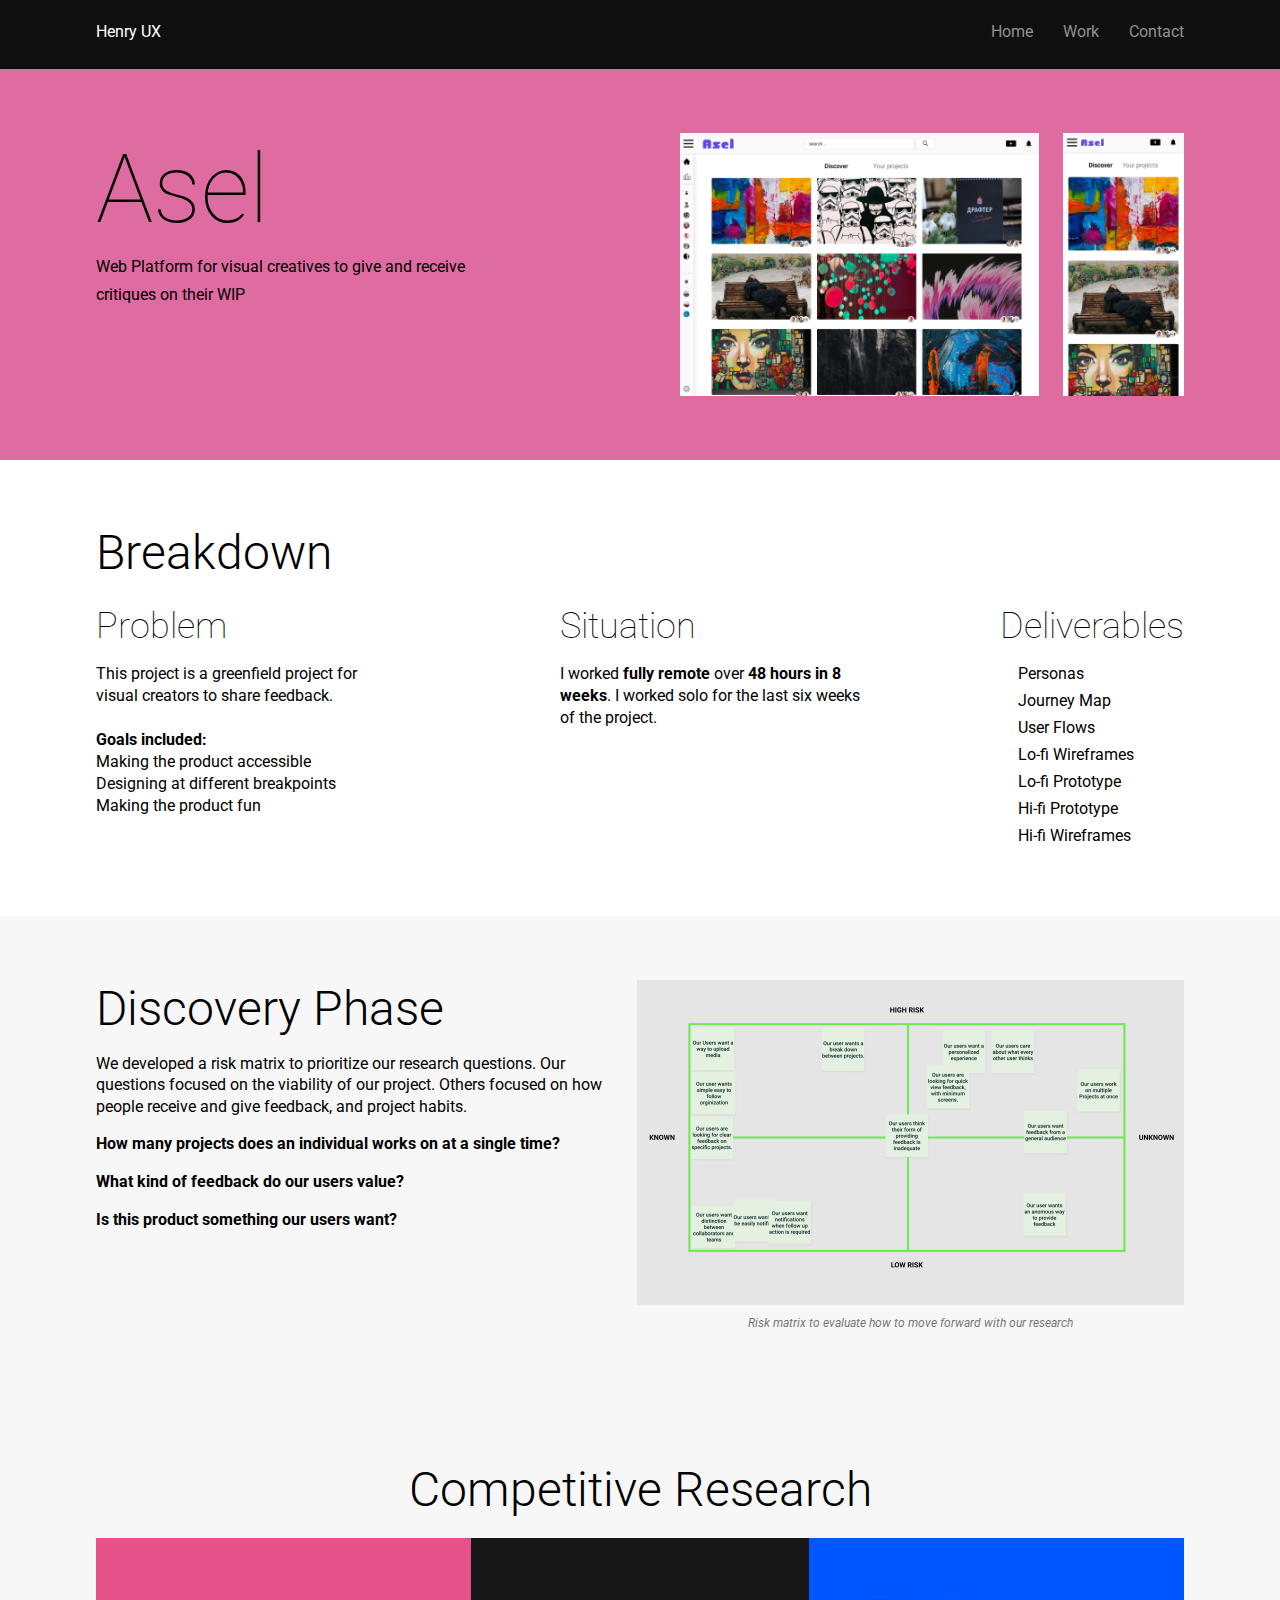
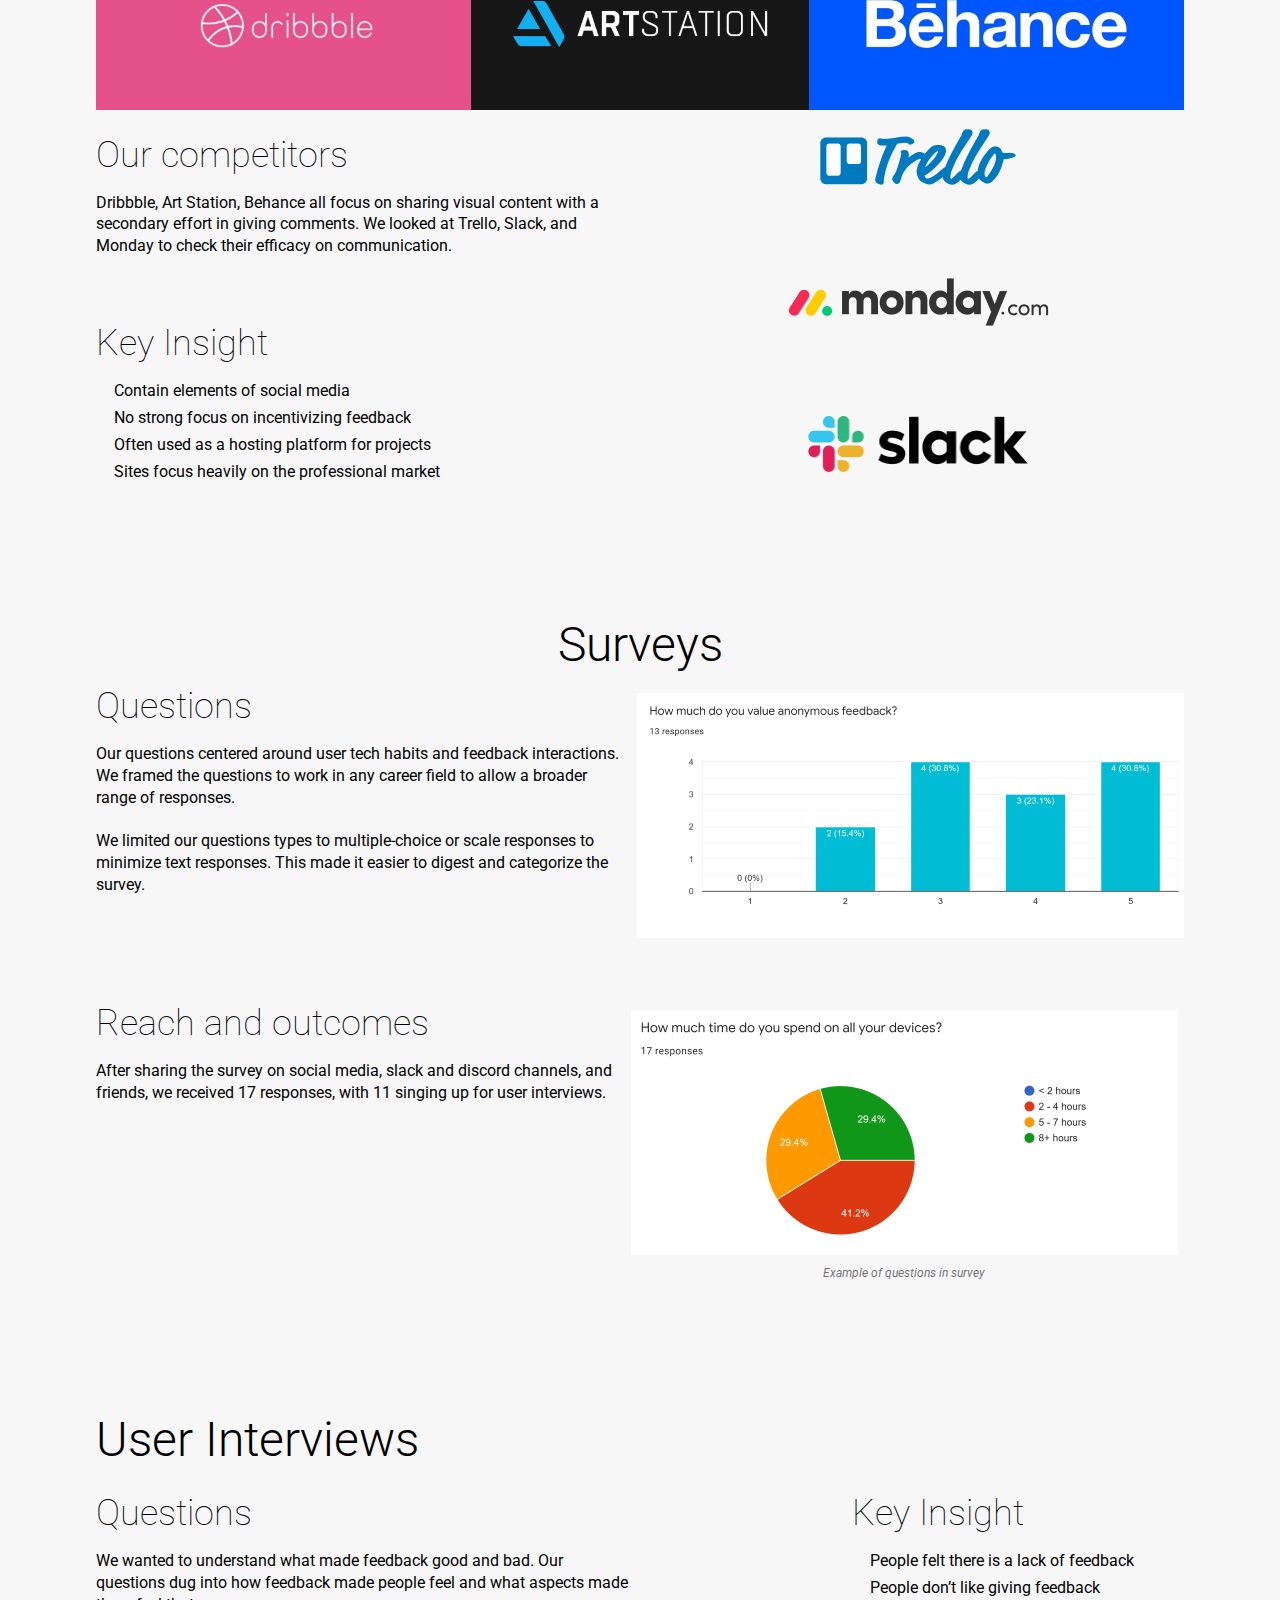
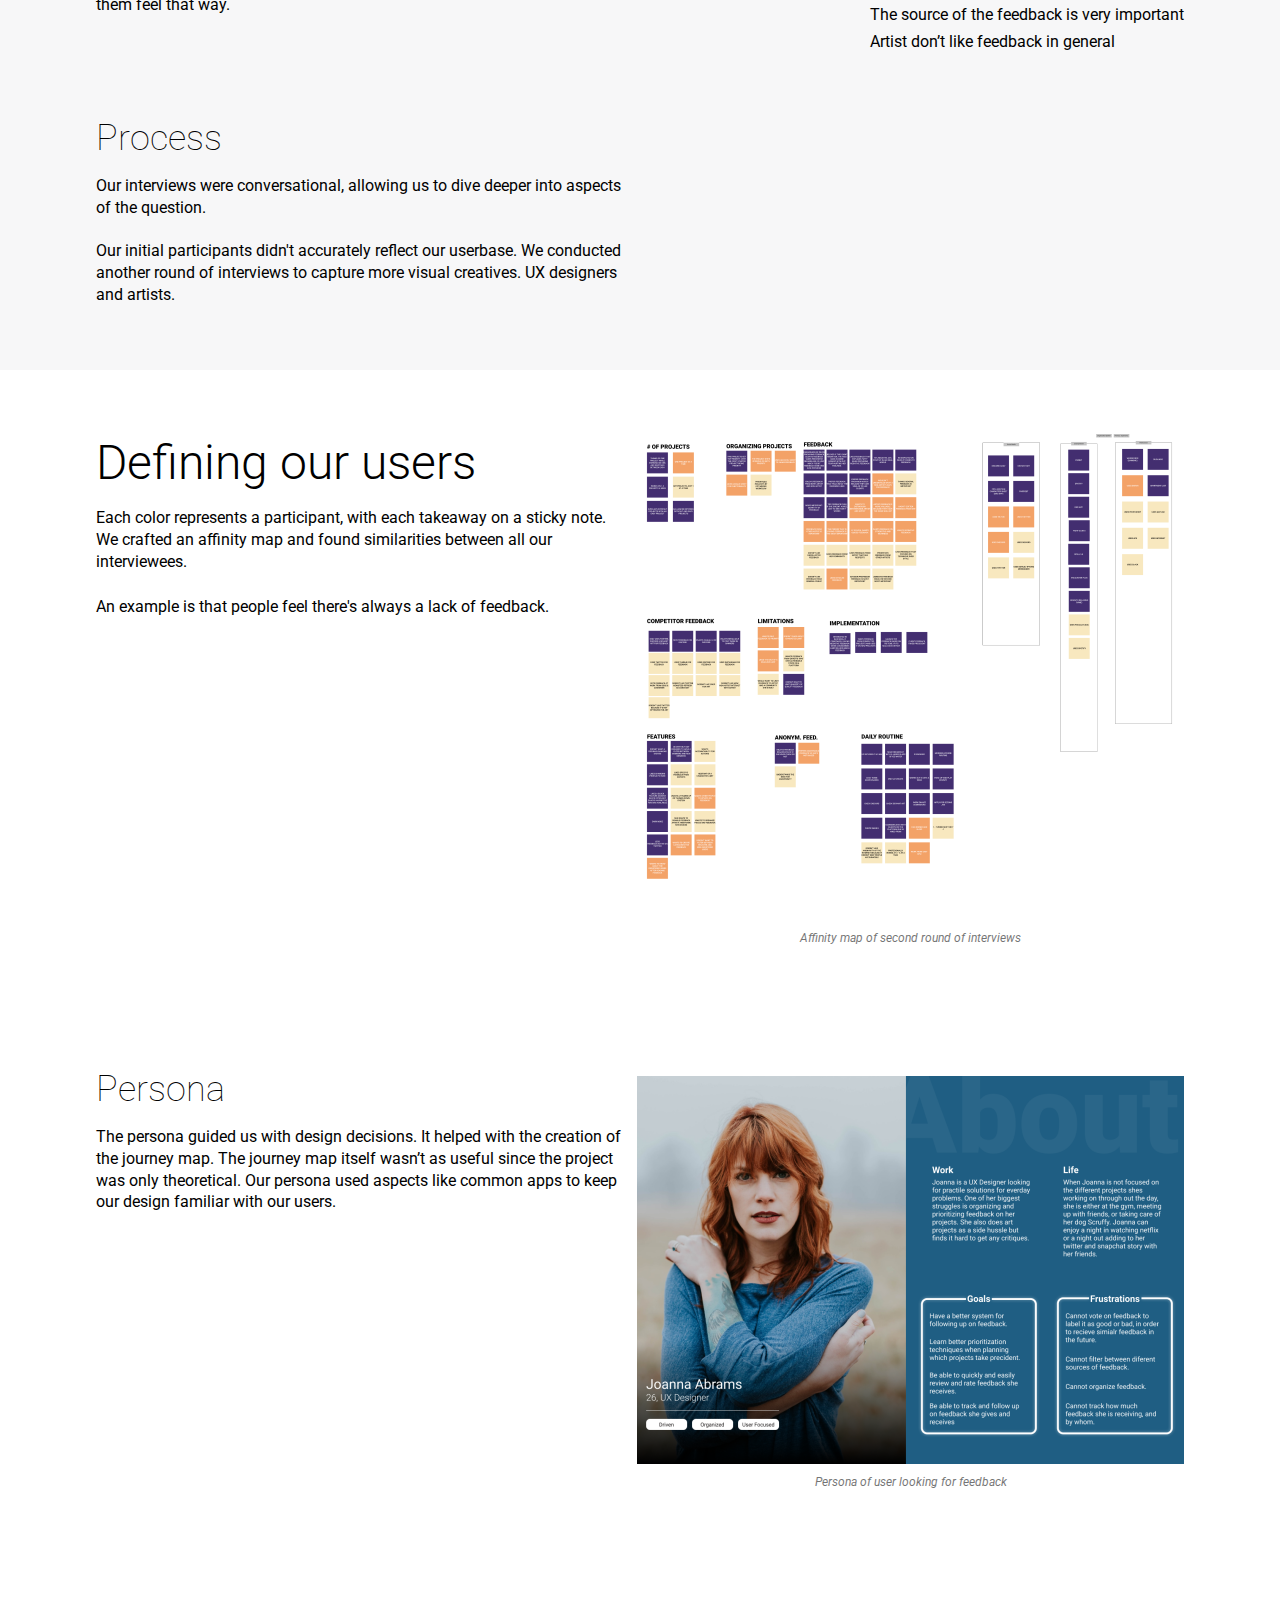
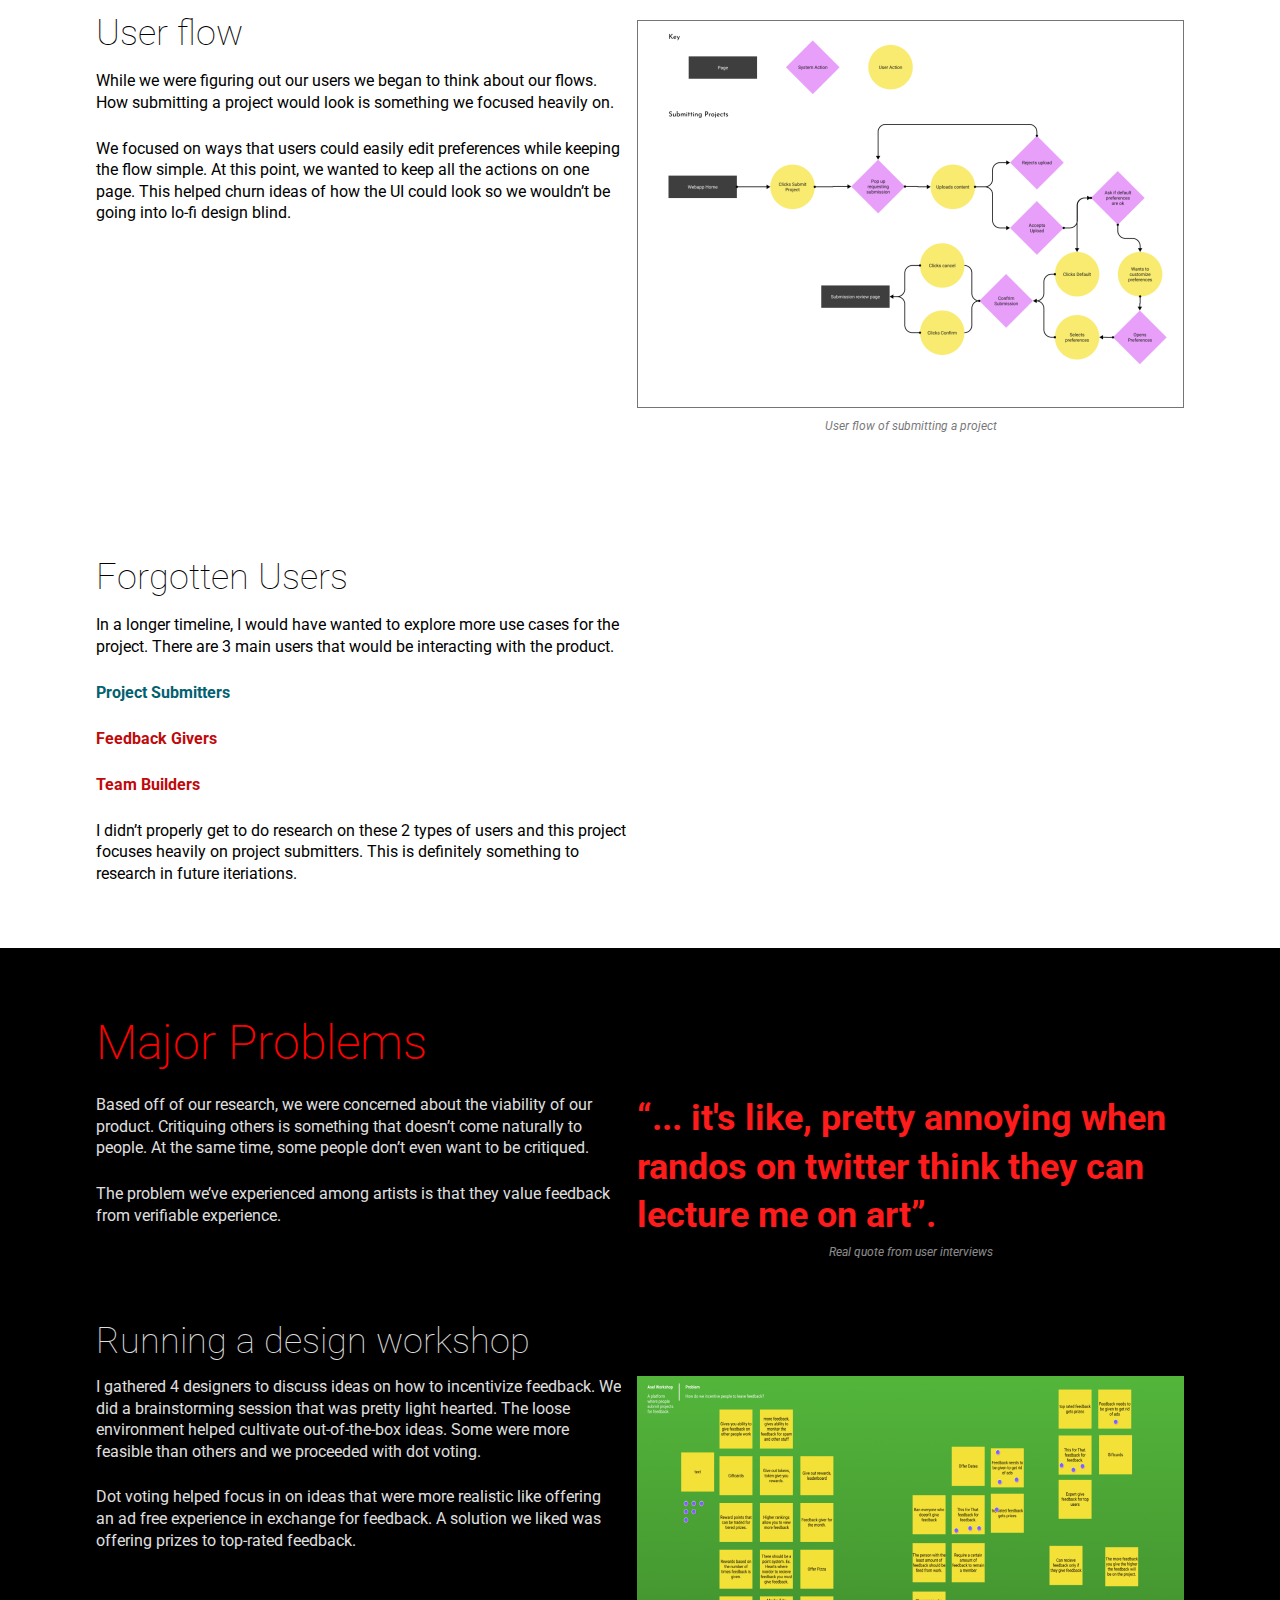
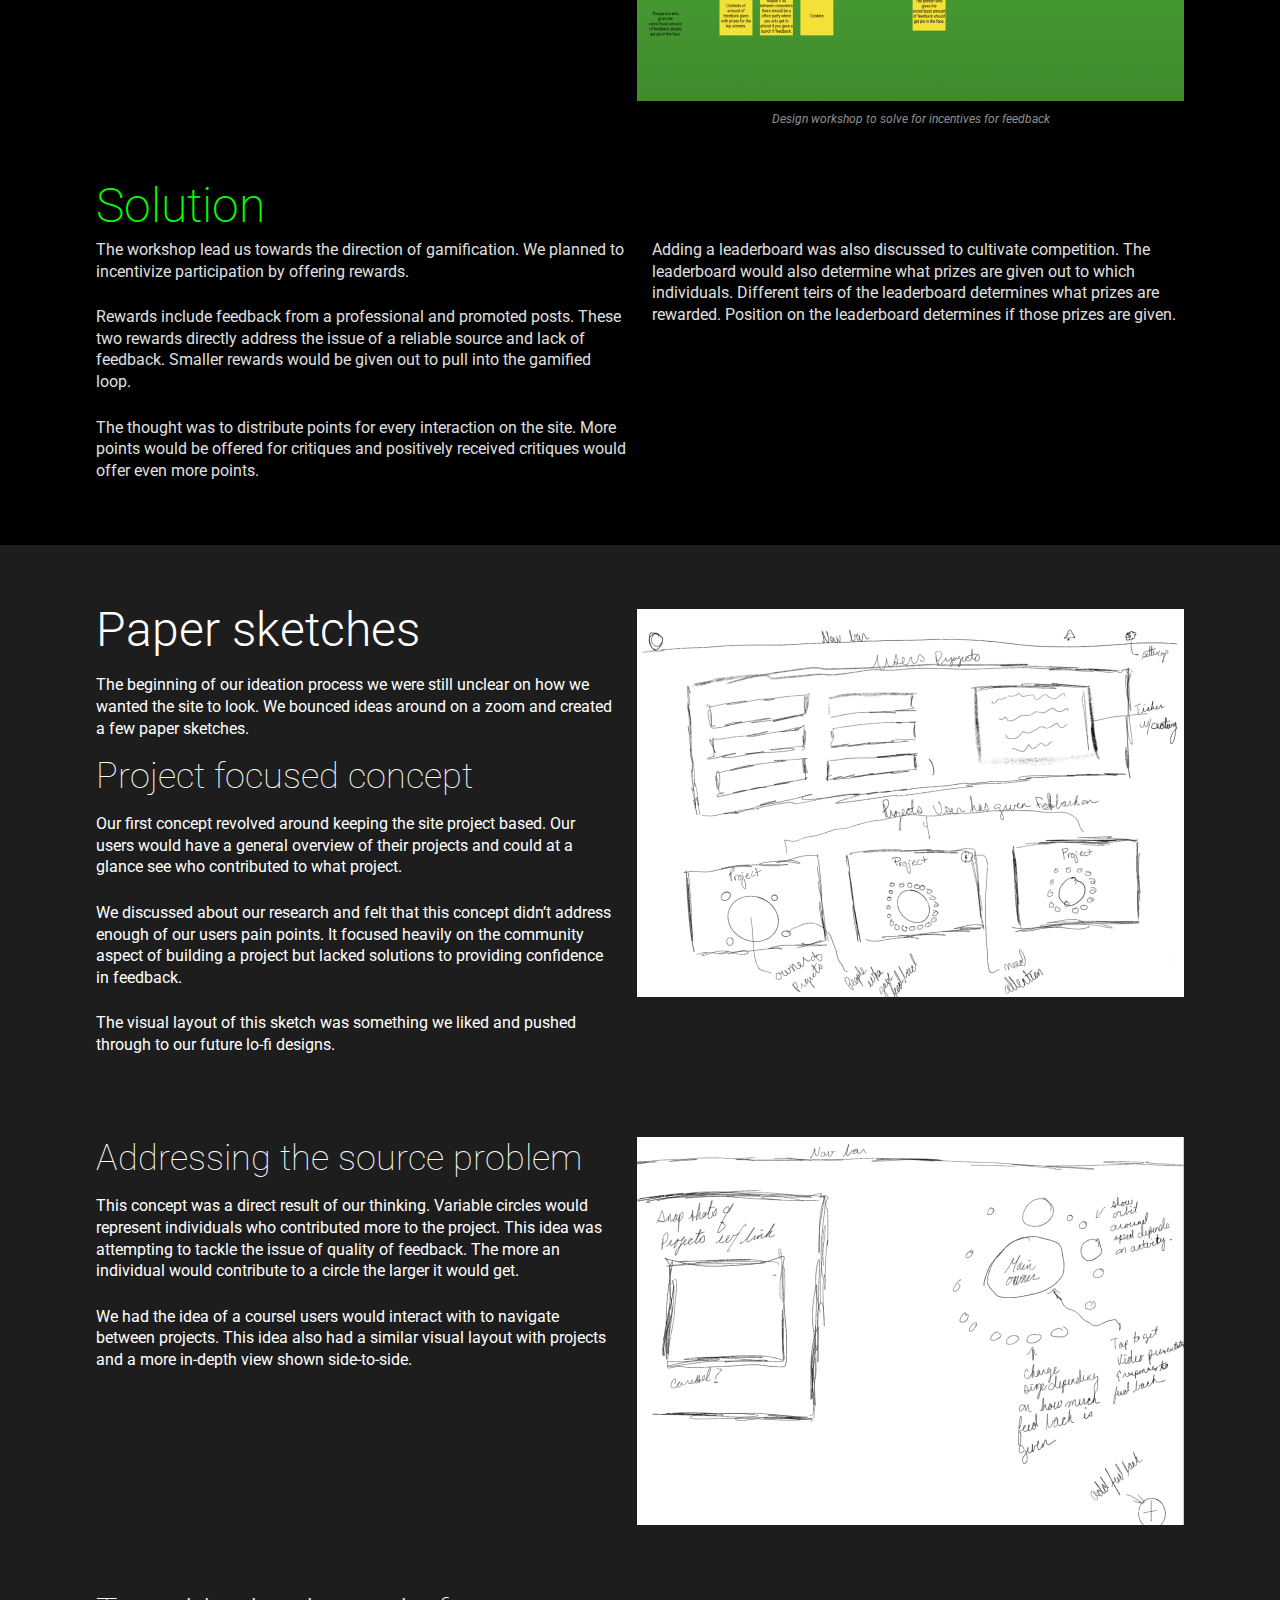
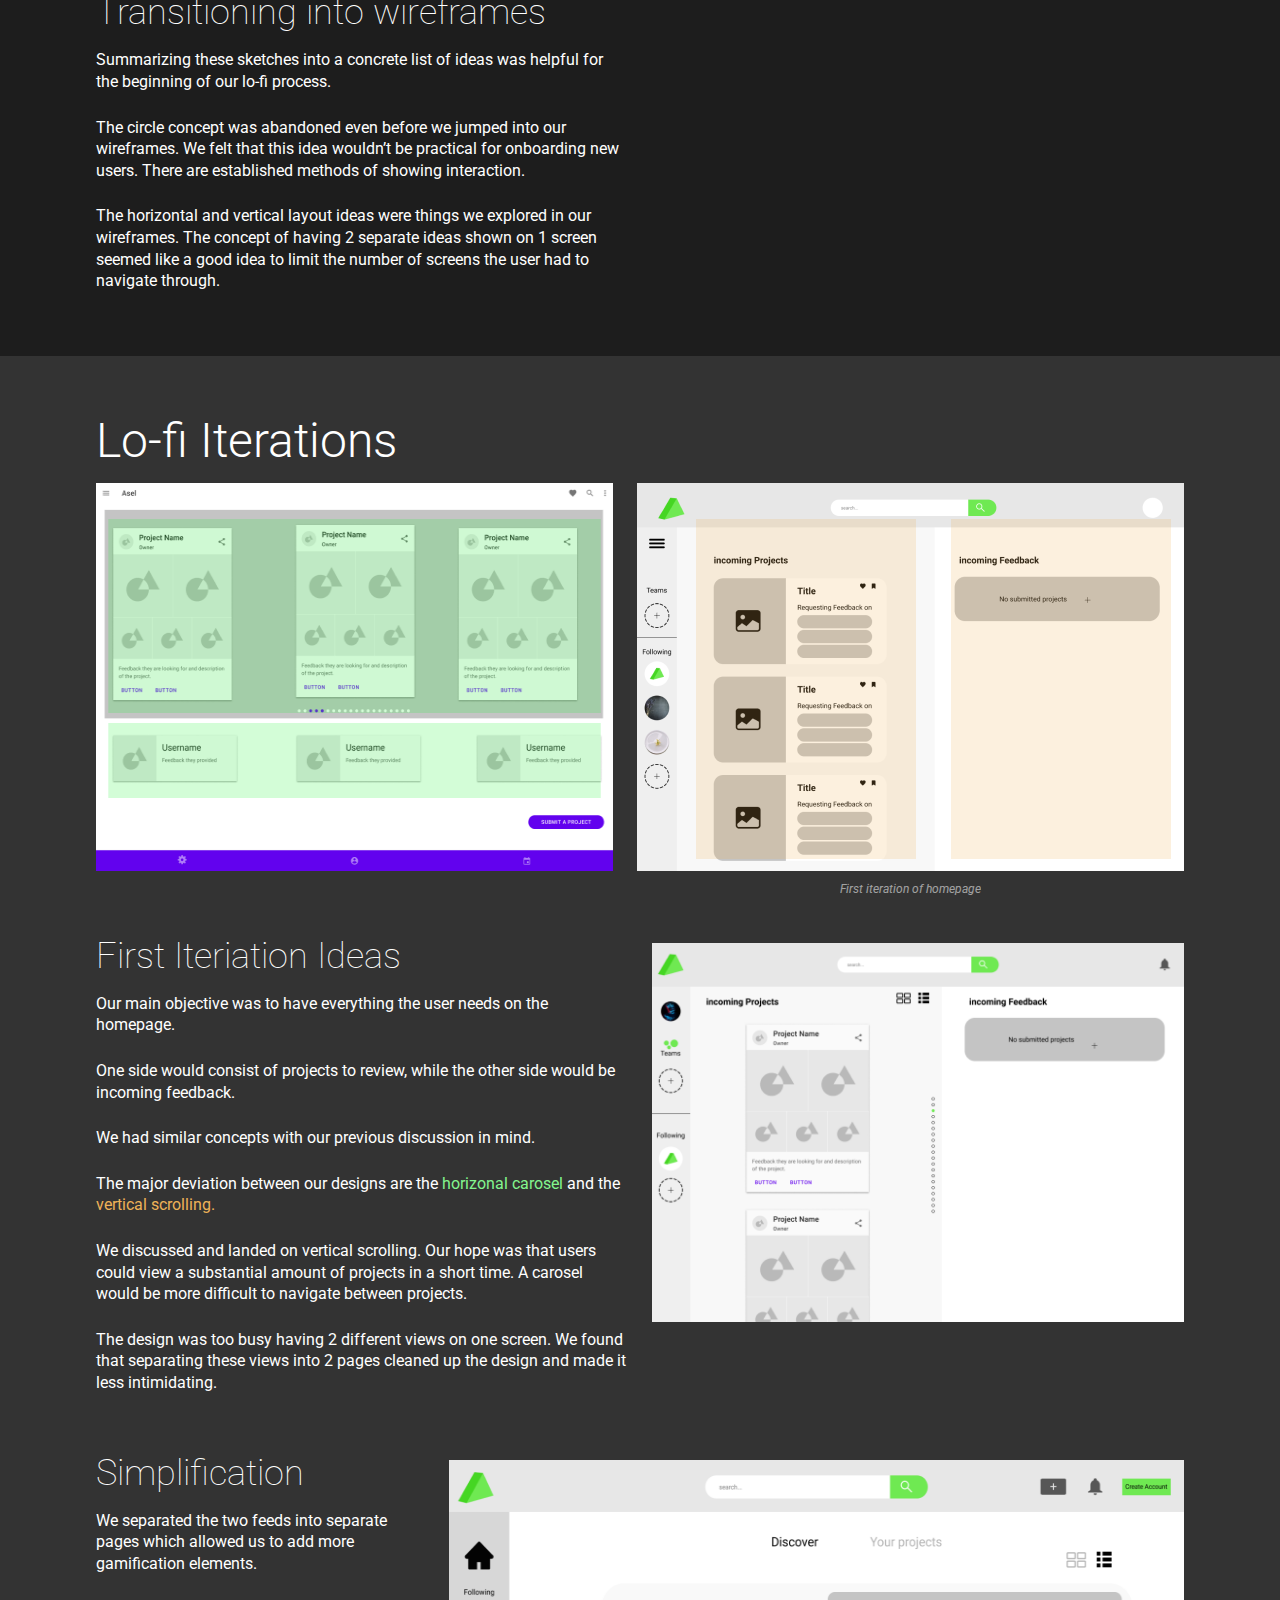
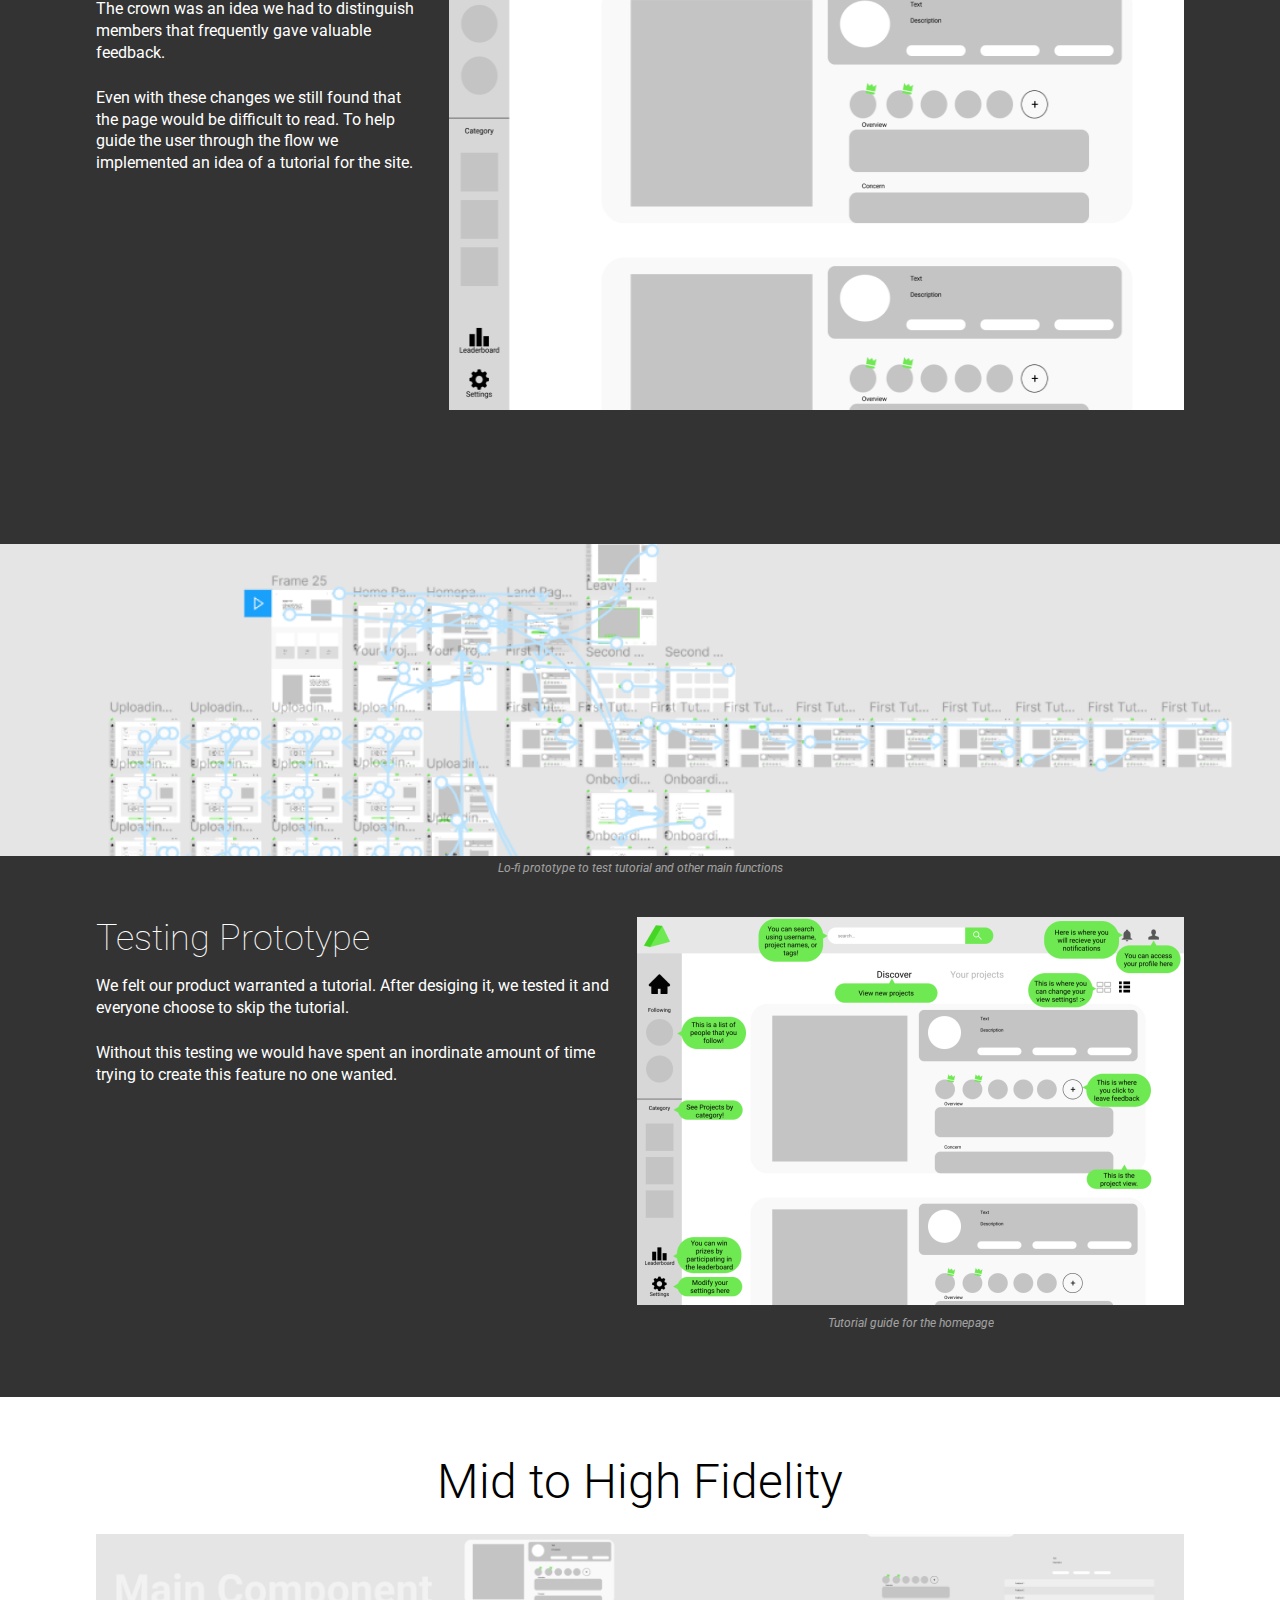
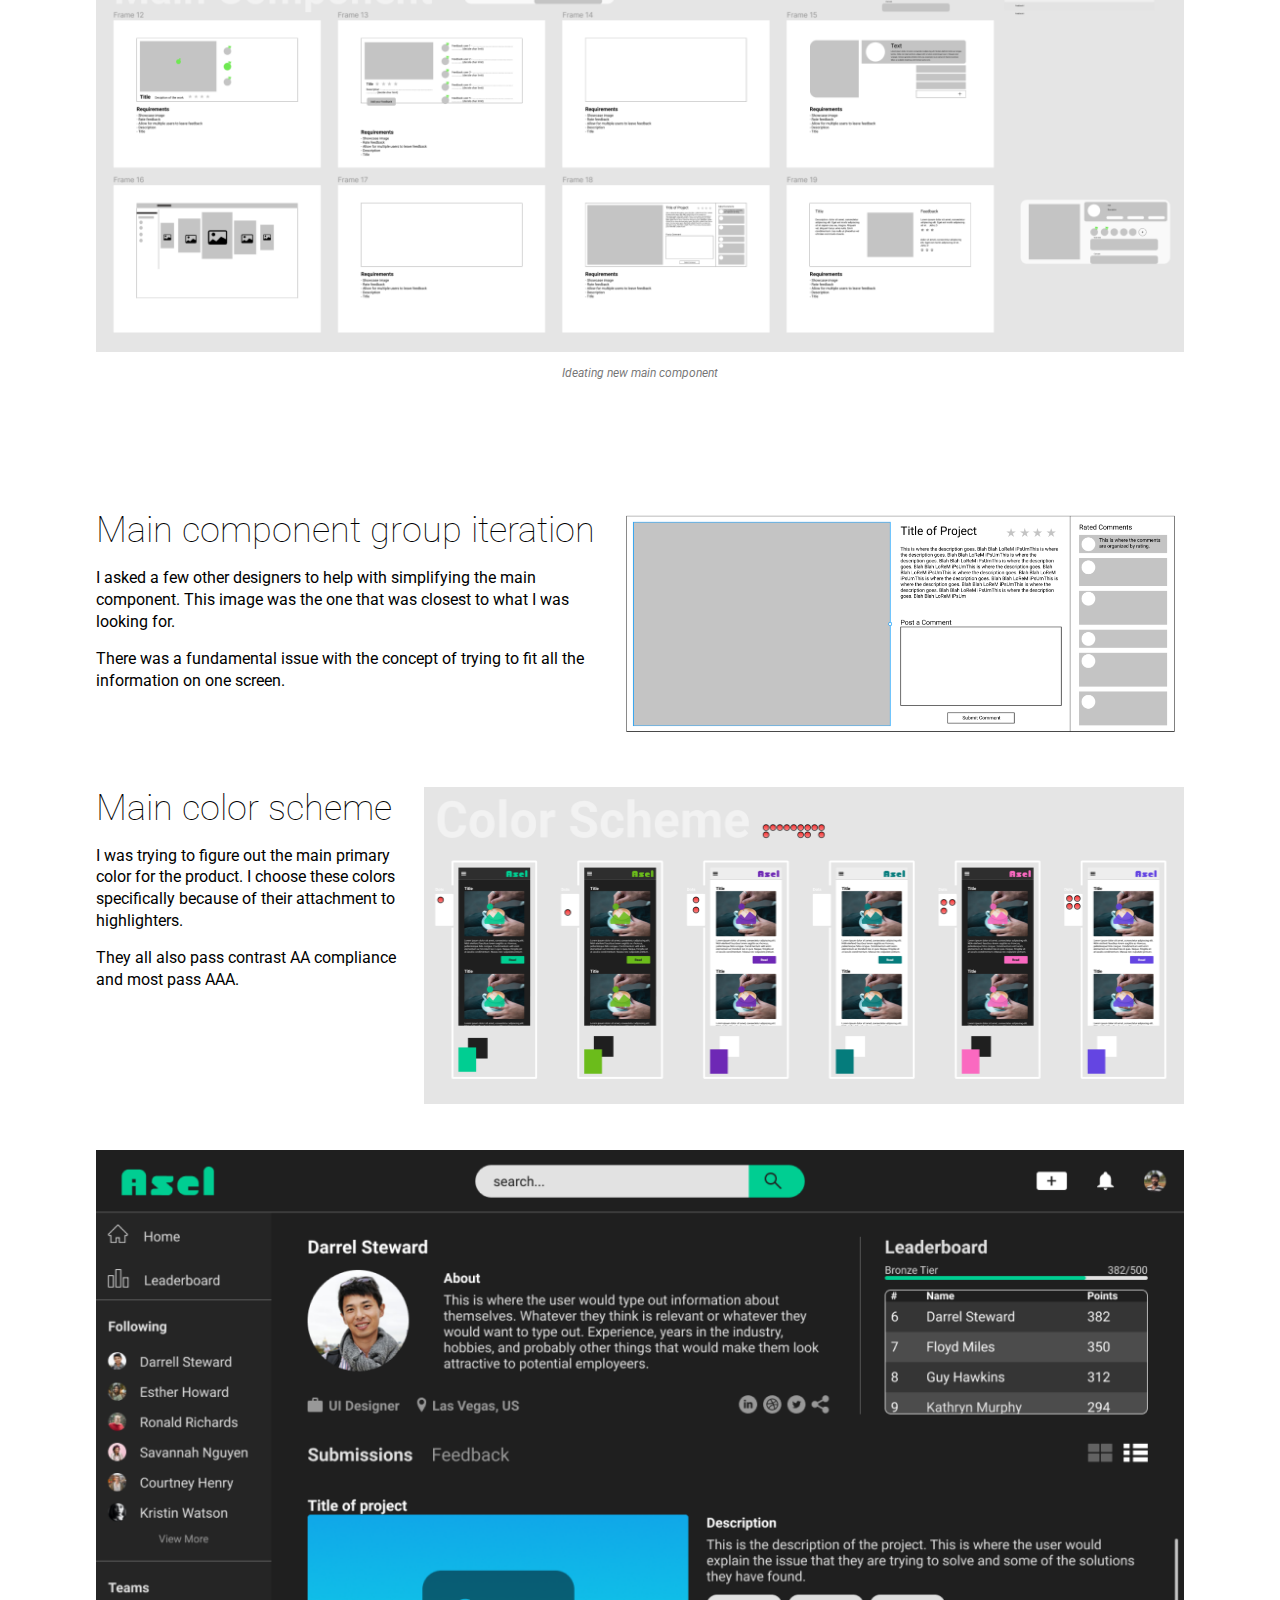
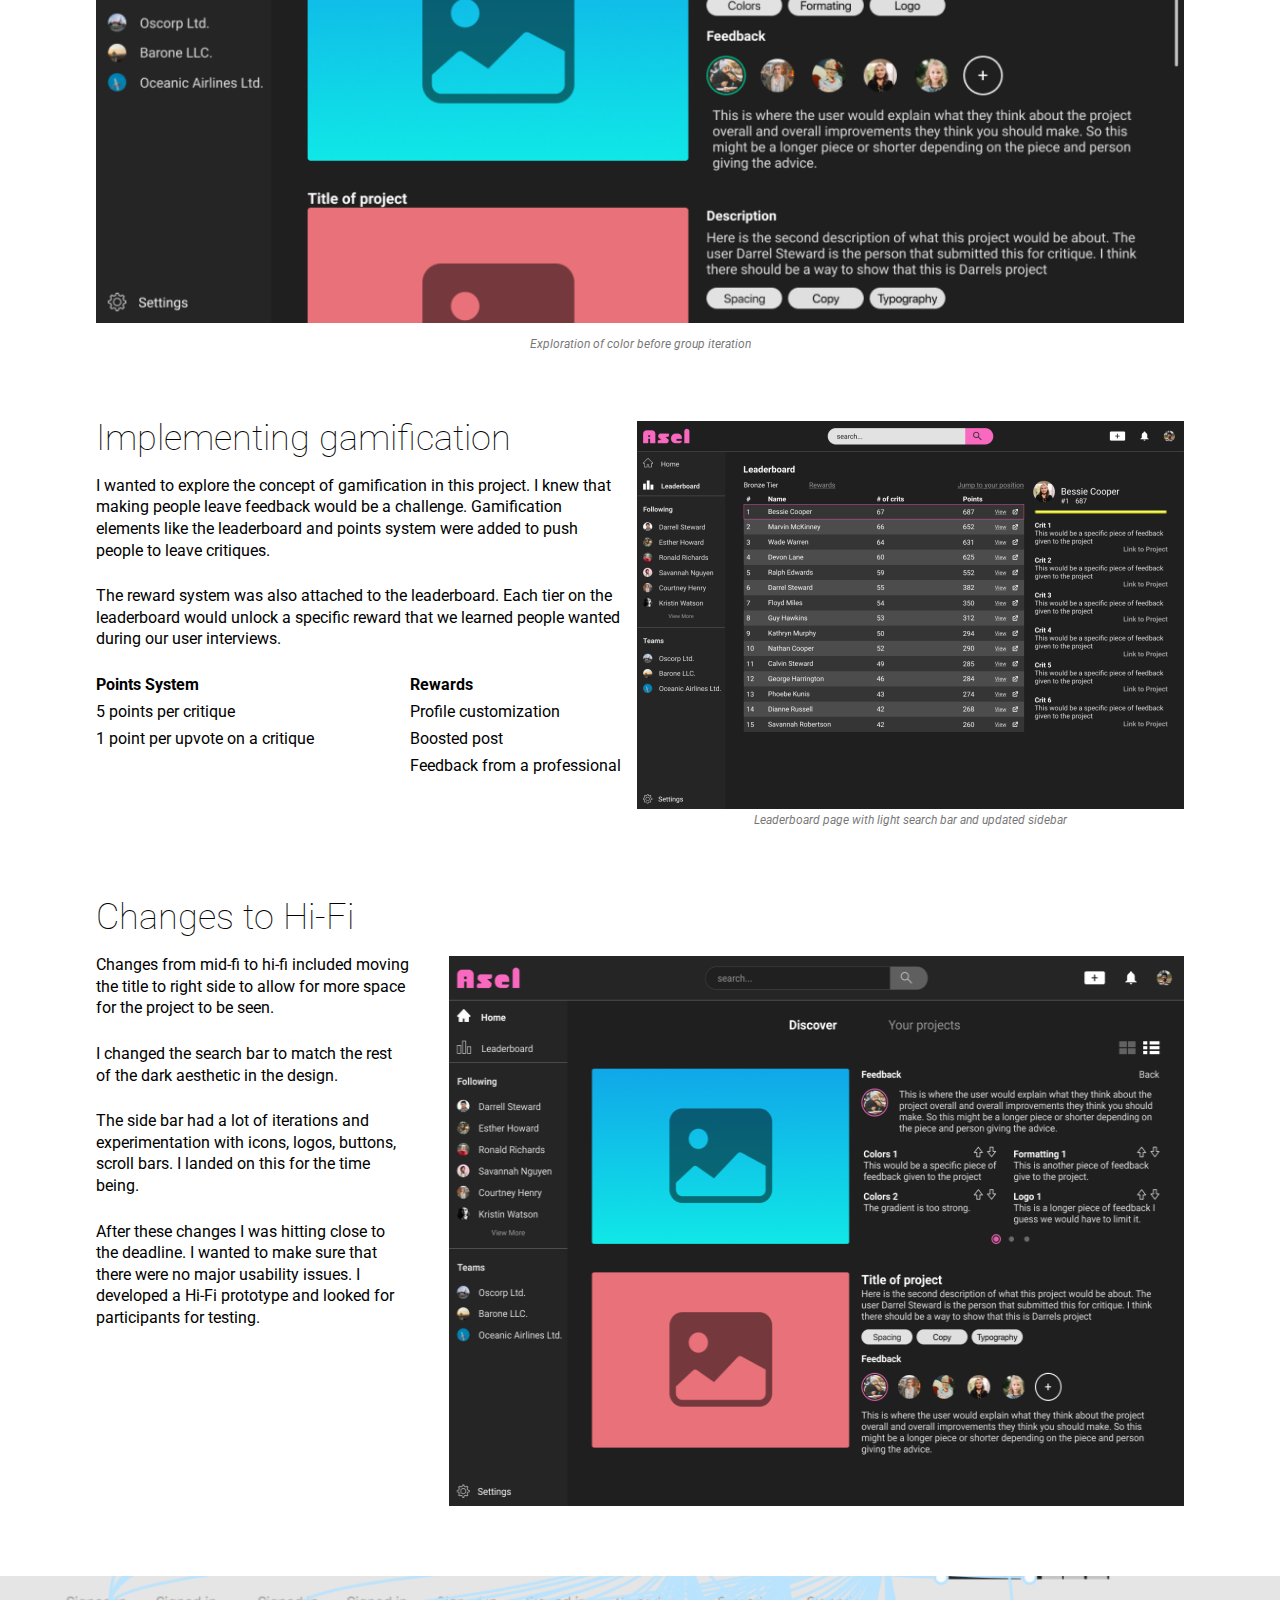
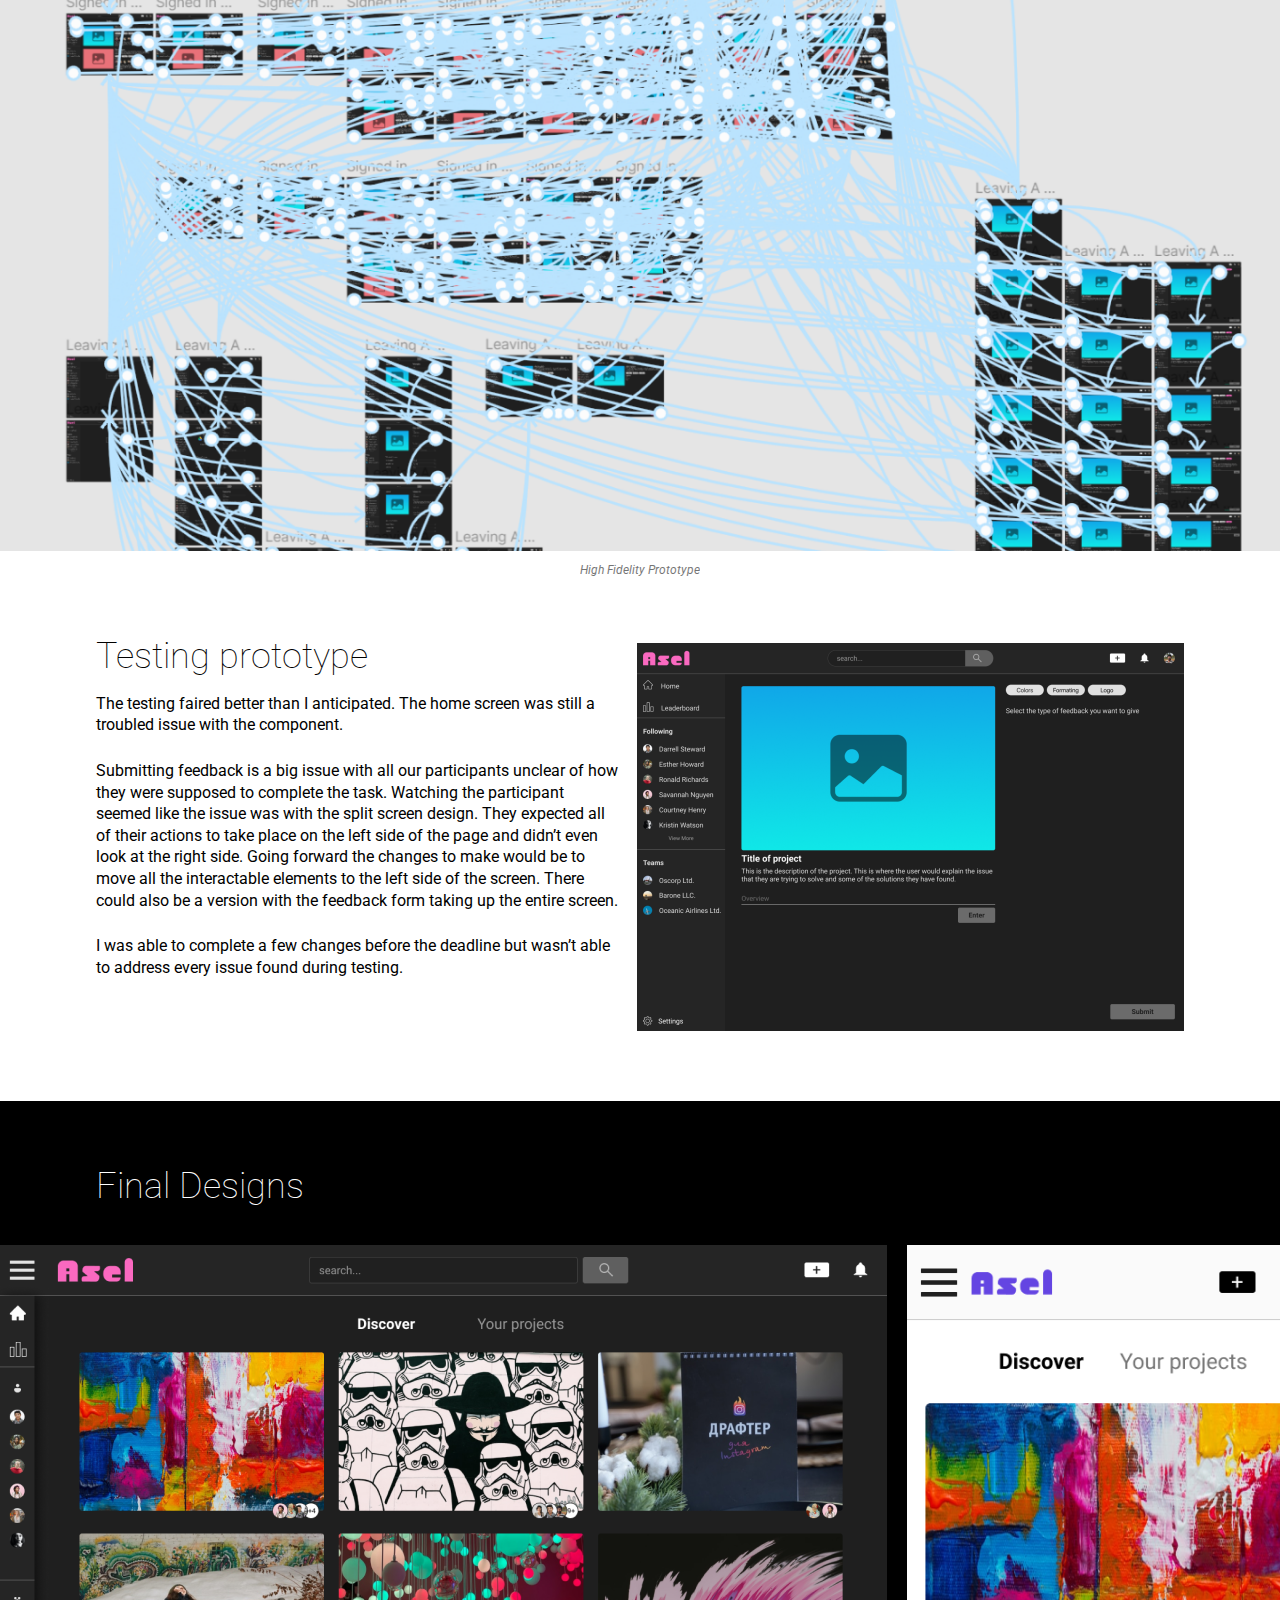
<file: asel.html>
<!DOCTYPE html>
<html lang="en">
  <head>
    <meta charset="UTF-8" />
    <meta http-equiv="X-UA-Compatible" content="IE=edge" />
    <meta name="viewport" content="width=device-width, initial-scale=1.0" />

    <!-- font for Roboto-->
    <link rel="preconnect" href="https://fonts.googleapis.com" />
    <link rel="preconnect" href="https://fonts.gstatic.com" crossorigin />
    <link
      href="https://fonts.googleapis.com/css2?family=Roboto:wght@100;300;400;500;700;900&display=swap"
      rel="stylesheet"
    />

    <!-- styling -->
    <link rel="stylesheet" href="./css/general.css" />
    <link rel="stylesheet" href="./css/asel.css" />
    <!-- font awesome -->
    <link
      rel="stylesheet"
      href="https://cdnjs.cloudflare.com/ajax/libs/font-awesome/6.2.0/css/all.min.css"
      integrity="sha512-xh6O/CkQoPOWDdYTDqeRdPCVd1SpvCA9XXcUnZS2FmJNp1coAFzvtCN9BmamE+4aHK8yyUHUSCcJHgXloTyT2A=="
      crossorigin="anonymous"
      referrerpolicy="no-referrer"
    />
    <title>Henry UX | Asel</title>
  </head>
  <body>
    <header class="header">
      <nav class="main-nav">
        <ul class="main-nav-list">
          <li>
            <a href="./index.html" class="main-nav-link" id="author"
              >Henry UX</a
            >
          </li>
          <li><a href="./index.html" class="main-nav-link">Home</a></li>
          <li><a href="./index.html" class="main-nav-link">Work</a></li>
          <li><a href="./contact.html" class="main-nav-link">Contact</a></li>
        </ul>
      </nav>
      <section class="section-banner">
        <div class="banner container">
          <div class="banner-details">
            <h1 class="heading-primary">Asel</h1>
            <p class="banner-description">
              Web Platform for visual creatives to give and receive 
            </p>
            <p class="banner-description">critiques on their WIP</p>
          </div>
          <div class="banner-images-container">
            <div class="single-img">
              <img
                src="./src/images/asel-images/light-desktop.png"
                alt="Asel homepage desktop view"
                class="banner-img-1"
              />
            </div>
            <div class="single-img">
              <img
                src="./src/images/asel-images/light-mobile.png"
                alt="Asel mobile desktop view"
                class="banner-img-2"
              />
            </div>
          </div>
        </div>
      </section>
    </header>
    <!-- <div class="flex-const">
      <p class="construction">Page still currently under construction</p>
    </div> -->
    <main>
      <!-- SECTION BREAKDOWN -->
      <section class="breakdown">
        <div class="container">
          <h2 class="heading-secondary">Breakdown</h2>
        </div>
        <div class="container grid grid--3-cols breakdown-grid">
          <div class="situation">
            <h3 class="heading-tertiary">Problem</h3>
            <p class="problem-details">
              This project is a greenfield project for visual creators to share
              feedback.
              <br /><br />
              <strong>Goals included:</strong> <br />
              <div class="problem-details">
                <p>Making the product accessible</p>
                <p>Designing at different breakpoints</p>
                <p>Making the product fun</p>
              </div>
            </p>
          </div>
          <div class="situation">
            <h3 class="heading-tertiary ht">Situation</h3>
            <div class="situation-details ht">
              <p class="situation-description">
                I worked <strong>fully remote</strong> over
                <strong>48 hours in 8 weeks</strong>. I worked solo for the last
                six weeks of the project.
              </p>
            </div>
          </div>
          <div class="deliverables">
            <h3 class="heading-tertiary">Deliverables</h3>
            <ul class="deliverable-list">
              <li class="deliverable-item">
                <i class="fa-solid fa-circle-check"></i>Personas
              </li>
              <li class="deliverable-item">
                <i class="fa-solid fa-circle-check"></i>Journey Map
              </li>
              <li class="deliverable-item">
                <i class="fa-solid fa-circle-check"></i>User Flows
              </li>
              <li class="deliverable-item">
                <i class="fa-solid fa-circle-check"></i>Lo-fi Wireframes
              </li>
              <li class="deliverable-item">
                <i class="fa-solid fa-circle-check"></i>Lo-fi Prototype
              </li>
              <li class="deliverable-item">
                <i class="fa-solid fa-circle-check"></i>Hi-fi Prototype
              </li>
              <li class="deliverable-item">
                <i class="fa-solid fa-circle-check"></i>Hi-fi Wireframes
              </li>
            </ul>
          </div>
        </div>
      </section>
      <!-- SECTION DISCOVERY PHASE -->
      <section class="discover_bg">
        <div class="container grid grid--2-cols flex-discovery">

          <div class="flex-column16">
            <h2 class="heading-secondary-16">Discovery Phase</h2>
            <p class="p-discovery">We developed a risk matrix to prioritize our research questions. Our questions focused on the viability of our project. Others focused on how people receive and give feedback, and project habits. </p>
            <p><strong>How many projects does an individual works on at a single time?</strong></p>
            <!-- <br> -->
            <p><strong>What kind of feedback do our users value?</strong></p>
            <!-- <br> -->
            <p><strong>Is this product something our users want?</strong></p>   
          </div>
          <div>
             <img class="image-1-icon" src="./public/image-1@2x.png" alt="Risk matrix" class="level-1-img">
            <i class="example-of-questions-in-survey">Risk matrix to evaluate how to move forward with our research</i>
          </div>
         
       
      </section>
       <!-- SECTION Competitive -->
      <section class="discover_bg">
        <div class="container">
          <h2 class="heading-secondary heading-center">Competitive Research</h2>
        </div>
        <div class="container container-flex">
          <img class="image-3-icon" alt="Dribble Logo" src="public/image-3@2x.png" />
          <img  class="image-2-icon" alt="Art station Logo" src="public/image-2@2x.png"/>
          <img class="image-4-icon" alt="Behance Logo" src="public/image-4@2x.png" />
        </div>
        <div class="container grid-2-cols">
          <div>
            <h3 class="heading-tertiary mt24">Our competitors</h3>
            <p class="p-discovery mt">Dribbble, Art Station, Behance all focus on sharing visual content with a secondary effort in giving comments. We looked at Trello, Slack, and Monday to check their efficacy on communication.</p>
            <br /><br /><br />
            <h3 class="heading-tertiary">Key Insight</h3>
            <ul class="mt deliverable-list">
              <li class="deliverable-item"><i class="fa-solid fa-exclamation-circle"></i>Contain elements of social media</li>
              <li class="deliverable-item"><i class="fa-solid fa-exclamation-circle"></i>No strong focus on incentivizing feedback</li>
              <li class="deliverable-item"><i class="fa-solid fa-exclamation-circle"></i>Often used as a hosting platform for projects</li>
              <li class="deliverable-item"><i class="fa-solid fa-exclamation-circle"></i>Sites focus heavily on the professional market</li>
            </ul>
          </div>
          
          <div class="some-flex">
            <img class="image-11-icon" alt="Trello Logo" src="public/image-11@2x.png" />
            <img class="image-12-icon" alt="Monday.com logo" src="public/image-12@2x.png" />
            <img class="image-13-icon" alt="Slack Logo" src="public/image-13@2x.png" />
          </div>
        </div>
      </section>
       <!-- SECTION SURVEY -->
      <section class="discover_bg">
        <div class="container">
          <h2 class="heading-secondary heading-center">Surveys</h2>
        </div>
        <div class="container grid grid--2-cols flex-discovery">
          <div class="">
            <h2 class="heading-tertiary xt">Questions</h2>
            <p class="p-discovery mt">Our questions centered around user tech habits and feedback interactions. We framed the questions to work in any career field to allow a broader range of responses.</p>
            <br>
            <p>
            We limited our questions types to multiple-choice or scale responses to minimize text responses. This made it easier to digest and categorize the survey.</p>
          </div>
          <div>
            <img class="image-5-icon" alt="Bar graph of how much people value anonymous feedback on a scale of 1 - 5 with responses 3 and 5 both equal with 4 votes. Response 4 is next with 3 votes, and response 2 with 2 votes. Response 1 has no votes." src="public/image-5@2x.png" />
          </div>
        </div>
        <br>
        <br>
        <br>
        <div class="container grid grid--2-cols flex-discovery">
          <div class="">
            <h2 class="heading-tertiary xt">Reach and outcomes</h2>
            <p class="p-discovery mt">After sharing the survey on social media, slack and discord channels, and friends, we received 17 responses, with 11 singing up for user interviews.</p>
            <br>
          </div>
          <div>
             <img class="image-5-icon" alt="Pie graph of time spent on different devices" src="public/image-14@2x.png" />
             <i class="example-of-questions-in-survey">Example of questions in survey</i>
          </div>
        </div>
      </section>
        <!-- SECTION USER INTERVIEWS -->
        <section class="discover_bg">
        <div class="container">
          <h2 class="heading-secondary">User Interviews</h2>
        </div>
        <div class="container grid grid-2-cols flex-discovery">
          <div class="ideas-details flex-column">
            <div class="">
              <h2 class="heading-tertiary mt">Questions</h2>
              <p class="p-discovery mt">We wanted to understand what made feedback good and bad. Our questions dug into how feedback made people feel and what aspects made them feel that way.</p>
              <br>
              <h2 class="heading-tertiary pt">Process</h2>
              <p class="p-discovery mt">Our interviews were conversational, allowing us to dive deeper into aspects of the question.</p>
              <br>
              <p>
                Our initial participants didn't accurately reflect our userbase. We conducted another round of interviews to capture more visual creatives. UX designers and artists.
              </p> 
            </div> 
          </div>
          <div>
            <ul class="mt deliverable-list ml20">
              <h3 class="heading-tertiary">Key Insight</h3>
              <li class="deliverable-item"><i class="fa-solid fa-exclamation-circle"></i>People felt there is a lack of feedback</li>
              <li class="deliverable-item"><i class="fa-solid fa-exclamation-circle"></i>People don’t like giving feedback</li>
              <li class="deliverable-item"><i class="fa-solid fa-exclamation-circle"></i>The source of the feedback is very important</li>
              <li class="deliverable-item"><i class="fa-solid fa-exclamation-circle"></i>Artist don’t like feedback in general</li> 
            </ul>
          </div>
      </section>
       <!-- SECTION DEFINING OUR USERS -->
      <section class="breakdown">
        <div class="container grid grid--2-cols flex-discovery">

          <div class="ideas-details flex-column">
            <h2 class="heading-secondary hs">Defining our users</h2>
            <p class="p-discovery">Each color represents a participant, with each takeaway on a sticky note. We crafted an affinity map and found similarities between all our interviewees.</p>
            <p>An example is that people feel there's always a lack of feedback.</p>
          </div>
          <div>
            <img class="image-1-icon frame-1-2-1" src="./public/frame-1-2-1@2x.png" alt="Affinity Map of user interviews" class="level-1-img">
            <i class="example-of-questions-in-survey">Affinity map of second round of interviews</i>
          </div>
      </section>
      <section class="breakdown">
        <div class="container grid grid--2-cols flex-discovery">

          <div class="ideas-details flex-column">
            <h2 class="heading-tertiary hs xt">Persona</h2>
            <p class="p-discovery">The persona guided us with design decisions. It helped with the creation of the journey map. The journey map itself wasn’t as useful since the project was only theoretical. Our persona used aspects like common apps to keep our design familiar with our users.</p>
          </div>
          <div>
            <img src="./public/persona-joanna-abrams@2x.png" alt="Persona of Joanna a possible user compiled from user data">
            <i class="example-of-questions-in-survey">Persona of user looking for feedback</i>
          </div>
      </section>
       <section class="breakdown">
        <div class="container grid grid--2-cols flex-discovery">

          <div class="ideas-details flex-column">
            <h2 class="heading-tertiary hs xt">User flow</h2>
            <p class="p-discovery">While we were figuring out our users we began to think about our flows. How submitting a project would look is something we focused heavily on.</p>
            <p class="p-discovery">
              We focused on ways that users could easily edit preferences while keeping the flow simple. At this point, we wanted to keep all the actions on one page. This helped churn ideas of how the UI could look so we wouldn’t be going into lo-fi design blind.
            </p>
          </div>
          <div>
            <img src="./public/submitting-projects-1@2x.png" alt="user flow of submitting a project">
            <i class="example-of-questions-in-survey">User flow of submitting a project</i>
          </div>
      </section>
      <section class="breakdown">
        <div class="container grid grid-2-cols flex-discovery">

          <div class="ideas-details flex-column">
            <h2 class="heading-tertiary hs xt">Forgotten Users</h2>
            <p class="p-discovery">In a longer timeline, I would have wanted to explore more use cases for the project. There are 3 main users that would be interacting with the product.</p>
            <strong style="color: #016171">Project Submitters</strong>
            <strong style="color: #C00909">Feedback Givers</strong>
            <strong style="color: #C00909">Team Builders</strong>
            <p class="p-discovery">
              I didn’t properly get to do research on these 2 types of users and this project focuses heavily on project submitters. This is definitely something to research in future iteriations.
            </p>
          </div>
        </div>
      </section>
      <section class="problems">
        <div class="container">
          <h2 class="heading-red">Major Problems</h2>
        </div>
        <div class="container grid grid-2-cols flex-discovery">
          <div class="ideas-details flex-column">
            <p class="p-discovery white-o">Based off of our research, we were concerned about the viability of our product. Critiquing others is something that doesn’t come naturally to people. At the same time, some people don’t even want to be critiqued.</p>
            <p class="p-discovery white-o">The problem we’ve experienced among artists is that they value feedback from verifiable experience.</p>
          </div>
          <div>
            <p class="p-discovery red weigh700">“... it's like, pretty annoying when randos on twitter think they can lecture me on art”.</p>
            <i class="example-of-questions-in-survey white">Real quote from user interviews</i>
          </div>
        </div>
        <br>
        <br>
        <br>
        <div class="container">
           <h2 class="heading-tertiary white-o hs xt">Running a design workshop</h2>
        </div>
        <br>
        <div class="container grid grid--2-cols flex-discovery">
          <div class="ideas-details flex-column">
            <p class="p-discovery white-o">I gathered 4 designers to discuss ideas on how to incentivize feedback. We did a brainstorming session that was pretty light hearted. The loose environment helped cultivate out-of-the-box ideas. Some were more feasible than others and we proceeded with dot voting.</p>
            <p class="p-discovery white-o">
            Dot voting helped focus in on ideas that were more realistic like offering an ad free experience in exchange for feedback. A solution we liked was offering prizes to top-rated feedback. </p> 
          </div>
          <div>
             <img class="image-1-icon" src="./public/frame-1-1-1@2x.png" alt="Completed dot voting of a workshop ideating features for Asel" class="level-1-img">
            <i class="example-of-questions-in-survey white">Design workshop to solve for incentives for feedback</i>
          </div>
        </div>
        <br>
        <br>
        <br>
        <div class="container">
           <h2 class="heading-running green">Solution</h2>
        </div>
        <br>
        <div class="container grid grid-2-cols flex-discovery">
          <div class="ideas-details flex-column">
            <p class="p-discovery white-o">The workshop lead us towards the direction of gamification. We planned to incentivize participation by offering rewards. </p>
            <p class="p-discovery white-o">
            Rewards include feedback from a professional and promoted posts. These two rewards directly address the issue of a reliable source and lack of feedback. Smaller rewards would be given out to pull into the gamified loop. </p> 
             <p class="p-discovery white-o">
            The thought was to distribute points for every interaction on the site.
            More points would be offered for critiques and positively received critiques would offer even more points.</p> 
          </div>
          <div class="ideas-details flex-column">
            <p class="p-discovery white-o">Adding a leaderboard was also discussed to cultivate competition. The leaderboard would also determine what prizes are given out to which individuals. Different teirs of the leaderboard determines what prizes are rewarded. Position on the leaderboard determines if those prizes are given.</p>
          </div>
        </div>
      </section>
      <section class="paper">
        <div class="container grid grid-2-cols flex-discovery">
          <div class="ideas-details flex-column">
            <h2 class="heading-secondary white hs xt">Paper sketches</h2>
            <p class="p-discovery white">The beginning of our ideation process we were still unclear on how we wanted the site to look. We bounced ideas around on a zoom and created a few paper sketches.</p>
            <h3 class="heading-tertiary white hs xt">Project focused concept</h3>
            <p class="p-discovery white">Our first concept revolved around keeping the site project based. Our users would have a general overview of their projects and could at a glance see who contributed to what project.</p>
            <p class="p-discovery white">We discussed about our research and felt that this concept didn’t address enough of our users pain points. It focused heavily on the community aspect of building a project but lacked solutions to providing confidence in feedback.</p>
            <p class="p-discovery white">The visual layout of this sketch was something we liked and pushed through to our future lo-fi designs.</p>
          </div>
          <div>
             <img src="./public/image-15@2x.png" alt="Paper sketch of a possible layout for the homepage" class="image-15-icon">
          </div>
        </div>
        <br>
        <br>
        <br>
        <div class="container grid grid-2-cols flex-discovery">
          <div class="ideas-details flex-column">
            <h2 class="heading-tertiary white hs xt mg">Addressing the source problem</h2>
            <p class="p-discovery white">This concept was a direct result of our thinking. Variable circles would represent individuals who contributed more to the project. This idea was attempting to tackle the issue of quality of feedback. The more an individual would contribute to a circle the larger it would get.</p>
            <p class="p-discovery white">We had the idea of a coursel users would interact with to navigate between projects. This idea also had a similar visual layout with projects and a more in-depth view shown side-to-side.</p>
          </div>
          <div>
             <img src="./public/image-16@2x.png" alt="Paper sketch iteration of homepage" class="image-15-icon mg">
          </div>
        </div>
        <br>
        <br>
        <div class="container grid grid-2-cols flex-discovery">
        <div class="ideas-details flex-column">
          <h2 class="heading-tertiary white hs xt mg">Transitioning into wireframes</h2>
          <p class="p-discovery white">Summarizing these sketches into a concrete list of ideas was helpful for the beginning of our lo-fi process. </p>
          <p class="p-discovery white">The circle concept was abandoned even before we jumped into our wireframes. We felt that this idea wouldn’t be practical for onboarding new users. There are established methods of showing interaction.</p>
          <p class="p-discovery white">The horizontal and vertical layout ideas were things we explored in our wireframes. The concept of having 2 separate ideas shown on 1 screen seemed like a good idea to limit the number of screens the user had to navigate through.</p>
        </div>
      </section>
      <section class="lo-fi">
        <div class="container">
          <h2 class="heading-secondary white hs xt">Lo-fi Iterations</h2>
          <br>
        </div>
        <div class="container grid grid-2-cols flex-discovery">
          <div class="ideas-details flex-column">
            <img src="./public/lofi1.png" alt="Iteration using material design of homepage" class="level-1-img">
          </div>
          <div>
            <img src="./public/lofi2.png" alt="lo-fi iteration of homepage" class="level-1-img">
            <i class="example-of-questions-in-survey white hs xt">First iteration of homepage</i>
          </div>
        </div>
        <br>
        <br>
        <div class="container grid grid-2-cols flex-discovery">
          <div class="ideas-details flex-column">
            <h2 class="heading-tertiary white hs xt">First Iteriation Ideas</h2>
            <p class="p-discovery white">Our main objective was to have everything the user needs on the homepage.</p>
            <p class="p-discovery white">One side would consist of projects to review, while the other side would be incoming feedback.</p>
            <p class="p-discovery white">We had similar concepts with our previous discussion in mind.</p>
            <p class="p-discovery white">The major deviation between our designs are the <span style="color:#83F58E">horizonal carosel</span> and the <span style="color:#EEB258">vertical scrolling.</span></p>
            <p class="p-discovery white">We discussed and landed on vertical scrolling. Our hope was that users could view a substantial amount of projects in a short time. A carosel would be more difficult to navigate between projects.</p>
            <p class="p-discovery white">The design was too busy having 2 different views on one screen. We found that separating these views into 2 pages cleaned up the design and made it less intimidating.</p>
          </div>
          <div>
             <img src="./public/desktop--19-1@2x.png" alt="lo-fi iteration of homepage with some material design components" class="">
          </div>
          </div>
          <br>
          <br>
          <br>
          <div class="container grid grid--2-cols flex-discovery">
            <div class="ideas-details flex-column">
              <h2 class="heading-tertiary white hs xt">Simplification</h2>
              <p class="p-discovery white">We separated the two feeds into separate pages which allowed us to add more gamification elements.</p>
              <p class="p-discovery white">The crown was an idea we had to distinguish members that frequently gave valuable feedback.</p>
              <p class="p-discovery white">Even with these changes we still found that the page would be difficult to read. To help guide the user through the flow we implemented an idea of a tutorial for the site.</p>
            </div>
            <br>
            <br>
            <div>
              <img src="./public/homepage-grid-view-1@2x.png" alt="Iteration of asel homepage" class="homepage-grid-view-1">
            </div>
        </div>
      </section>
      <section class="lo-fi">
        <div class="grid-1-cols flex-discovery">
            <img src="./public/image-6@2x.png" alt="snippit of lo-fi asel prototype" class="image-6">
        </div>
        <div class="container flex-lo-fi">
            <i class="example-of-questions-in-survey white">Lo-fi prototype to test tutorial and other main functions</i>
        </div>
        </section>
      </section>
      <div class="lo-fi mb">
        <div class="container grid grid-2-cols flex-discovery">
            <div class="ideas-details flex-column">
              <h3 class="heading-tertiary white hs xt zt">Testing Prototype</h3>
              <p class="p-discovery white">We felt our product warranted a tutorial. After desiging it, we tested it and everyone choose to skip the tutorial.</p>
              <p class="p-discovery white">Without this testing we would have spent an inordinate amount of time trying to create this feature no one wanted.</p>
            </div>
            <div>
             <img src="./public/first-tutorial-1@2x.png" alt="first iteration of tutorial flow for Asel" class="first-tutorial-1 zt">
             <i class="example-of-questions-in-survey white">Tutorial guide for the homepage</i>
            </div>
        </div>
      </div>
      
      
      </section>
       <section class="discover">
        <div class="container grid grid--2-cols flex-discovery">
          <div class="ideas-details flex-column">
            <h2 class="heading-secondary xt">Mid to High Fidelity</h2>
          </div>
        </div>
        <div class="container grid grid--2-cols flex-discovery">
          <div class="ideas-details flex-column">
            <img src="./public/image-7@2x.png" alt="design workshop different iterations of the homepage" class="image-6-icon">
            <div class="flex-lo-fi">
               <i class="example-of-questions-in-survey ac">Ideating new main component</i>
            </div>
          </div>
        </div>
      </section>
       <section class="discover">
        <div class="container grid grid--2-cols flex-discovery">

          <div class="ideas-details">
            <h2 class="heading-tertiary">Main component group iteration</h2>
            <p class="p-discovery pb">I asked a few other designers to help with simplifying the main component. This image was the one that was closest to what I was looking for.</p>
            <p class="p-discovery pb">
              There was a fundamental issue with the concept of trying to fit all the information on one screen.
            </p>
          </div>
          <div>
            <img class="image-joanna" src="./public/image-8@2x.png" alt="A designed component of an asel post">
          </div>
      </section>
      <div class="">
        <div class="container grid grid--2-cols flex-discovery">
          <div class="ideas-details pb">
            <h2 class="heading-tertiary">Main color scheme</h2>
            <p class="p-discovery pb">I was trying to figure out the main primary color for the product. I choose these colors specifically because of their attachment to highlighters.</p>
            <p class="p-discovery pb">They all also pass contrast AA compliance and most pass AAA.</p>
          </div>
          <div>
            <img class="image-joanna image-8" src="./public/image-9@2x.png" alt="a simple mockup of different color schemes created for dot voting">
          </div>
      </div>
      <section class="">
        <div class="container flex-discovery">
          <div class="ideas-details flex-column">
            <img src="./public/signed-in-profile-page-user-page-1@2x.png" alt="hi-fi iteration of the asel profile page" class="image-6-icon">
            <div class="flex-lo-fi">
               <i class="example-of-questions-in-survey ac">Exploration of color before group iteration</i>
            </div>
          </div>
        </div>
      </section>
       <section class="">
        <div class="container grid grid--2-cols flex-discovery">
          <div class="ideas-details flex-column zt">
            <h2 class="heading-tertiary hs xt npt">Implementing gamification</h2>
            <p class="p-discovery">I wanted to explore the concept of gamification in this project. I knew that making people leave feedback would be a challenge. Gamification elements like the leaderboard and points system were added to push people to leave critiques.</p>
            <p class="p-discovery">The reward system was also attached to the leaderboard. Each tier on the leaderboard would unlock a specific reward that we learned people wanted during our user interviews.</p>
            <div class="flex-list">
              <ul>
                <li><b>Points System</b></li>
                <li>5 points per critique</li>
                <li>1 point per upvote on a critique</li>
              </ul>
              <ul>
                <li><b>Rewards</b></li>
                <li>Profile customization</li>
                <li>Boosted post</li>
                <li>Feedback from a professional</li>
              </ul>
            </div>
          </div>
          <div>
            <img class="image-joanna nptp" src="./public/picasel.png" alt="hi-fi iteration of the leaderboard">
            <br>
            <br>
            <div class="flex-lo-fi">
               <i class="example-of-questions-in-survey ac">Leaderboard page with light search bar and updated sidebar</i>
            </div>
           
          </div>
      </section>
      <section class="">
        <div class="container grid grid--2-cols flex-discovery">
          <div class="ideas-details flex-column">
            <h2 class="heading-tertiary hs xt nptp">Changes to Hi-Fi</h2>
            <p class="p-discovery wdd">Changes from mid-fi to hi-fi included moving the title to right side to allow for more space for the project to be seen.</p>
            <p class="p-discovery wdd">I changed the search bar to match the rest of the dark aesthetic in the design.</p>
            <p class="p-discovery wdd">The side bar had a lot of iterations and experimentation with icons, logos, buttons, scroll bars. I landed on this for the time being.</p>
            <p class="p-discovery wdd">After these changes I was hitting close to the deadline. I wanted to make sure that there were no major usability issues. I developed a Hi-Fi prototype and looked for participants for testing.</p>
          </div>
          <div>
            <img class="homepage-grid-view-1" src="./public/signed-in-home-page-feedback-1-a-4@2x.png" alt="iteration of the comments section for a post">
          </div>
      </section>
      <img src="./public/image-110.png" alt="snippit of hi-fi prototype" class="image-6-icon pb">
      <div class="flex-lo-fi">
               <i class="example-of-questions-in-survey ac">High Fidelity Prototype</i>
      </div>
      </div>
       <section class="">
        <div class="container grid grid--2-cols flex-discovery">
          <div class="ideas-details flex-column">
            <h2 class="heading-tertiary hs xt">Testing prototype</h2>
            <p class="p-discovery">The testing faired better than I anticipated. The home screen was still a troubled issue with the component. </p>
            <p class="p-discovery">Submitting feedback is a big issue with all our participants unclear of how they were supposed to complete the task. Watching the participant seemed like the issue was with the split screen design. They expected all of their actions to take place on the left side of the page and didn’t even look at the right side. Going forward the changes to make would be to move all the interactable elements to the left side of the screen. There could also be a version with the feedback form taking up the entire screen.</p>
            <p class="p-discovery">I was able to complete a few changes before the deadline but wasn’t able to address every issue found during testing.</p>
          </div>
          <div>
            <img class="leaving-a-comment-62-1" src="./public/leaving-a-comment-62-1@2x.png" alt="iteration of writing a comment screen">
      </section>
      <section class="problems">
        <div class="container">
          <h2 class="heading-tertiary white">Final Designs</h2>
        </div>
        <br>
        <div class="grid-user-flow">
          <div>
            <!-- pictures  -->
            <img class="figmaexport1" src="./public/figmaexport1.png" alt="dark mode homepage desktop screen">
            <img class="figmaexport2" src="./public/figmaexport2.png" alt="Dark mode homepage tablet screen">
            <img class="figmaexport3" src="./public/figmaexport3.png" alt="dark mode leaderboard destop screen">
          </div>
          <div>
             <img class="light-mobile-1" src="./public/light-mobile-1@2x.png" alt="light mode homepage mobile screen">
              <img class="leaving-a-comment-78" src="./public/leaving-a-comment-78-1@2x.png" alt="dark mode login desktop screen">
              <img class="leaving-a-comment-81" src="./public/leaving-a-comment-81-1@2x.png" alt="dark mode password verification desktop screen">
              <img class="setting-page-1" src="./public/setting-page-1-1@2x.png" alt="dark mode settings desktop screen">
          </div>
        </div>
        </div>
      </section>
      <!-- SECTION RETROSPECTIVE -->
      <section class="section-retrospective">
        <div class="container">
          <h2 class="heading-secondary">Retrospective</h2>
        </div>
        <div class="container grid grid--2-cols">
          <div class="gameplay-design-info flex-column">
            <p>This was my first big project. There was a lot of steps that my partner and I had taken without fully understanding the purpose behind it.</p>
            <p>Our research lacked focus. The implementation of the qualatative and quanatative feedback was poor. Onboarding our users was something we spent a lot of time and discusson on and didn’t do much to help make that process better.</p>
            <p>All in all, I made plenty of mistakes and I learned so much. I feel like I can come back to this project and make it really solid. I do think this idea is a really good one. </p>
            <p>I dove into gamification and while the implementation of it was not fully thought out in this project, I learned so much theory and what challenges lie when trying to implement it.</p>
          </div>
          <div class="asel-mockup-container flex-column">
            <div class="img-container">
              <img src="./public/chess-mockup.png" alt="chess.com mockup" class="asel-mockup-img">
            </div>
            <a href="./chess.html" class="asel-case-study"><i class="fa-regular fa-clipboard fa-lg"></i>Chess Case Study</a>
            
          </div>

      </section>
      
    </main>
  </body>
</html>
</file>
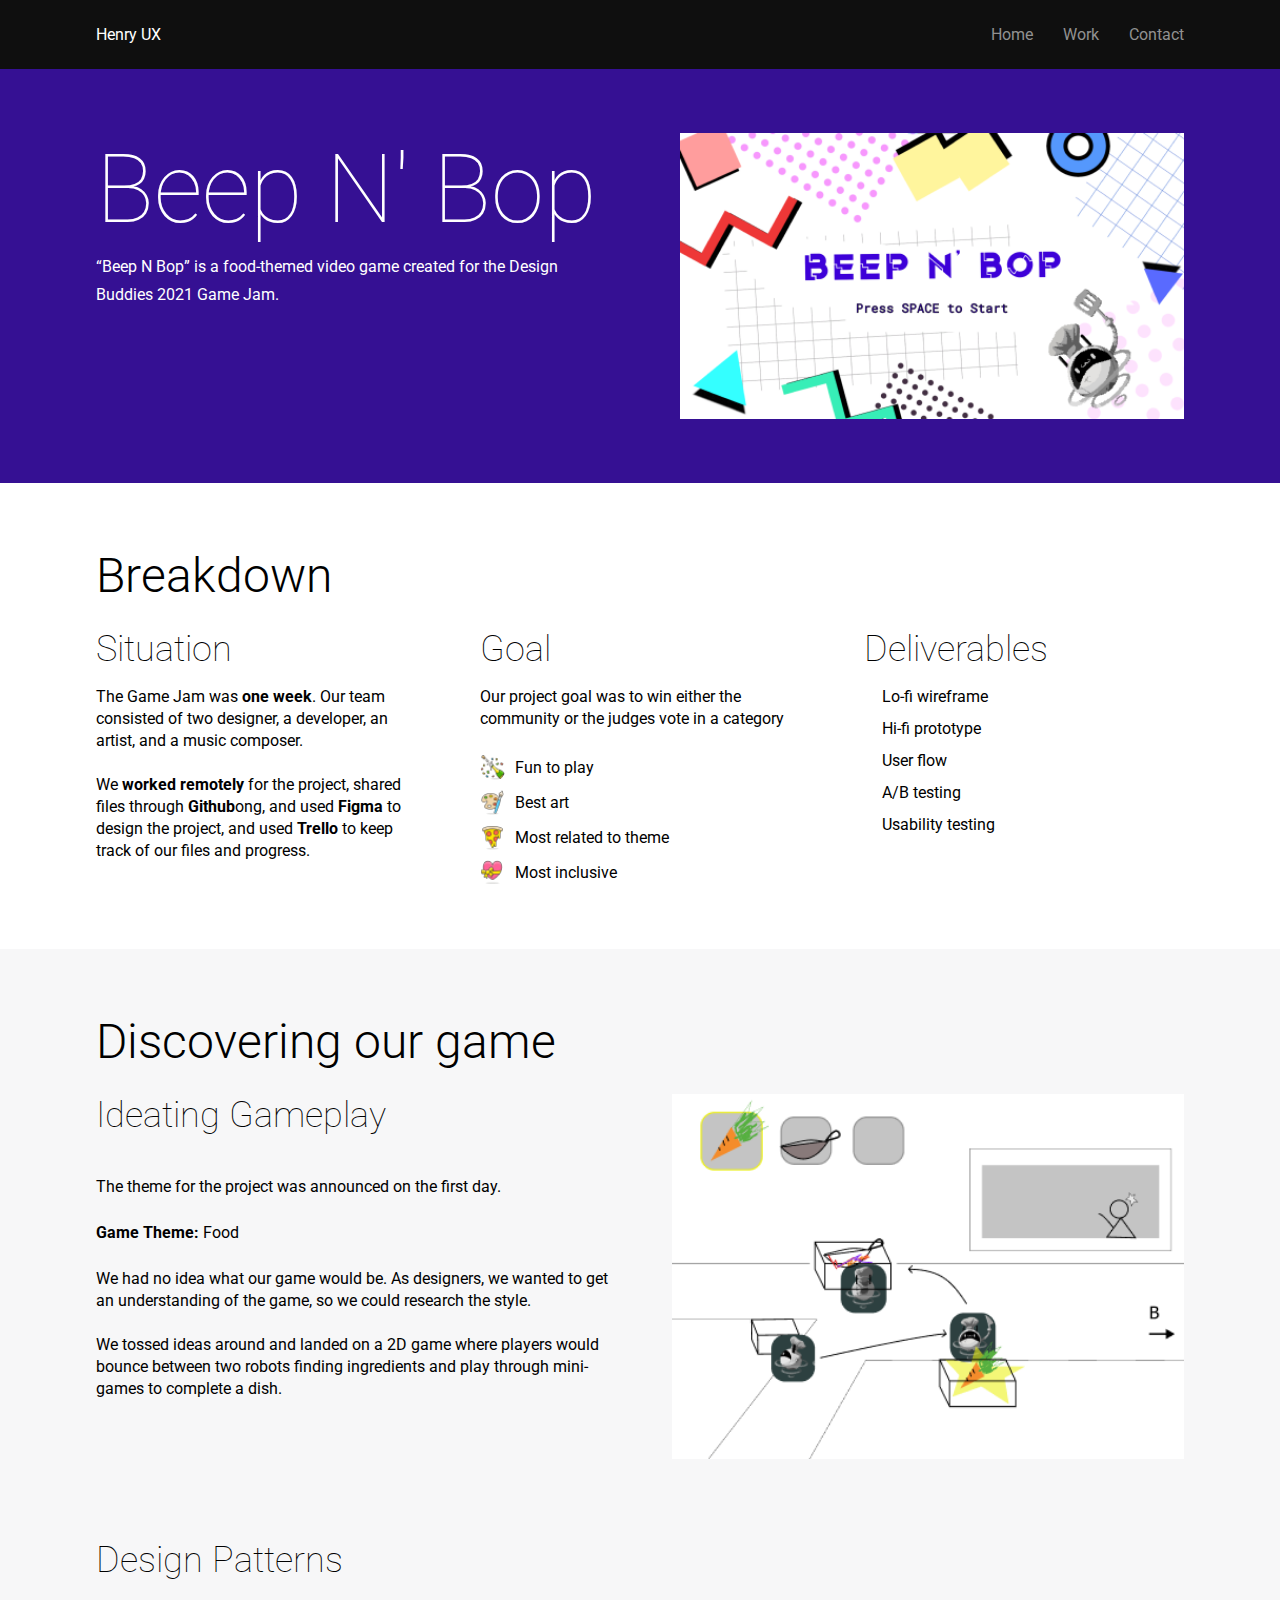
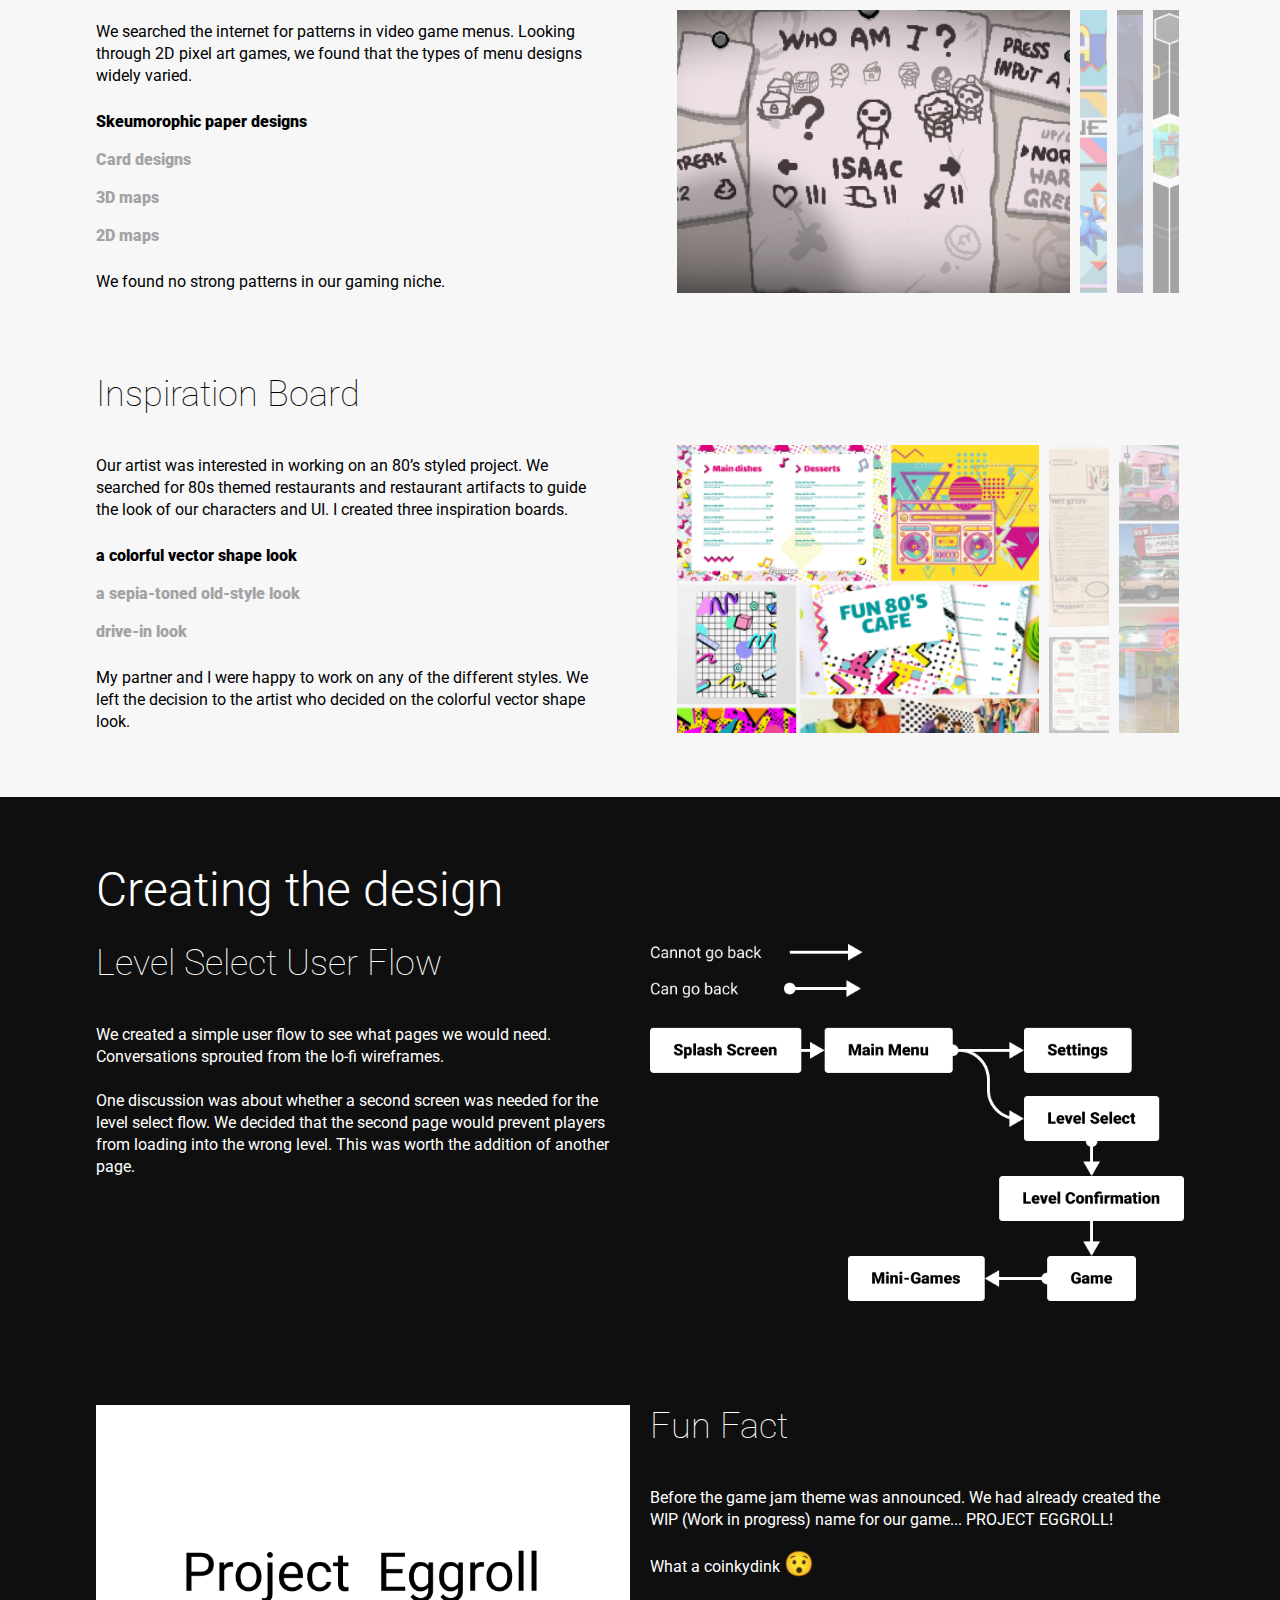
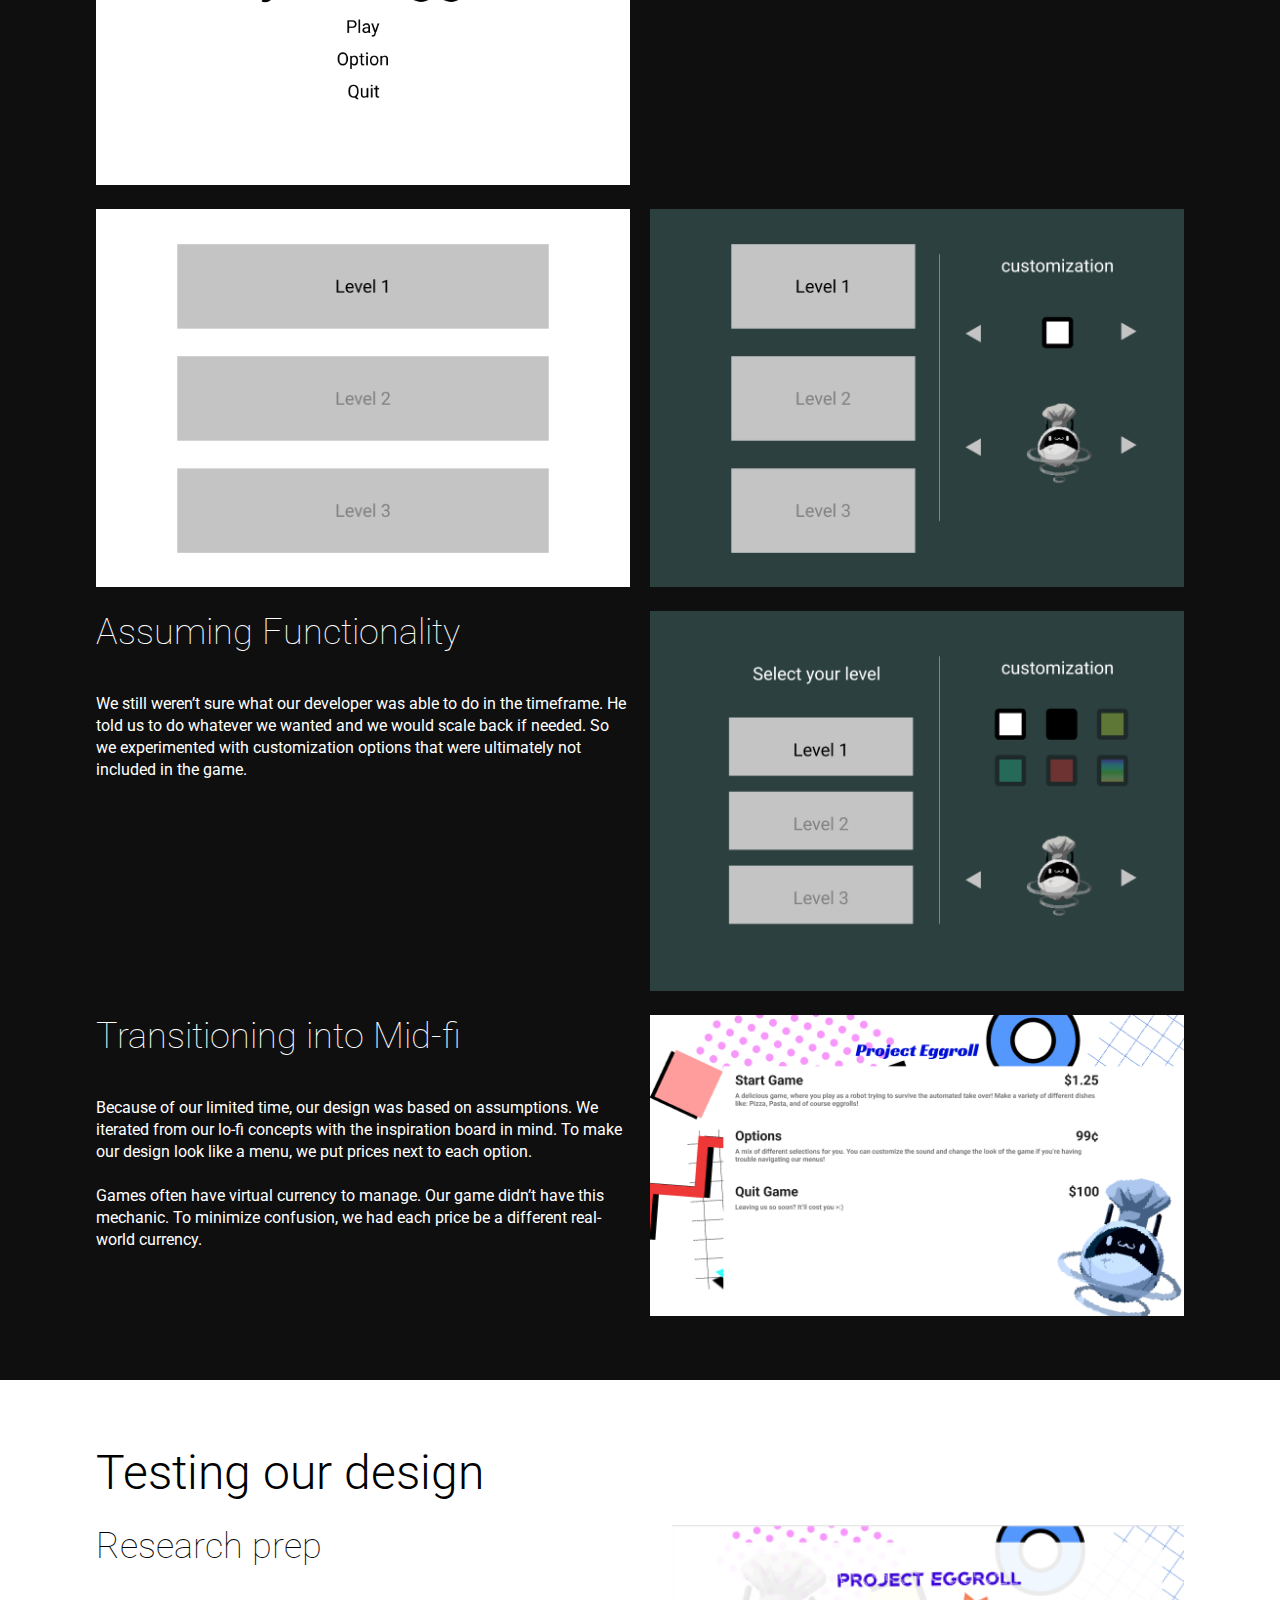
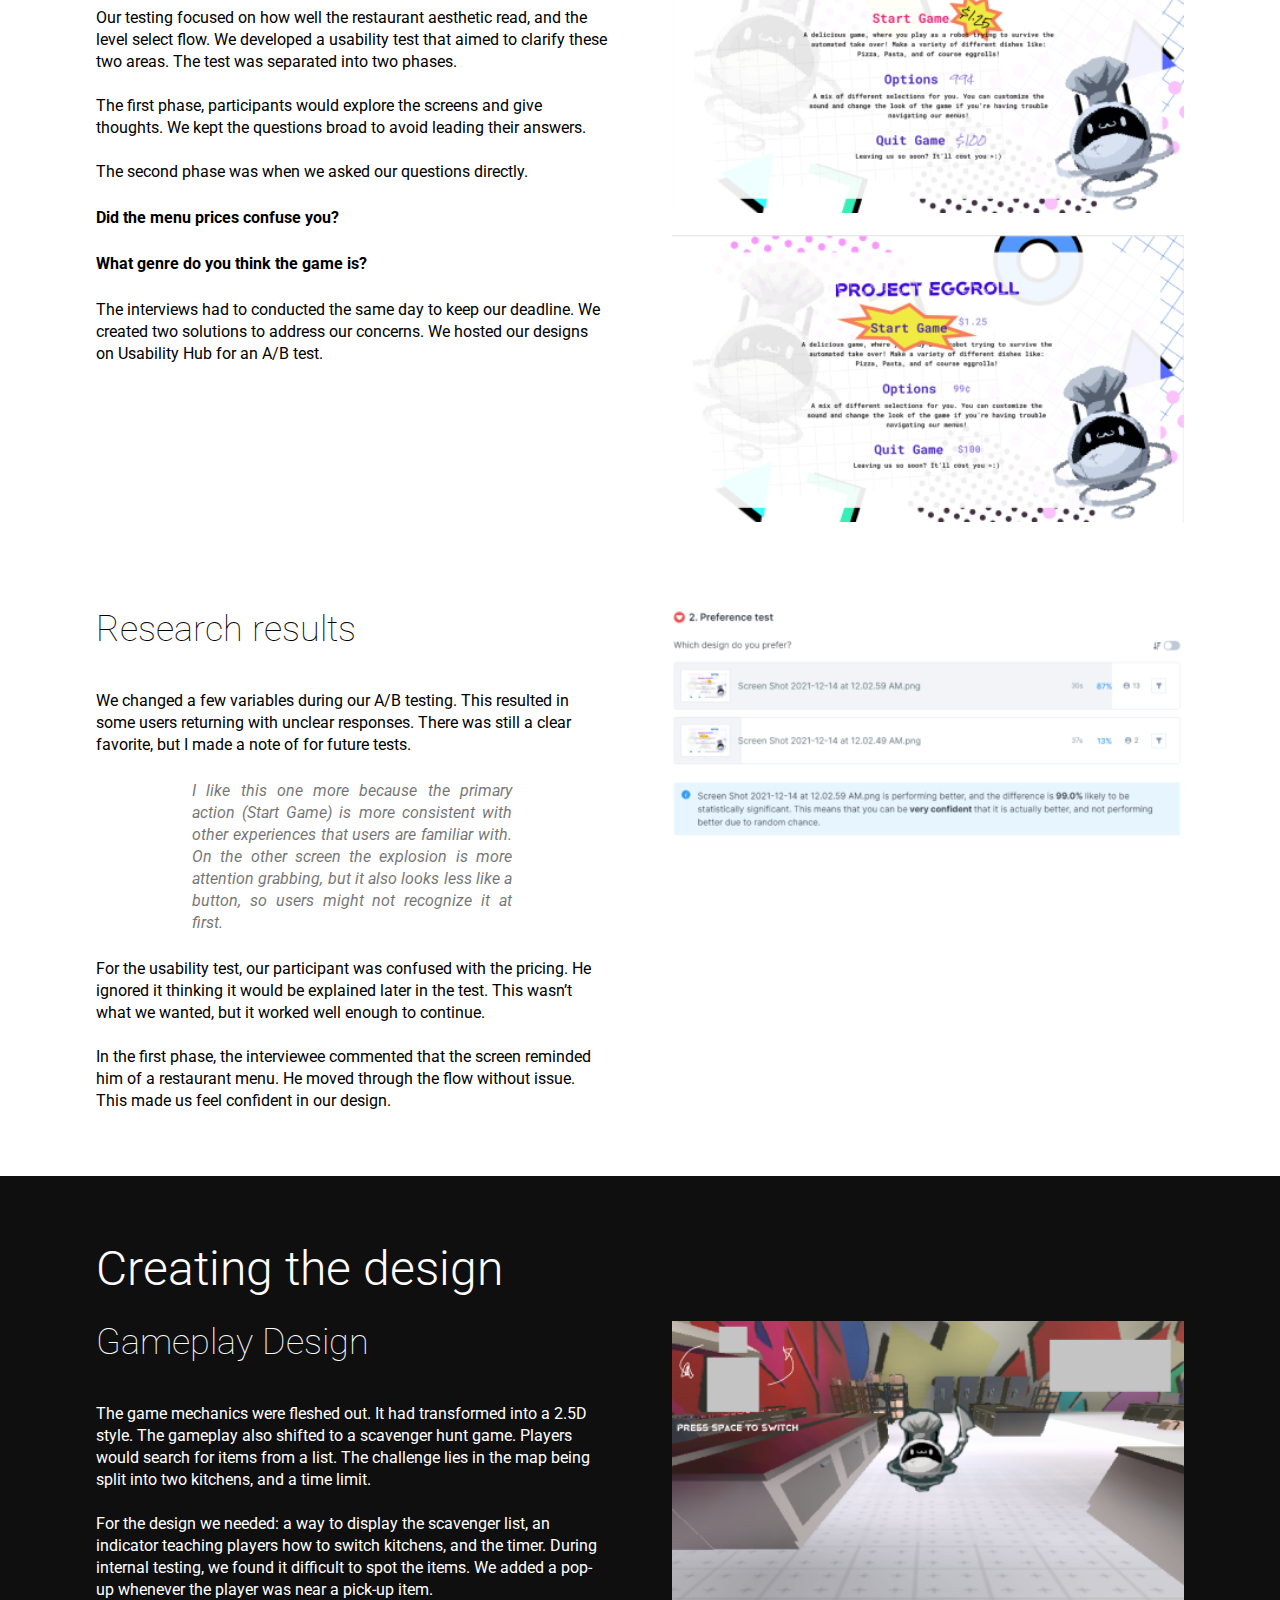
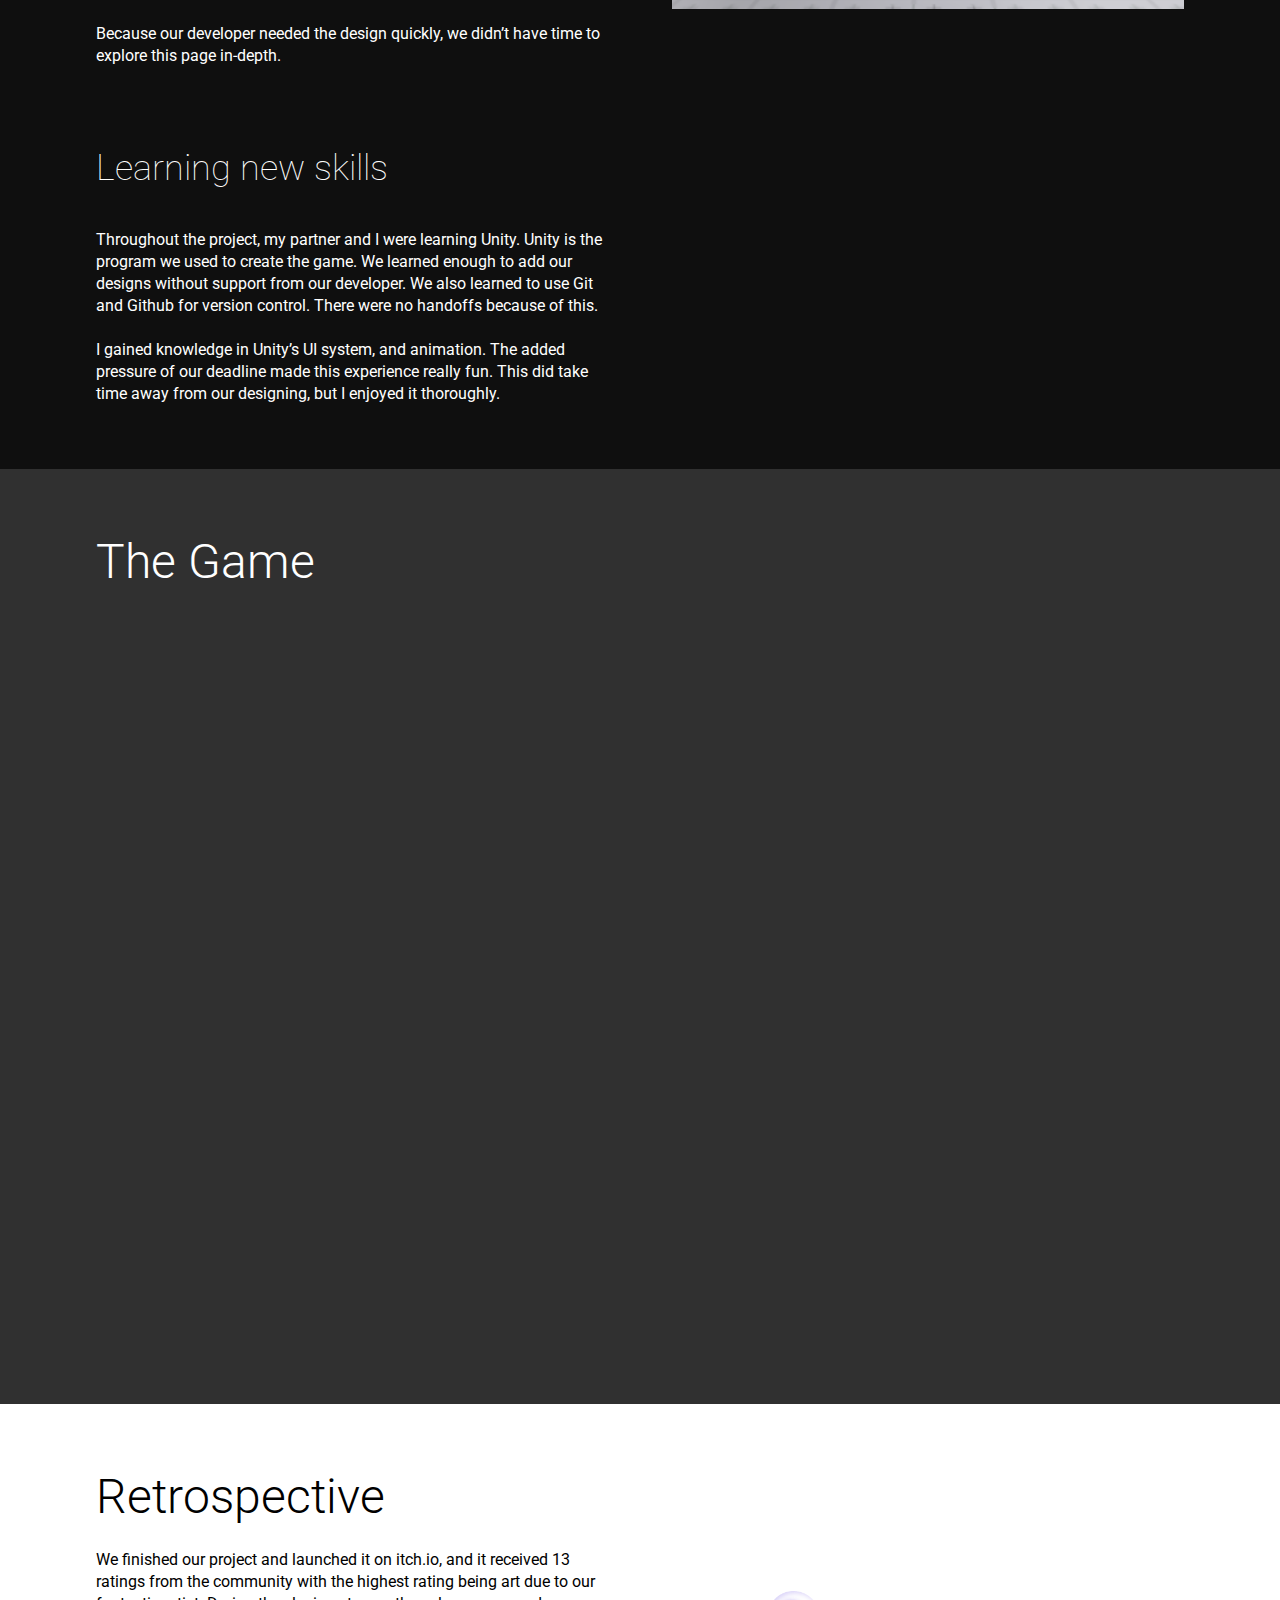
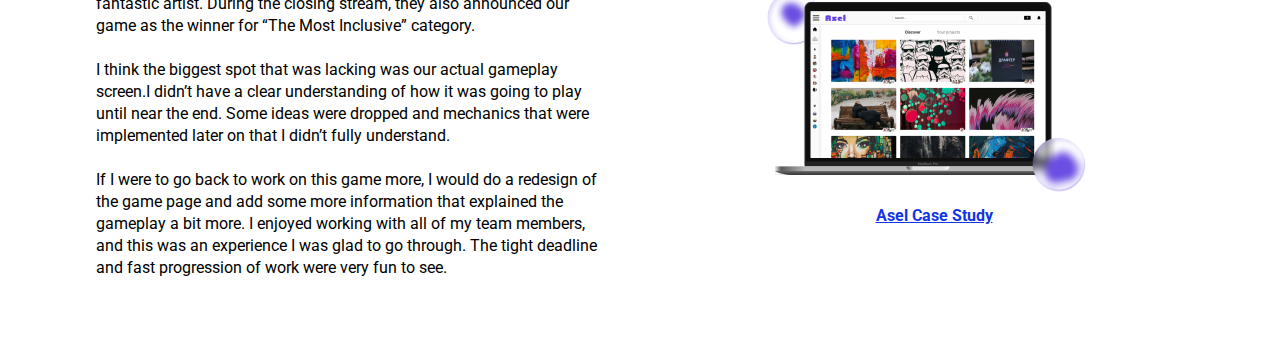
<file: beep-n-bop.html>
<!DOCTYPE html>
<html lang="en">
  <head>
    <meta charset="UTF-8" />
    <meta http-equiv="X-UA-Compatible" content="IE=edge" />
    <meta name="viewport" content="width=device-width, initial-scale=1.0" />

    <!-- font for Roboto-->
    <link rel="preconnect" href="https://fonts.googleapis.com">
    <link rel="preconnect" href="https://fonts.gstatic.com" crossorigin>
    <link href="https://fonts.googleapis.com/css2?family=Roboto:wght@100;300;400;500;700;900&display=swap" rel="stylesheet">
        
    <!-- styling -->
    <link rel="stylesheet" href="./css/general.css" />
    <link rel="stylesheet" href="./css/beep.css" />
    <!-- font awesome -->
    <link
      rel="stylesheet"
      href="https://cdnjs.cloudflare.com/ajax/libs/font-awesome/6.2.0/css/all.min.css"
      integrity="sha512-xh6O/CkQoPOWDdYTDqeRdPCVd1SpvCA9XXcUnZS2FmJNp1coAFzvtCN9BmamE+4aHK8yyUHUSCcJHgXloTyT2A=="
      crossorigin="anonymous"
      referrerpolicy="no-referrer"
    />
    <script src="./beep-n-bop.js" defer></script>
    <title>Henry UX | Beep N Bop</title>
  </head>
  <body>
    <header class="header">
      <nav class="main-nav">
        <ul class="main-nav-list">
          <li><a href="./index.html" class="main-nav-link" id="author">Henry UX</a></li>
          <li><a href="./index.html" class="main-nav-link">Home</a></li>
          <li><a href="./index.html" class="main-nav-link">Work</a></li>
          <li><a href="./contact.html" class="main-nav-link">Contact</a></li>
        </ul>
      </nav>
      <section class="section-banner">
        <div class="banner">
          <div class="banner-details">
            <h1 class="heading-primary">Beep N' Bop</h1>
            <p class="banner-description">
              “Beep N Bop” is a food-themed video game created for the Design
              Buddies 2021 Game Jam.
            </p>
          </div>
          <img src="./src/images/beep-images/beep-banner.png" alt="Start screen for game" class="banner-img" />
        </div>
      </section>
    </header>
    <main>
      <!-- SECTION BREAKDOWN -->
      <section class="breakdown">
        <div class="container">
          <h2 class="heading-secondary">Breakdown</h2>
        </div>
        <div class="container grid grid--3-cols">
          <div class="situation">
            <h3 class="heading-tertiary">Situation</h3>
            <p class="situation-details">
              The Game Jam was <strong>one week</strong>. Our team consisted of two designer, a
              developer, an artist, and a music composer.
            </br> 
            </br>
            We <strong>worked remotely</strong> for
              the project, shared files through <strong>Github</strong>ong, and used <strong>Figma</strong> to design
              the project, and used <strong>Trello</strong> to keep track of our files and
              progress.
            </p>
          </div>
          <div class="goal">
            <h3 class="heading-tertiary">Goal</h3>
            <div class="goal-details">
              <p class="goal-description">Our project goal was to win either the community or the judges vote in a category</p>
              <ul class="goal-list">
                <li class="goal-item"><img class="goal-icon" src="./src/images/beep-images/bottle.png" alt="bottle">Fun to play</li>
                <li class="goal-item"><img class="goal-icon" src="./src/images/beep-images/artist-palette.png" alt="bottle">Best art</li>
                <li class="goal-item"><img class="goal-icon" src="./src/images/beep-images/pizza.png" alt="bottle">Most related to theme</li>
                <li class="goal-item"><img class="goal-icon" src="./src/images/beep-images/heart.png" alt="bottle">Most inclusive</li>
              </ul>
            </div>
          </div>
          <div class="deliverables">
            <h3 class="heading-tertiary">Deliverables</h3>
            <ul class="deliverable-list">
              <li class="deliverable-item"><i class="fa-solid fa-circle-check"></i>Lo-fi wireframe</li>
              <li class="deliverable-item"><i class="fa-solid fa-circle-check"></i>Hi-fi prototype</li>
              <li class="deliverable-item"><i class="fa-solid fa-circle-check"></i>User flow</li>
              <li class="deliverable-item"><i class="fa-solid fa-circle-check"></i>A/B testing</li>
              <li class="deliverable-item"><i class="fa-solid fa-circle-check"></i>Usability testing</li>
            </ul>
          </div>
        </div>
      </section>
      <!-- SECTION DISCOVERING -->
      <section class="discover">
        <div class="container">
          <h2 class="heading-secondary">Discovering our game</h2>
        </div>
        <div class="container grid grid--2-cols">
          <!-- IDEATING GAMEPLAY -->
          <div class="ideas-details flex-column">
            <h3 class="heading-tertiary">Ideating Gameplay</h3>
            <p>The theme for the project was announced on the first day.</p>
            <p><strong>Game Theme: </strong>Food</p>
            <p>We had no idea what our game would be. As designers, we wanted to get an understanding of the game, so we could research the style. <br><br>
              We tossed ideas around and landed on a 2D game where players would bounce between two robots finding ingredients and play through mini-games to complete a dish. </p>
          </div>
          <img src="./src/images/beep-images/level-1.png" alt="level-1-image" class="level-1-img">
          <!-- DESIGN PATTERNS -->
          <div class="design-details flex-column">
            <h3 class="heading-tertiary">Design Patterns</h3>
            <p>We searched the internet for patterns in video game menus. Looking through 2D pixel art games, we found that the types of menu designs widely varied.</p>
            <ul class="patterns-list">
              <li class="pattern-item active" data-caption="isaac">Skeumorophic paper designs <small class="hidden">Binding of Isaac</small></li>
              <li class="pattern-item" data-caption="sonic">Card designs<small class="hidden">Sonic</small></li>
              <li class="pattern-item" data-caption="celeste">3D maps<small class="hidden">Celeste</small></li>
              <li class="pattern-item" data-caption="fez">2D maps<small class="hidden">Fez</small></li>
            </ul>
            <p>We found no strong patterns in our gaming niche.</p>
          </div>
          <div class="patterns-container">
            <div class="panel active" data-caption="isaac" style="background-image: url('./src/images/beep-images/design-patterns/isaac.png')"></div>
            <div class="panel" data-caption="sonic" style="background-image: url('./src/images/beep-images/design-patterns/card-designs.png')"></div>
            <div class="panel" data-caption="celeste" style="background-image: url('./src/images/beep-images/design-patterns/3d-maps.png')"></div>
            <div class="panel" data-caption="fez" style="background-image: url('./src/images/beep-images/design-patterns/2d-trees.png')"></div>
          </div>
          <!-- INSPIRATION BOARD -->
          <div class="inspiration-details flex-column">
            <h3 class="heading-tertiary">Inspiration Board</h3>
            <p>Our artist was interested in working on an 80’s styled project. We searched for 80s themed restaurants and restaurant artifacts to guide the look of our characters and UI. I created three inspiration boards.</p>
            <ul class="titles-list">
              <li class="board-title active" data-caption="vector">a colorful vector shape look</li>
              <li class="board-title" data-caption="sepia">a sepia-toned old-style look</li>
              <li class="board-title" data-caption="drive-in">drive-in look</li>
            </ul>
            <p>My partner and I were happy to work on any of the different styles. We left the decision to the artist who decided on the colorful vector shape look.</p>
          </div>
          <div class="inspiration-board-container">
            <div class="inspiration-board active" data-caption="vector" style="background-image: url('./src/images/beep-images/inspiration-board/vector.png')"></div>
            <div class="inspiration-board" data-caption="sepia" style="background-image: url('./src/images/beep-images/inspiration-board/sepia.png')"></div>
            <div class="inspiration-board" data-caption="drive-in" style="background-image: url('./src/images/beep-images/inspiration-board/drive-in.png')"></div>
          </div>
        </div>
      </section>
      <!-- SECTION USER FLOW -->
      <section class="section-user-flow">
        <div class="container">
          <h2 class="heading-secondary">Creating the design</h2>
        </div>
        <div class="container grid-user-flow">
          <!-- User flow -->
          <div class="user-flow-info flex-column">
            <h3 class="heading-tertiary">Level Select User Flow</h3>
            <p>We created a simple user flow to see what pages we would need. Conversations sprouted from the lo-fi wireframes. <br> <br>
            One discussion was about whether a second screen was needed for the level select flow. We decided that the second page would prevent players from loading into the wrong level. This was worth the addition of another page.</p>
          </div>
          <img src="./src/images/beep-images/user-flow/flow-chart.png" alt="user flow chart" class="user-flow-img">

          <!--Fun fact -->
          <img src="./src/images/beep-images/user-flow/menu.png" alt="Early iteration of start screen" class="fun-fact-img">
          <div class="fun-fact flex-column">
            <h3 class="heading-tertiary">Fun Fact</h3>
            <p>Before the game jam theme was announced. We had already created the WIP (Work in progress) name for our game... PROJECT EGGROLL! <br> <br>
            What a coinkydink <span class="hushed-face">&#128559;</span></p>
          </div>
          <!-- Level select menu -->
          <img src="./src/images/beep-images/user-flow/level-select.png" alt="level-select" class="early iteration of level select screen">
          <img src="./src/images/beep-images/user-flow/pre-game-menu-1.png" alt="early iteration of level select screen" class="pre-game1-img">
          <!-- Assuming functionality -->
          <div class="functionality flex-column">
            <h3 class="heading-tertiary">Assuming Functionality</h3>
            <p>We still weren’t sure what our developer was able to do in the timeframe. He told us to do whatever we wanted and we would scale back if needed. So we experimented with customization options that were ultimately not included in the game.</p>
          </div>
          <img src="./src/images/beep-images/user-flow/pre-game-menu-2.png" alt="early iteration of settings screen" class="pre-game2-img">
          <!-- Transitioning into Mid-fi -->
          <div class="mid-fi flex-column">
            <h3 class="heading-tertiary">Transitioning into Mid-fi</h3>
            <p>Because of our limited time, our design was based on assumptions. We iterated from our lo-fi concepts with the inspiration board in mind. To make our design look like a menu, we put prices next to each option. <br> <br>
            Games often have virtual currency to manage. Our game didn’t have this mechanic. To minimize confusion, we had each price be a different real-world currency.</p>
          </div>
          <img src="./src/images/beep-images/user-flow/splash.png" alt="iteration of main menu screen" class="splash-img">
      </section>
      
      <!-- SECTION DESIGN TESTING -->
      <section class="section-design-testing">
          <div class="container">
            <h2 class="heading-secondary">Testing our design</h2>
          </div>
          <div class="container grid grid--2-cols">
            <!-- Research prep-->
            <div class="design-testing-details flex-column">
              <h3 class="heading-tertiary">Research prep</h3>
              <p>Our testing focused on how well the restaurant aesthetic read, and the level select flow. We developed a usability test that aimed to clarify these two areas. The test was separated into two phases. 
                <br><br>
                The first phase, participants would explore the screens and give thoughts. We kept the questions broad to avoid leading their answers.
                <br><br>
                The second phase was when we asked our questions directly.</p>
              <p><strong>Did the menu prices confuse you?</strong></p>
              <p><strong>What genre do you think the game is?</strong></p>
              <p>The interviews had to conducted the same day to keep our deadline. We created two solutions to address our concerns. We hosted our designs on Usability Hub for an A/B test.</p>
            </div>
            <div class="testing-img-container">
              <img src="./src/images/beep-images/design-testing/testing-1.png" alt="Mockup of the main menu for A/B testing A screen" class="testing-1-img">
              <img src="./src/images/beep-images/design-testing/testing-2.png" alt="Mockup of the main menu for A/B testing B Screen" class="testing-2-img">
            </div>
            <!-- Research results-->
            <div class="result-details flex-column">
              <h3 class="heading-tertiary">Research results</h3>
              <p>We changed a few variables during our A/B testing. This resulted in some users returning with unclear responses. There was still a clear favorite, but I made a note of for future tests.</p>
              <div class="paragraph-center">
                <p>
                  I like this one more because the primary action (Start Game) is more consistent with other experiences that users are familiar with. On the other screen the explosion is more attention grabbing, but it also looks less like a button, so users might not recognize it at first.
                </p>
              </div>
              <p>For the usability test, our participant was confused with the pricing. He ignored it thinking it would be explained later in the test. This wasn’t what we wanted, but it worked well enough to continue.
              <br><br>
              In the first phase, the interviewee commented that the screen reminded him of a restaurant menu. He moved through the flow without issue. This made us feel confident in our design.</p>
            </div>
            <img src="./src/images/beep-images/design-testing/testing-3.png" alt="results of A/B testing" class="testing-3-img">   
          </div>
      </section>

      <!-- SECTION GAMEPLAY DESIGN -->
      <section class="section-gameplay-design">
        <div class="container">
          <h2 class="heading-secondary">Creating the design</h2>
        </div>
        <div class="container grid grid--2-cols">
          <!-- Gameplay Design -->
          <div class="gameplay-design-info flex-column">
            <h3 class="heading-tertiary">Gameplay Design</h3>
            <p>The game mechanics were fleshed out. It had transformed into a 2.5D style. The gameplay also shifted to a scavenger hunt game. Players would search for items from a list. The challenge lies in the map being split into two kitchens, and a time limit.
            <br><br>
            For the design we needed: a way to display the scavenger list, an indicator teaching players how to switch kitchens, and the timer. During internal testing, we found it difficult to spot the items. We added a pop-up whenever the player was near a pick-up item.
            <br><br>
            Because our developer needed the design quickly, we didn’t have time to explore this page in-depth.</p>
          </div>
          <img src="./src/images/beep-images/gameplay-design/frame-1.png" alt="early game UI mockup" class="frame-1-img">

          <!--Learning new skills -->
          <div class="new-skills flex-column">
            <h3 class="heading-tertiary">Learning new skills</h3>
            <p>Throughout the project, my partner and I were learning Unity. Unity is the program we used to create the game. We learned enough to add our designs without support from our developer. We also learned to use Git and Github for version control. There were no handoffs because of this. <br> <br>
            I gained knowledge in Unity’s UI system, and animation. The added pressure of our deadline made this experience really fun. This did take time away from our designing, but I enjoyed it thoroughly.</p>
          </div>
          <div class="logo-container">
            <i class="fa-brands fa-git-alt"></i>
            <i class="fa-brands fa-unity"></i>
            <i class="fa-brands fa-github"></i>
          </div>
      </section>

      <!-- SECTION THE GAME -->
      <section class="section-the-game">
        <div class="container">
          <h2 class="heading-secondary">The Game</h2>
        </div>
        <div class="container game-embedded">
          <iframe frameborder="0" src="https://itch.io/embed-upload/4977109?color=ffffff" allowfullscreen=""><a href="https://dataisgone.itch.io/beep-n-bop">Play Beep N' Bop on itch.io</a></iframe>
        </div>
      </section>

      <!-- SECTION RETROSPECTIVE -->
      <section class="section-retrospective">
        <div class="container">
          <h2 class="heading-secondary">Retrospective</h2>
        </div>
        <div class="container grid grid--2-cols">
          <div class="gameplay-design-info flex-column">
            <p>We finished our project and launched it on itch.io, and it received 13 ratings from the community with the highest rating being art due to our fantastic artist. During the closing stream, they also announced our game as the winner for “The Most Inclusive” category.
            <br><br>
            I think the biggest spot that was lacking was our actual gameplay screen.I didn’t have a clear understanding of how it was going to play until near the end. Some ideas were dropped and mechanics that were implemented later on that I didn’t fully understand. 
            <br><br>
            If I were to go back to work on this game more, I would do a redesign of the game page and add some more information that explained the gameplay a bit more. I enjoyed working with all of my team members, and this was an experience I was glad to go through. The tight deadline and fast progression of work were very fun to see.</p>
          </div>
          <div class="asel-mockup-container flex-column">
            <div class="img-container">
              <img src="./src/images/beep-images/retrospective/asel-mockup.png" alt="asel mockup" class="asel-mockup-img">
            </div>
          
            <a href="./asel.html" class="asel-case-study"><i class="fa-regular fa-clipboard fa-lg"></i>Asel Case Study</a>
          </div>

      </section>
    </main>
  </body>
</html>
</file>
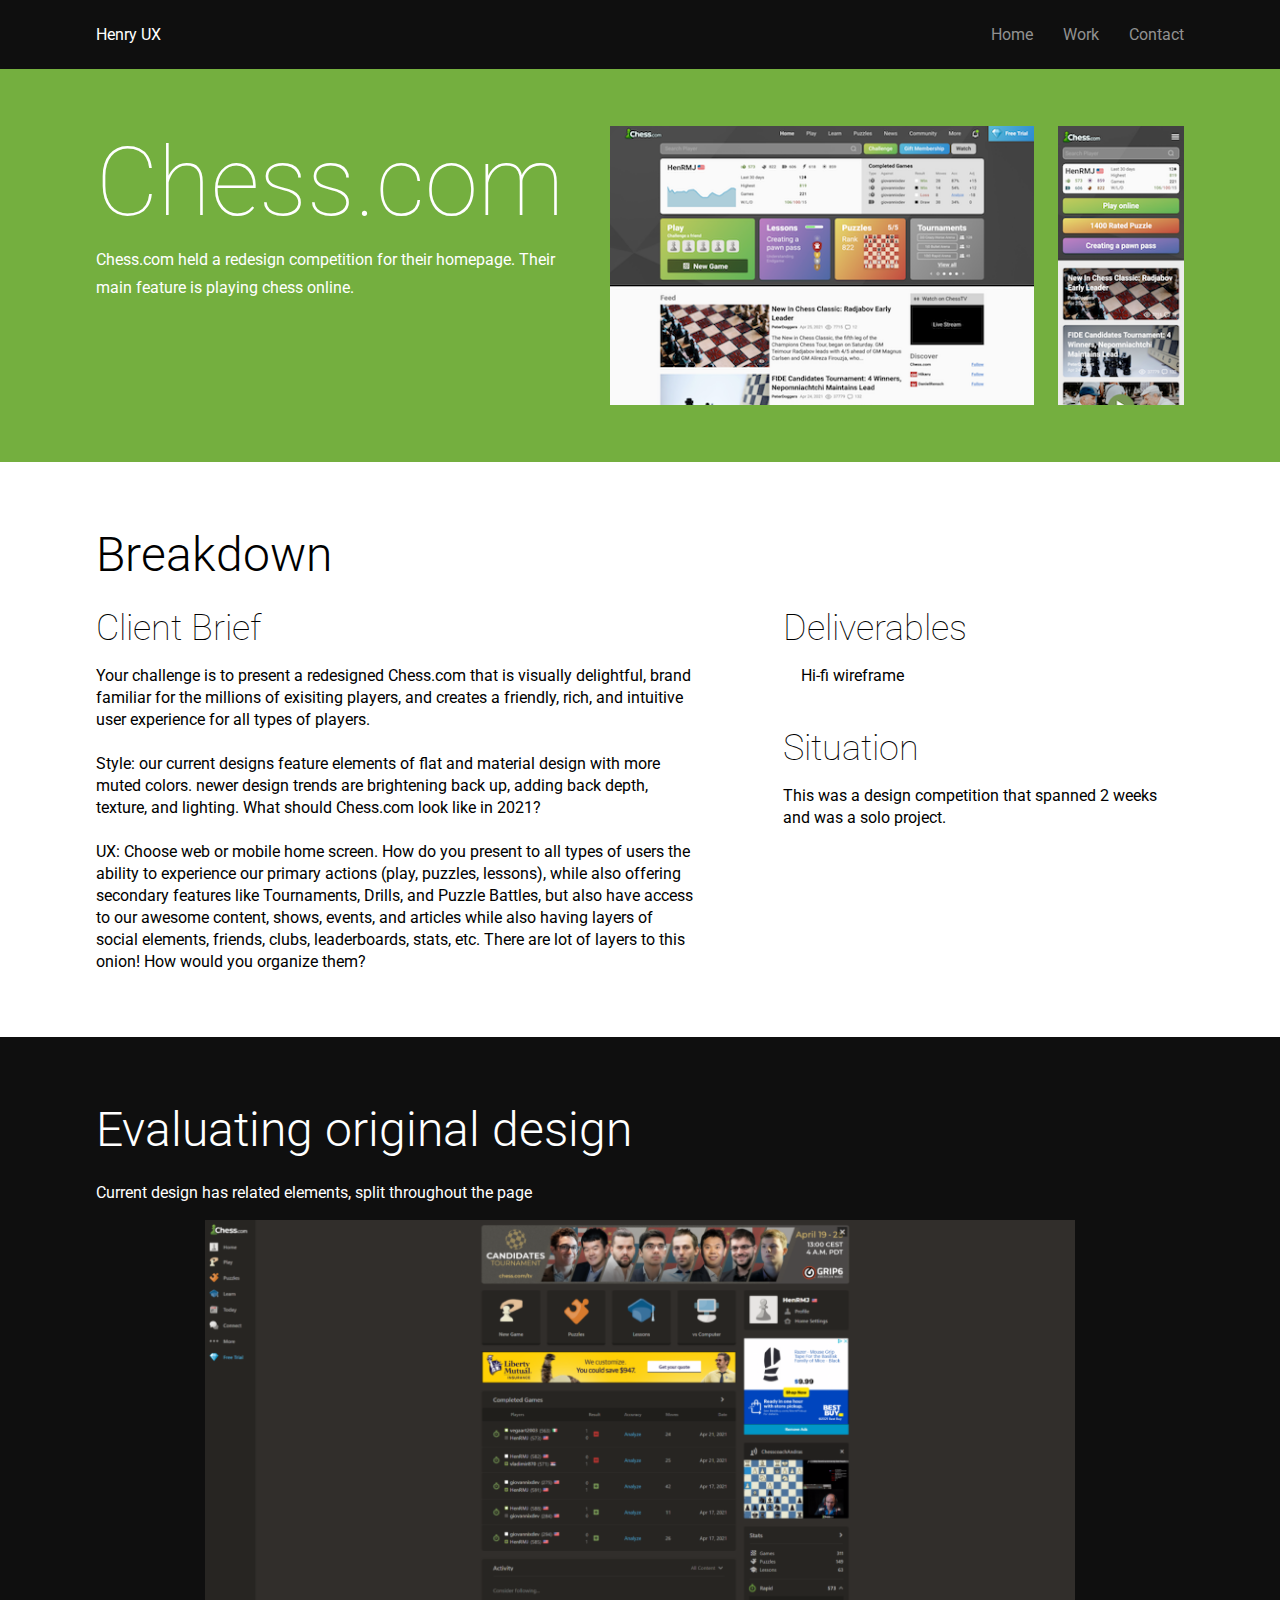
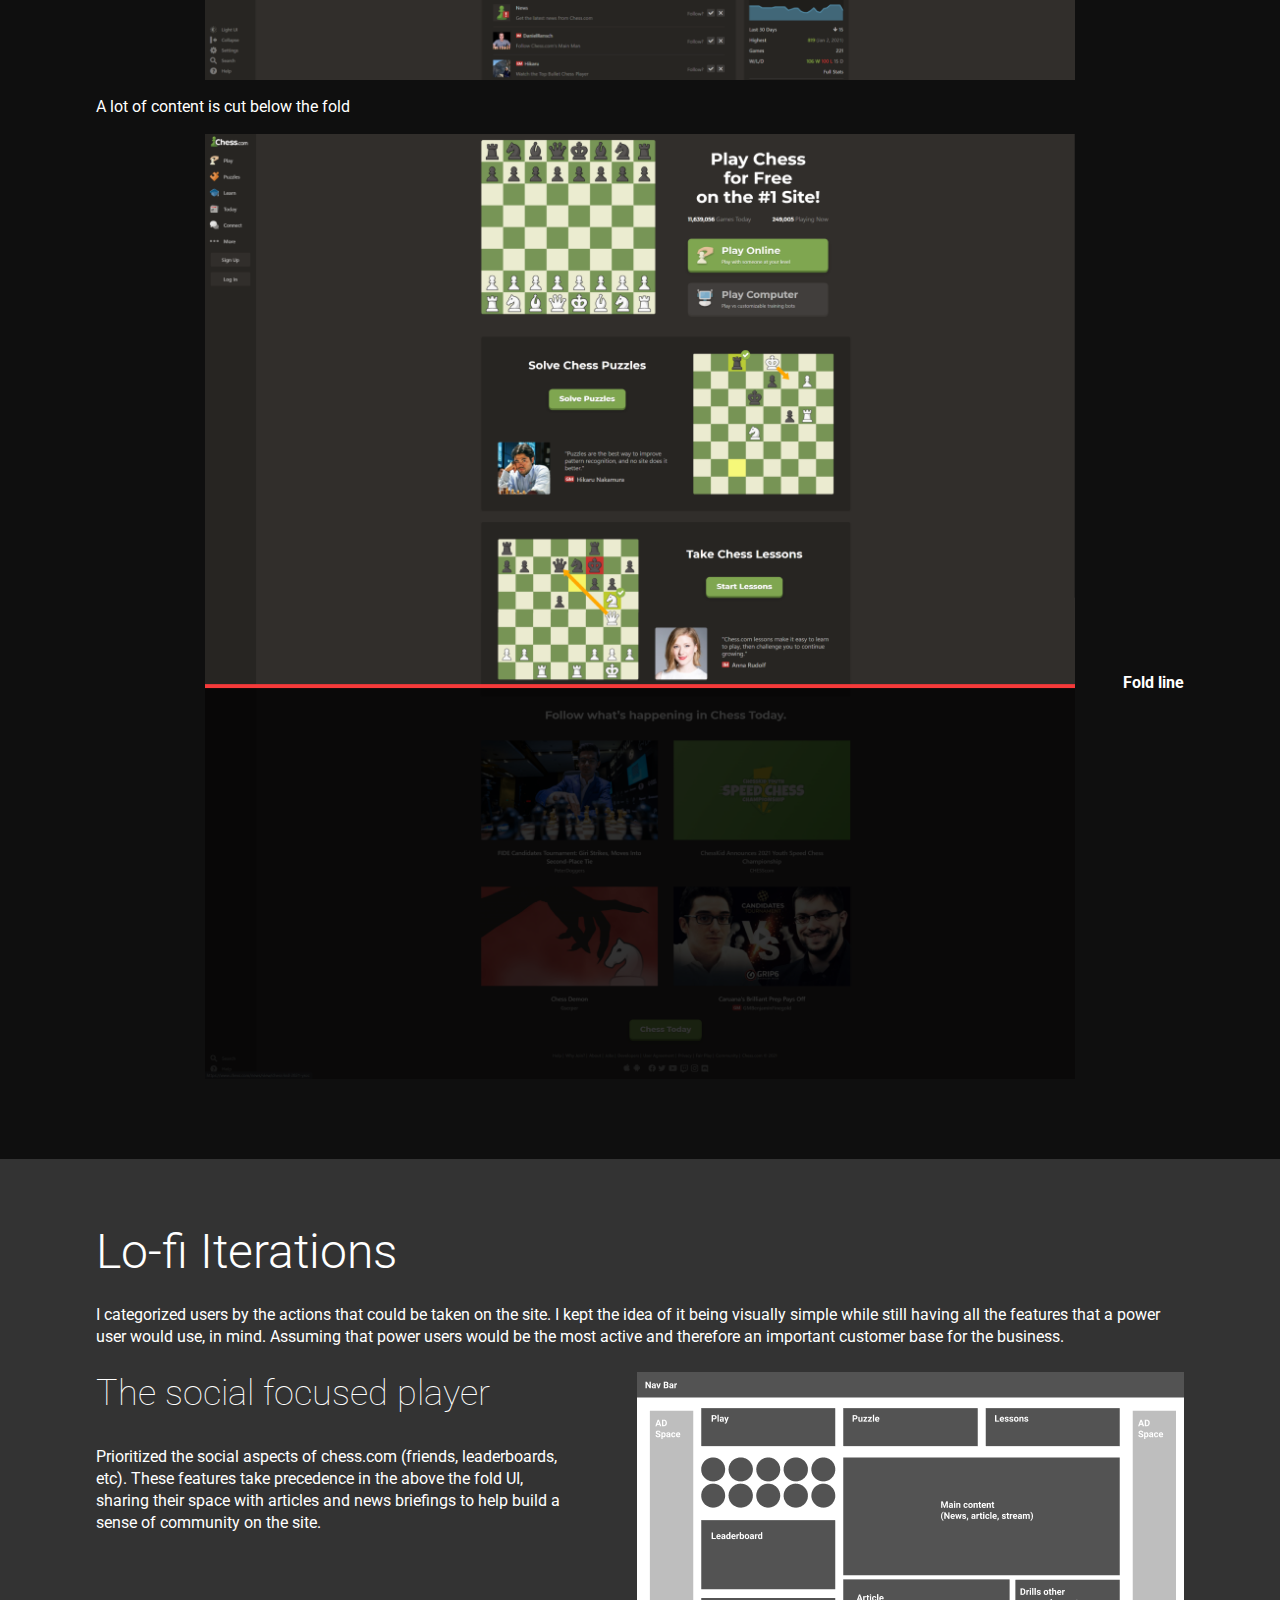
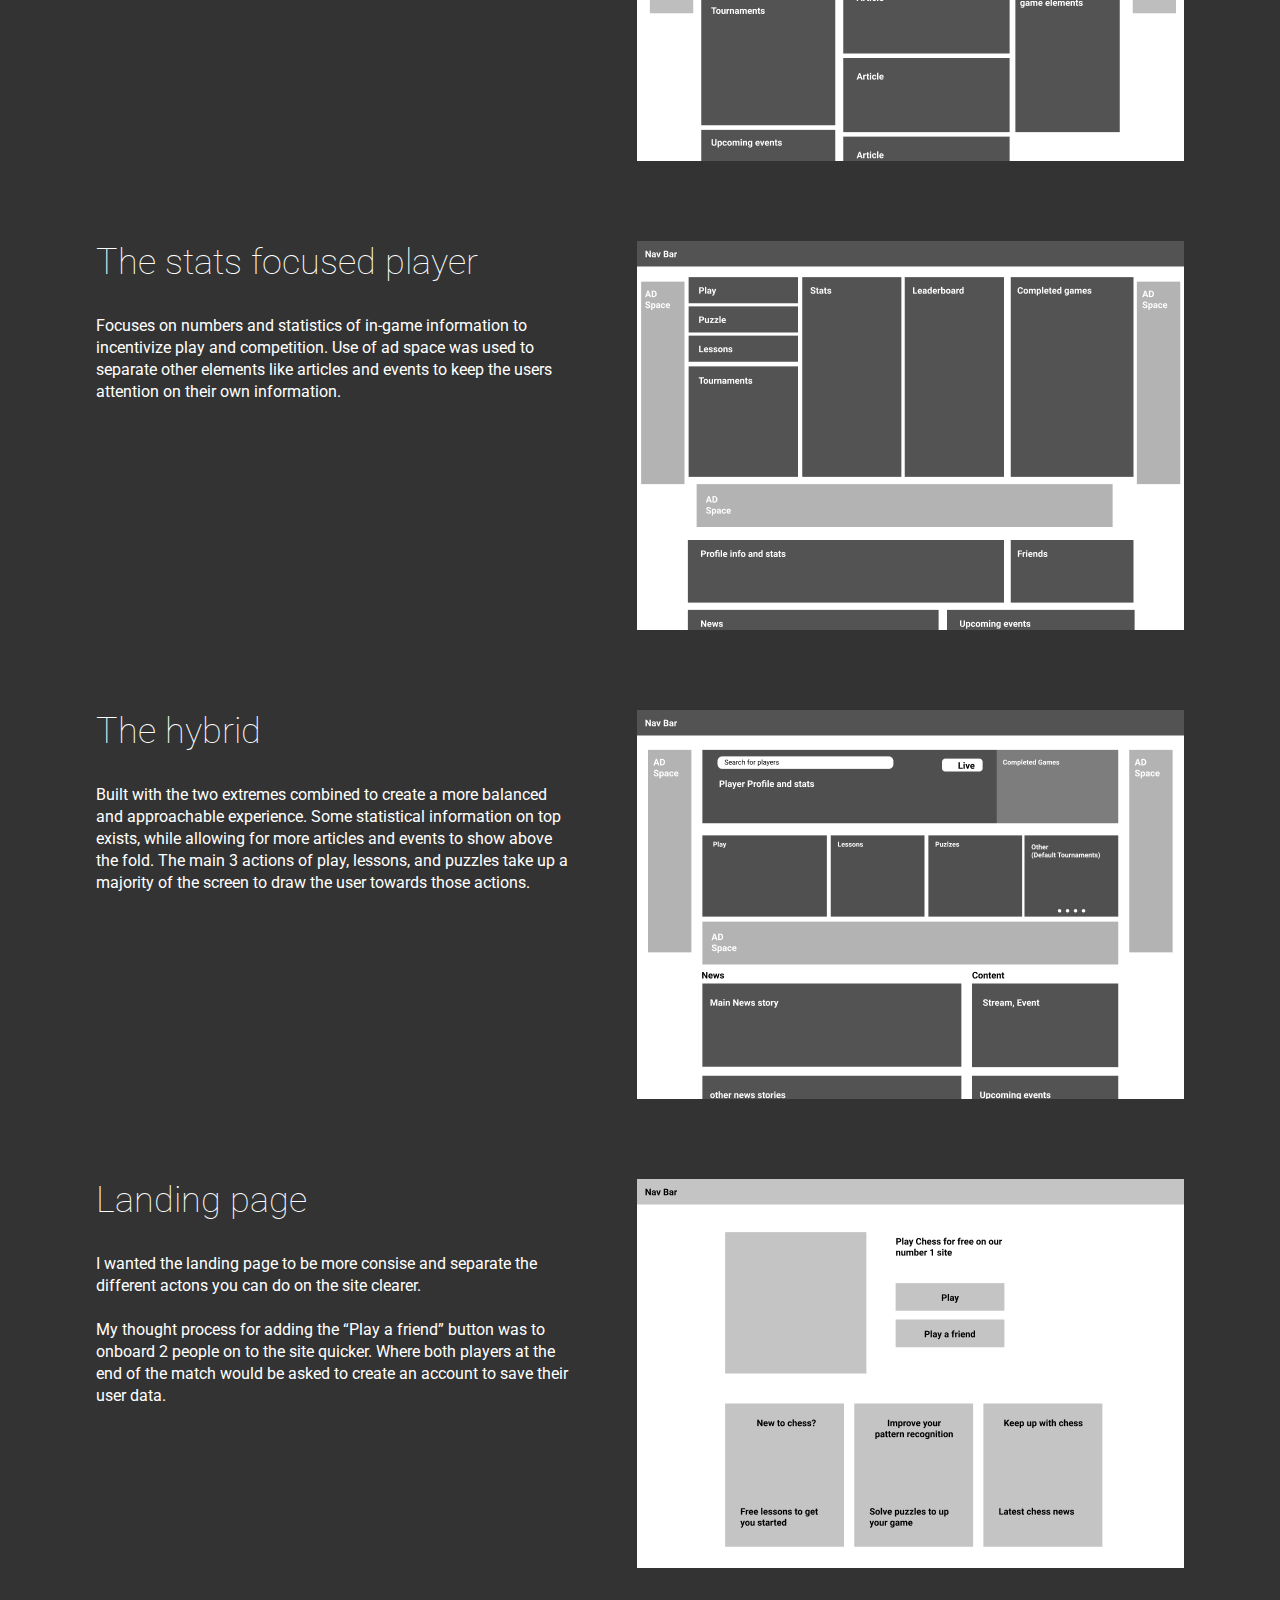
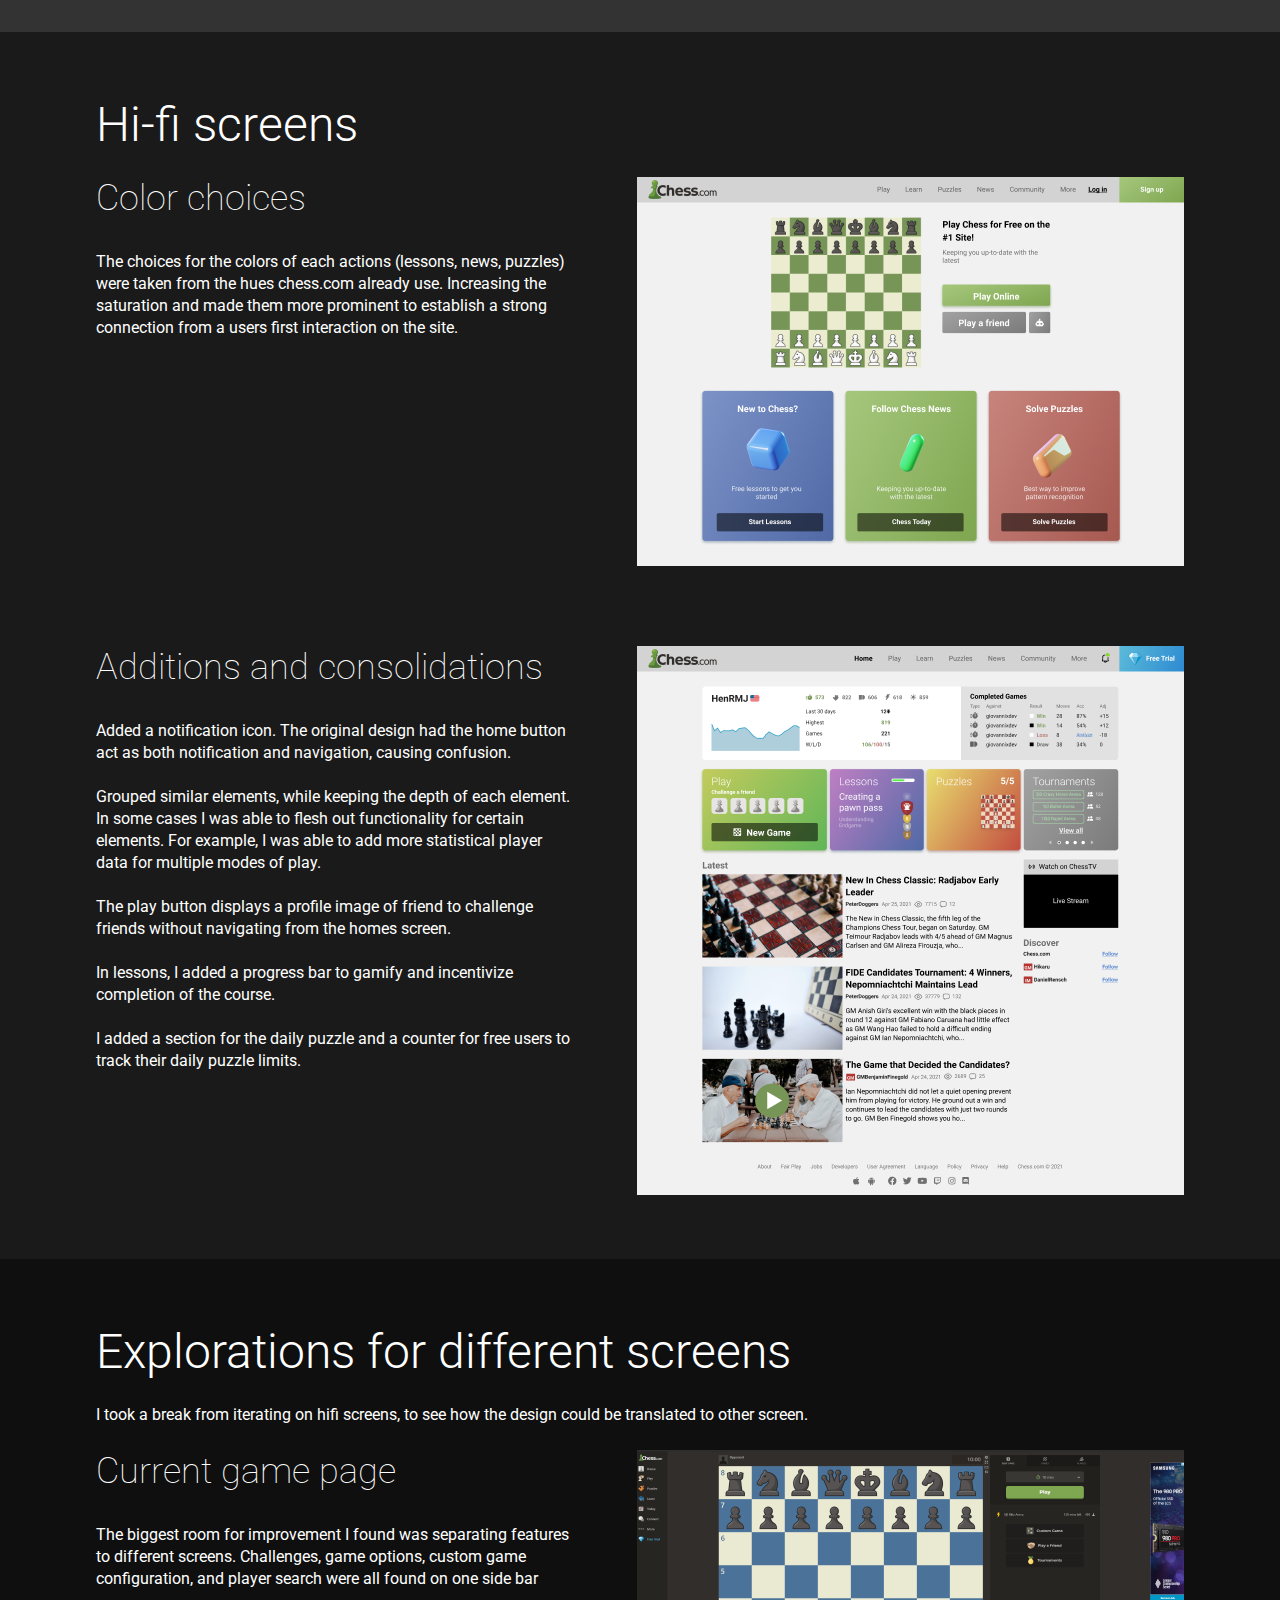
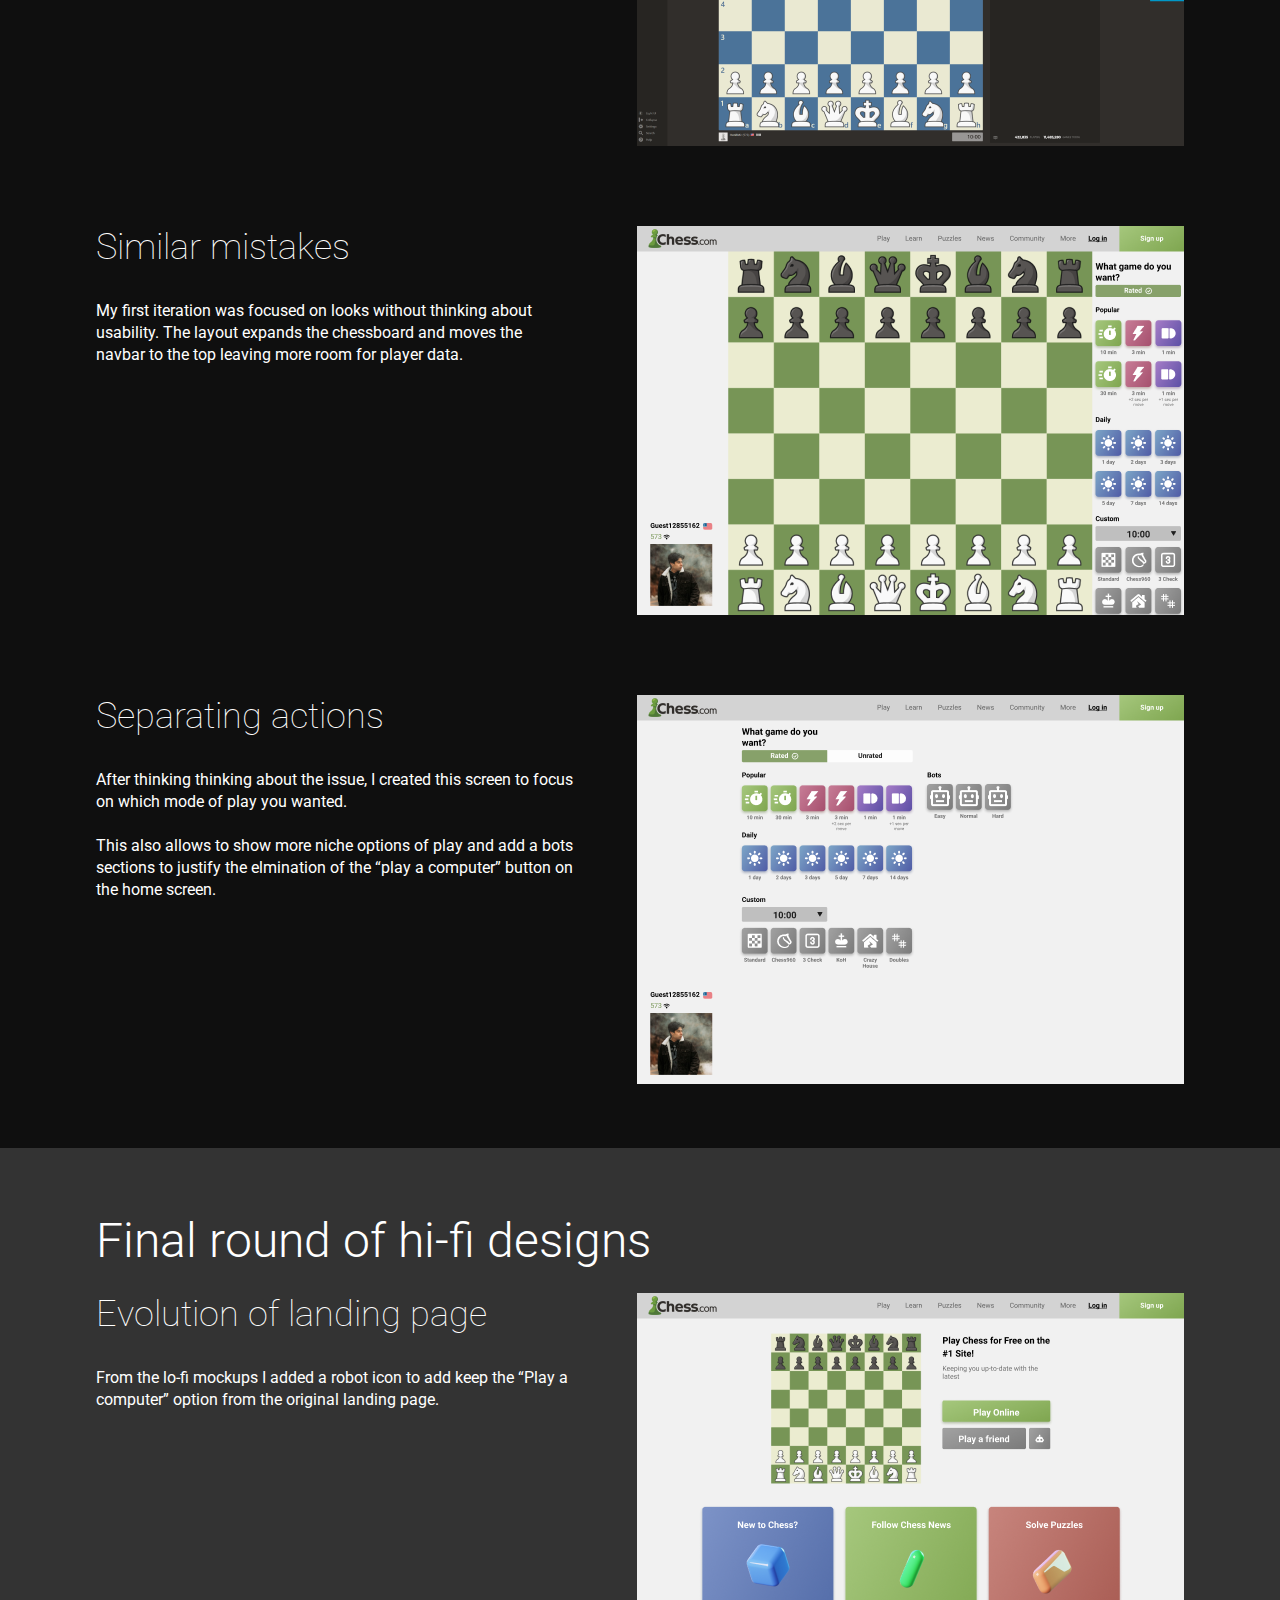
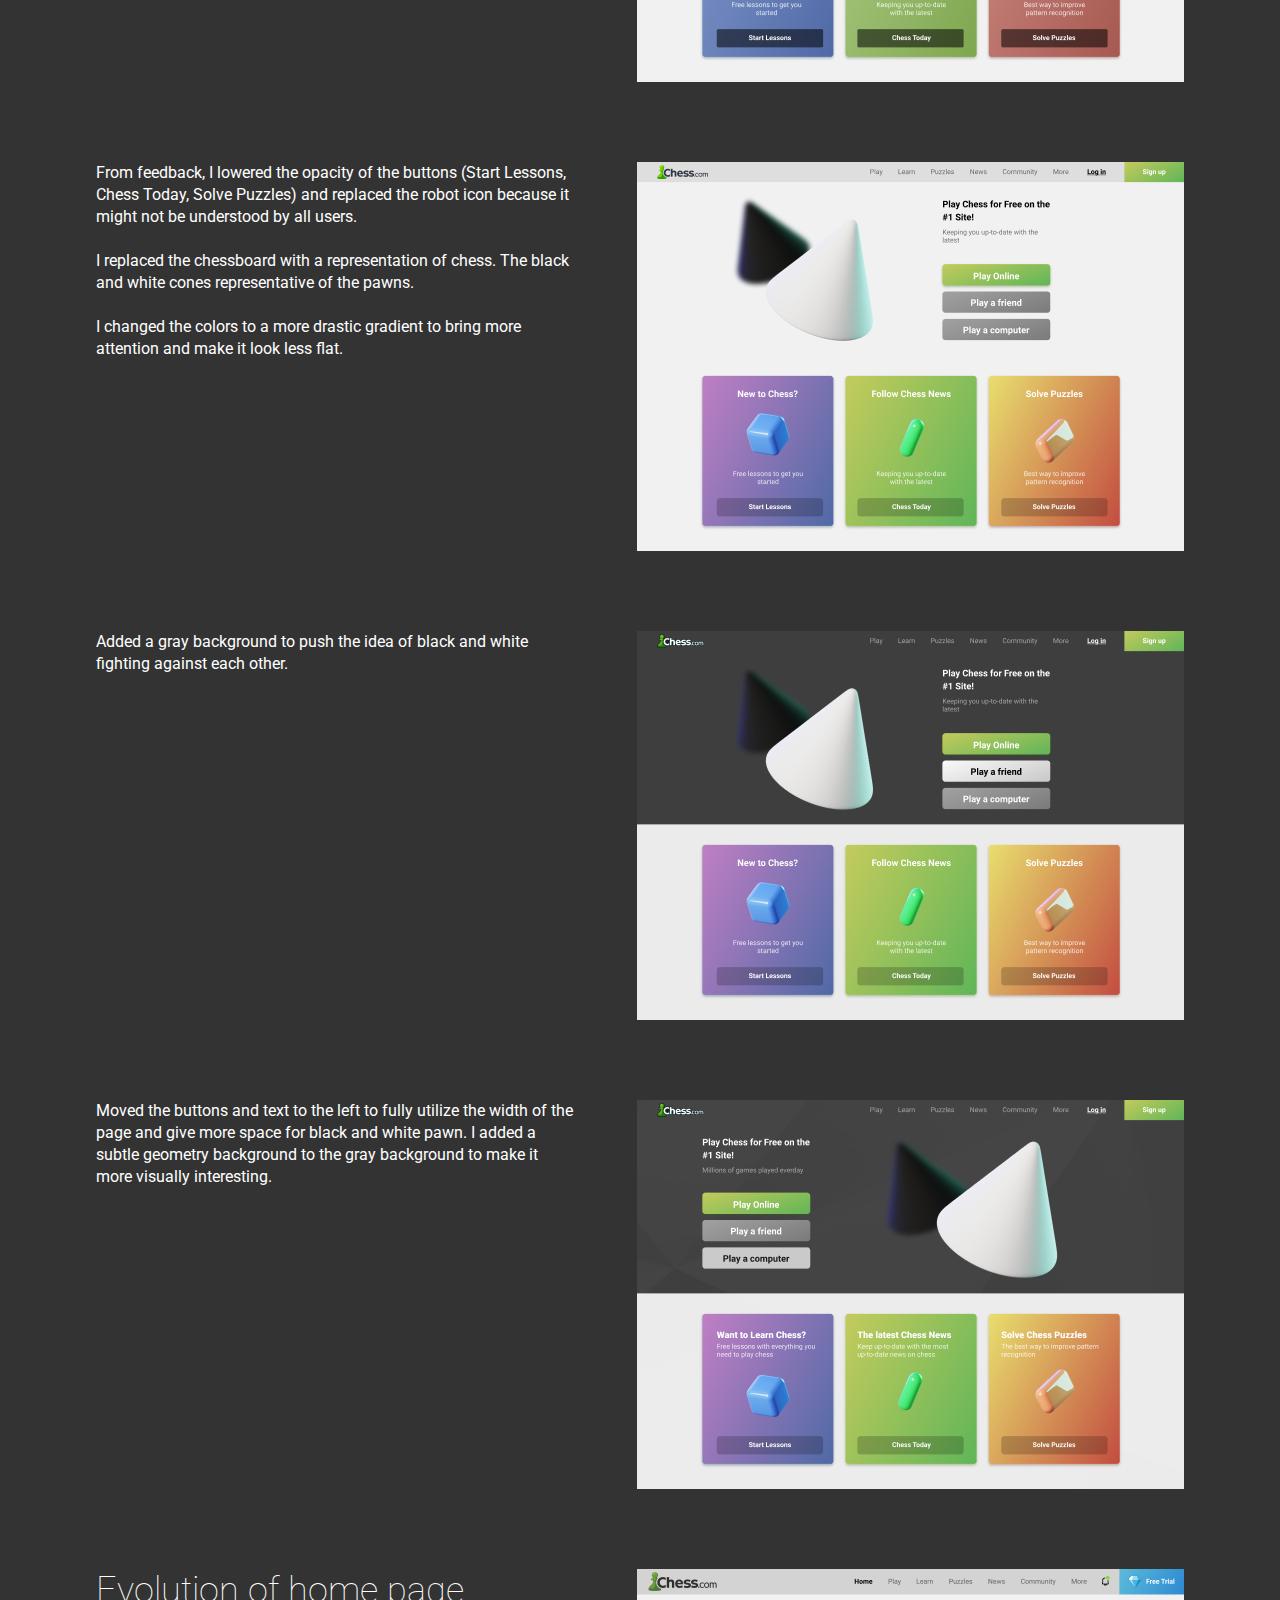
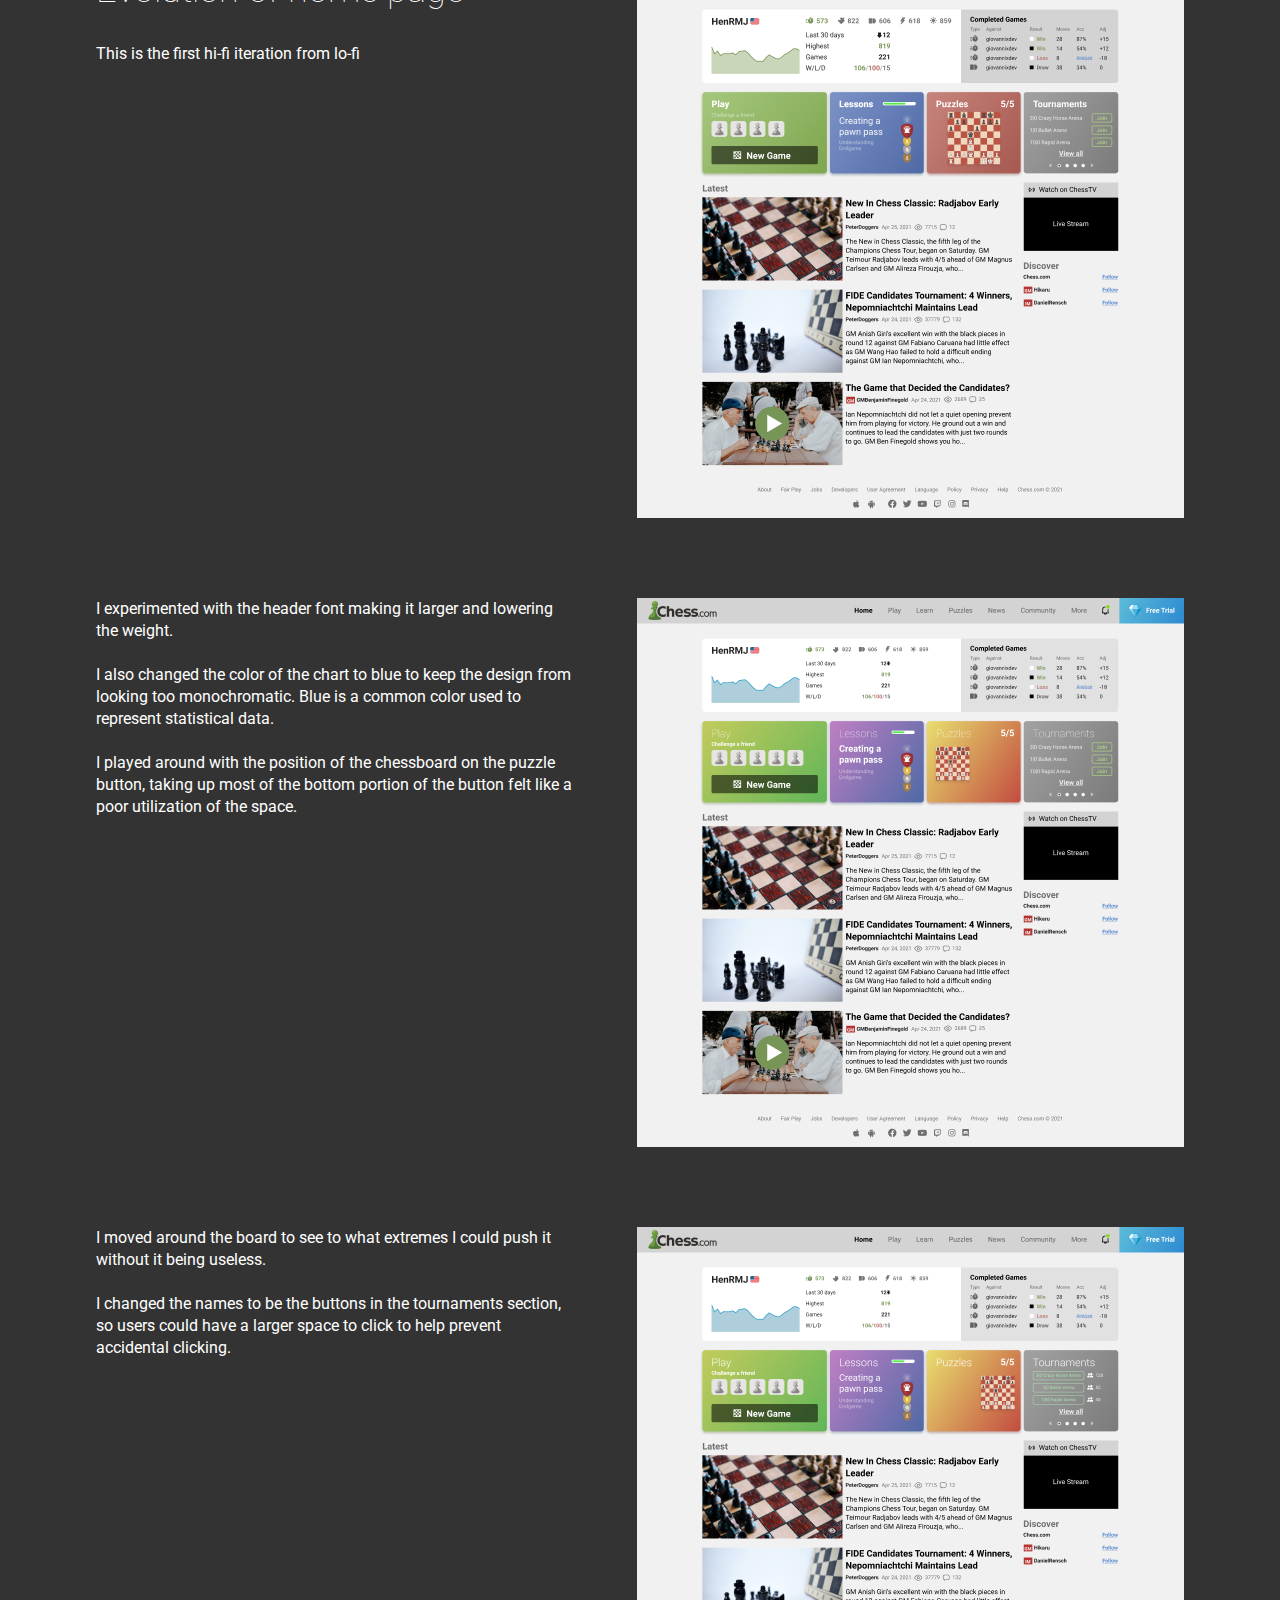
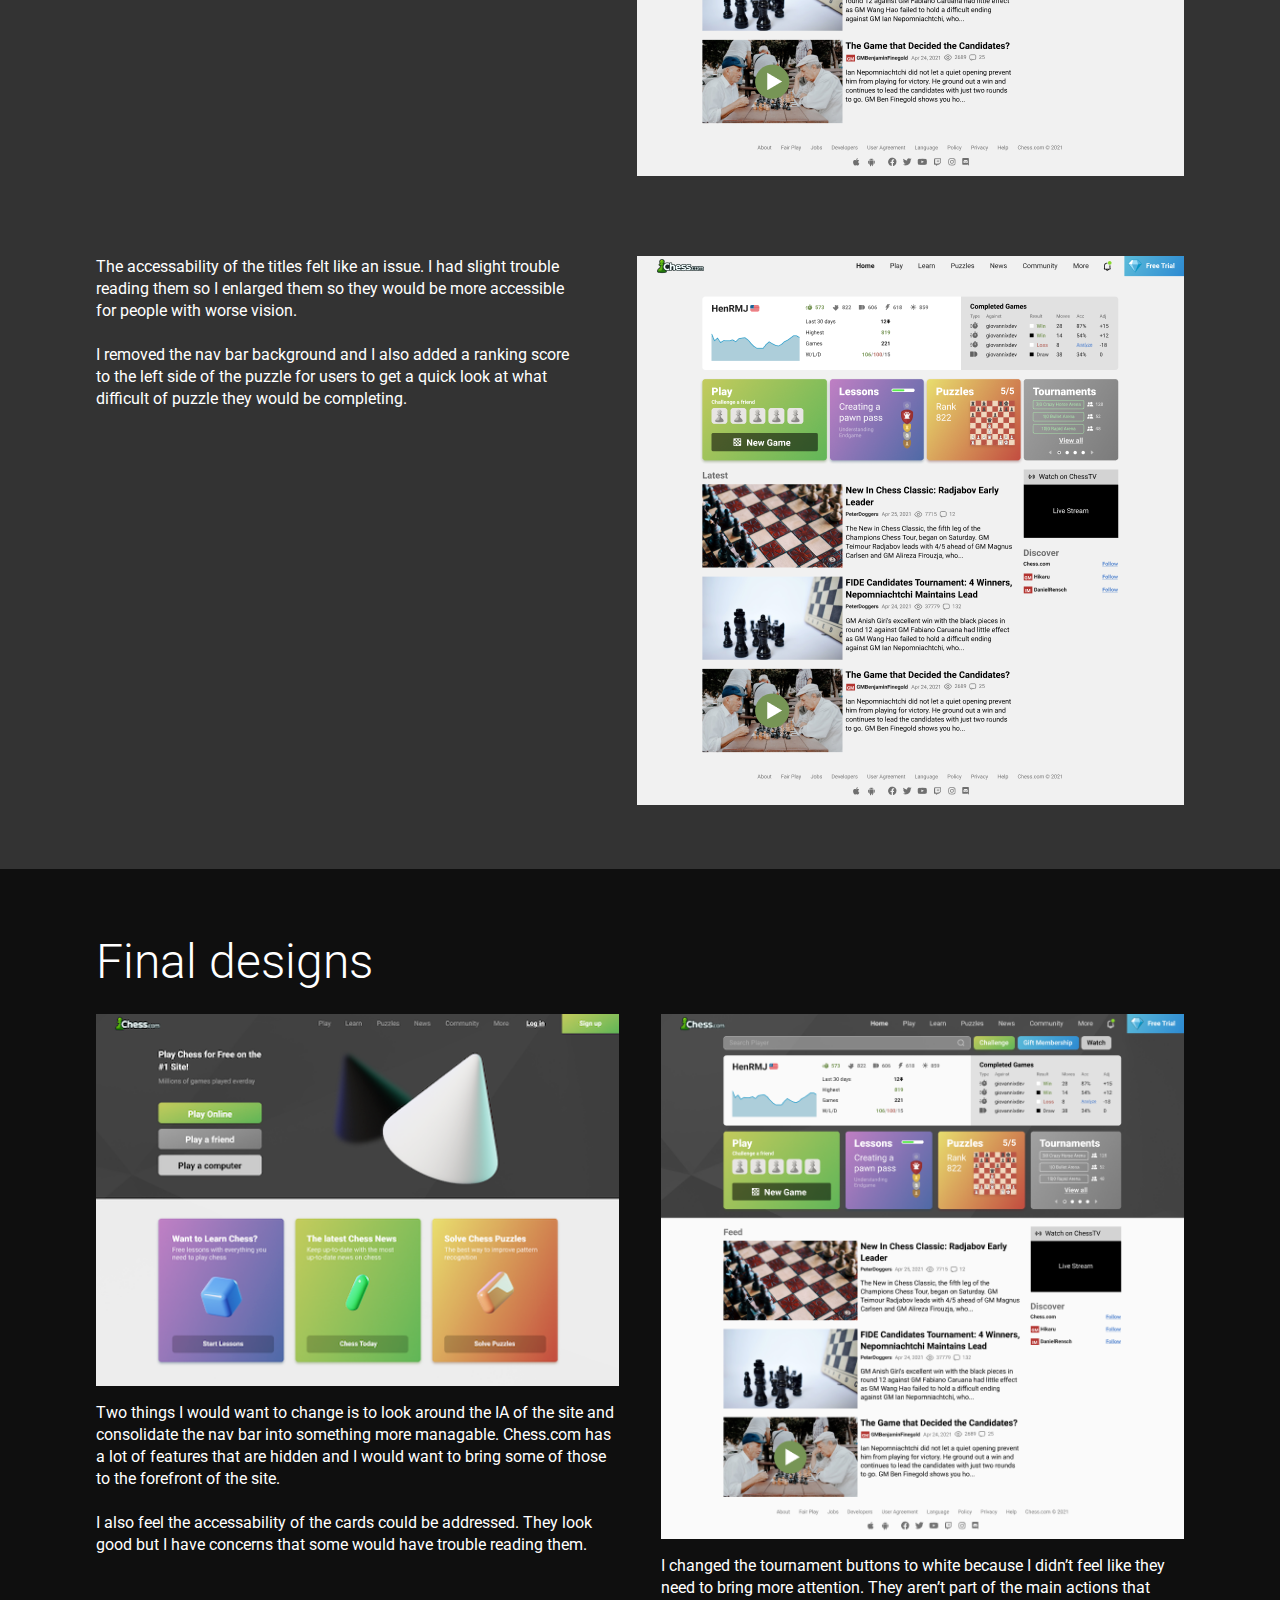
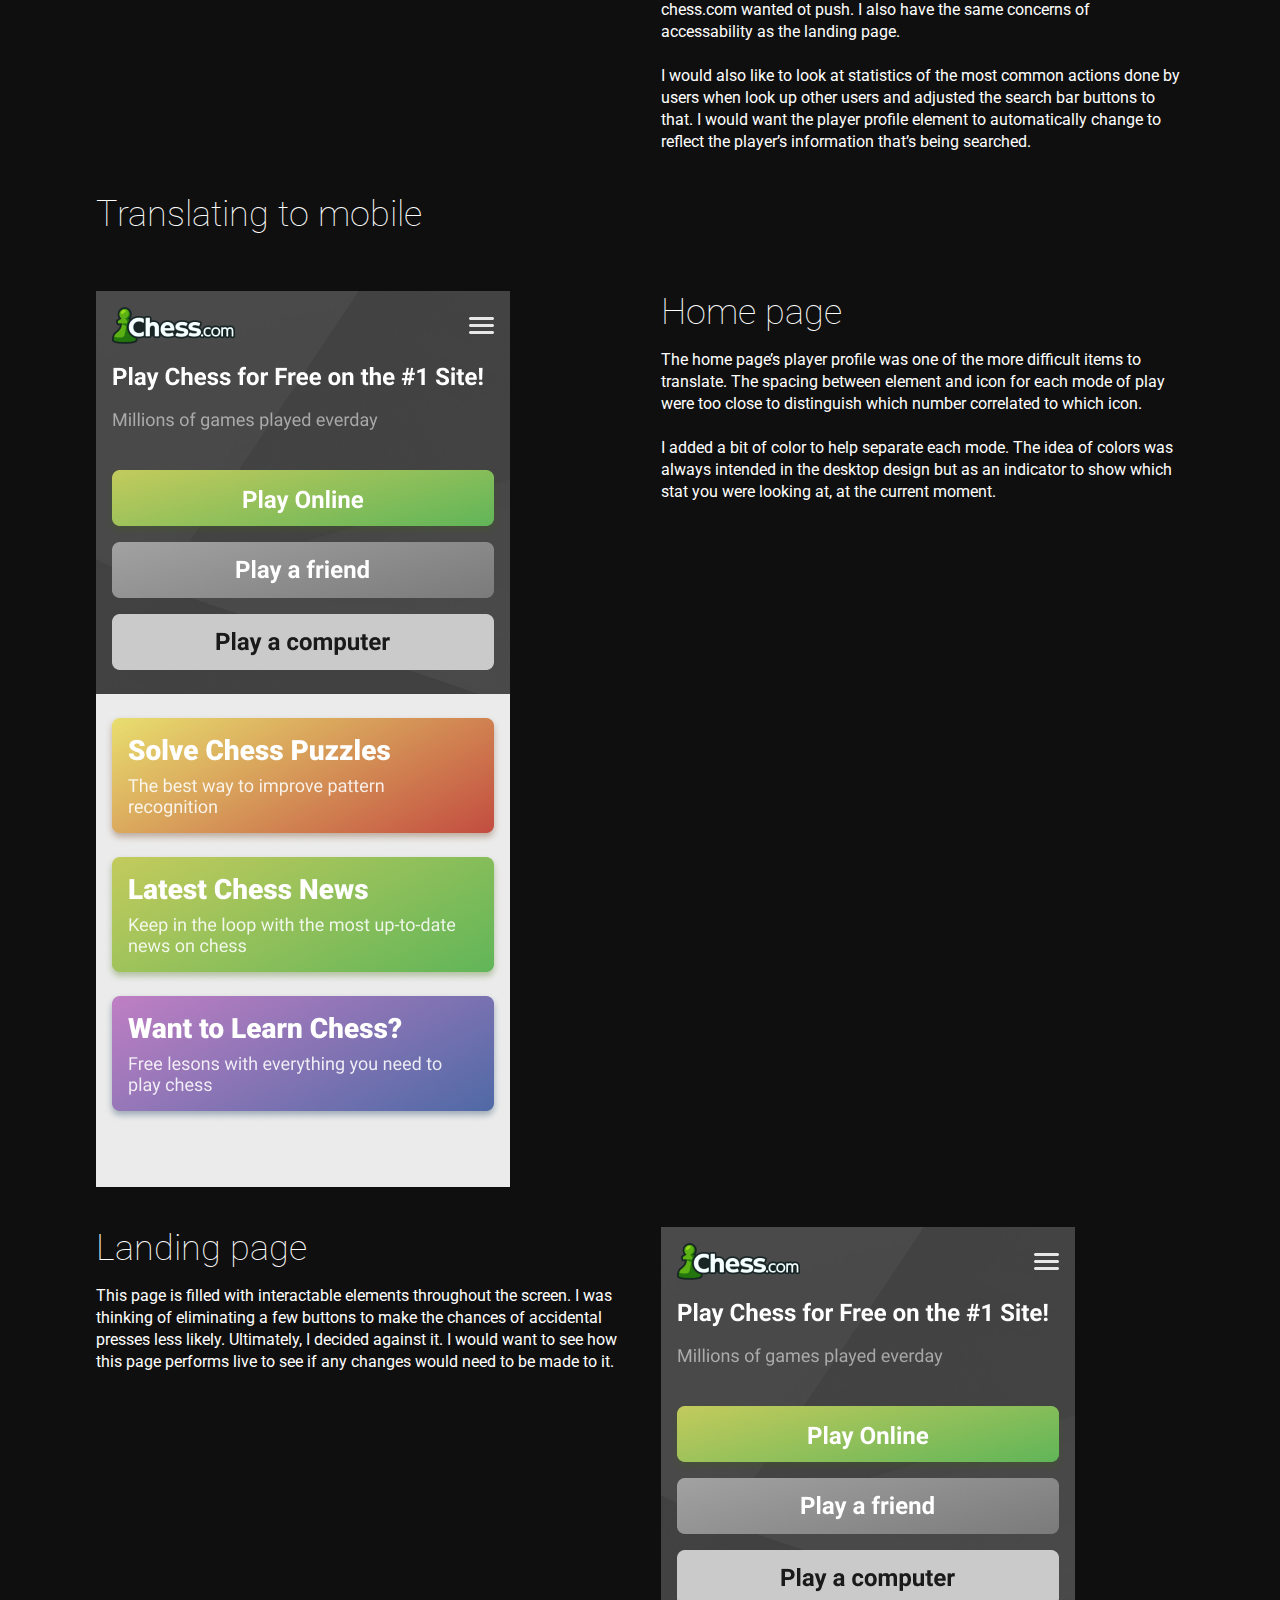
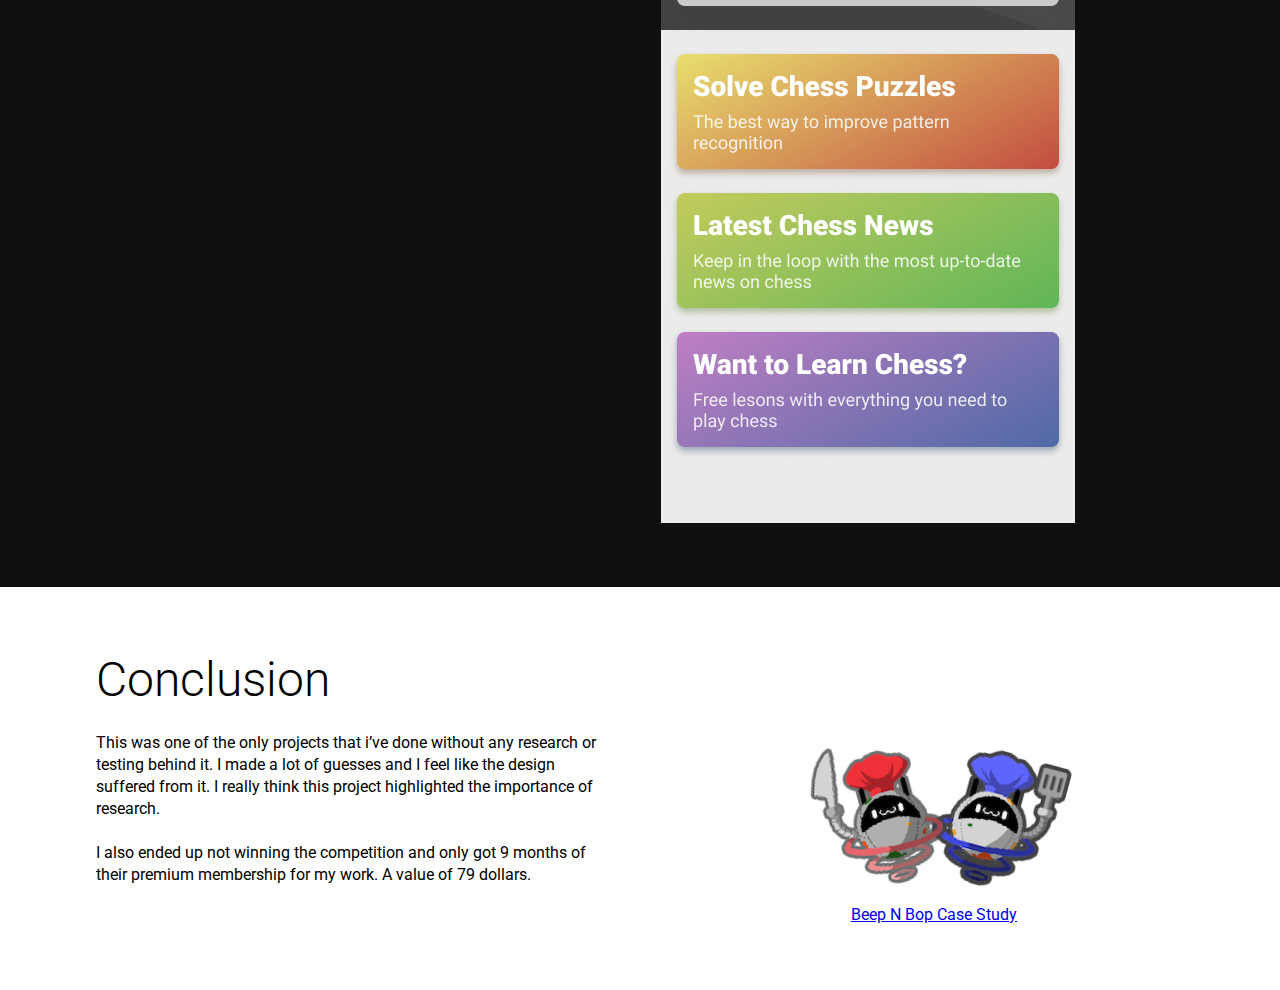
<file: chess.html>
<!DOCTYPE html>
<html lang="en">
  <head>
    <meta charset="UTF-8" />
    <meta http-equiv="X-UA-Compatible" content="IE=edge" />
    <meta name="viewport" content="width=device-width, initial-scale=1.0" />

    <!-- font for Roboto-->
    <link rel="preconnect" href="https://fonts.googleapis.com">
    <link rel="preconnect" href="https://fonts.gstatic.com" crossorigin>
    <link href="https://fonts.googleapis.com/css2?family=Roboto:wght@100;300;400;500;700;900&display=swap" rel="stylesheet">
        
    <!-- styling -->
    <link rel="stylesheet" href="./css/general.css" />
    <link rel="stylesheet" href="./css/chess.css" />
    <!-- font awesome -->
    <link
      rel="stylesheet"
      href="https://cdnjs.cloudflare.com/ajax/libs/font-awesome/6.2.0/css/all.min.css"
      integrity="sha512-xh6O/CkQoPOWDdYTDqeRdPCVd1SpvCA9XXcUnZS2FmJNp1coAFzvtCN9BmamE+4aHK8yyUHUSCcJHgXloTyT2A=="
      crossorigin="anonymous"
      referrerpolicy="no-referrer"
    />
    <title>Henry UX | Chess</title>
  </head>
  <body>
    <header class="header">
      <nav class="main-nav">
        <ul class="main-nav-list">
          <li><a href="./index.html" class="main-nav-link" id="author">Henry UX</a></li>
          <li><a href="./index.html" class="main-nav-link">Home</a></li>
          <li><a href="./index.html" class="main-nav-link">Work</a></li>
          <li><a href="./contact.html" class="main-nav-link">Contact</a></li>
        </ul>
      </nav>
      <section class="section-banner">
        <div class="banner container">
            <div class="banner-details">
                <h1 class="heading-primary">Chess.com</h1>
                <p class="banner-description">
                    Chess.com held a redesign competition for their homepage. Their main feature is playing chess online.
                </p>
            </div>
            <div class="banner-images-container">
                <div class="single-img">
                    <img src="./src/images/chess-images/chess-banner-img.png" alt="Homepage desktop screen" class="banner-img-1" />
                </div>
                <div class="single-img">
                    <img src="./src/images/chess-images/chess-banner-img-2.png" alt="homepage mobile screen" class="banner-img-2" />
                </div>
            </div>
        </div>
      </section>
    </header>

    <main>
        <!-- SECTION BREAKDOWN -->
        <section class="breakdown">
            <div class="container">
            <h2 class="heading-secondary">Breakdown</h2>
            </div>
            <div class="container breakdown-grid">
            <div class="client-brief">
                <h3 class="heading-tertiary">Client Brief</h3>
                <p class="client-details">
                Your challenge is to present a redesigned Chess.com that is visually delightful, brand familiar for the millions of exisiting players, and creates a friendly, rich, and intuitive user experience for all types of players.
                </br> 
                <br>
                Style: our current designs feature elements of flat and material design with more muted colors. newer design trends are brightening back up, adding back depth, texture, and lighting. What should Chess.com look like in 2021?
                </br> 
                <br>    
                UX: Choose web or mobile home screen. How do you present to all types of users the ability to experience our primary actions (play, puzzles, lessons), while also offering secondary features like Tournaments, Drills, and Puzzle Battles, but also have access to our awesome content, shows, events, and articles while also having layers of social elements, friends, clubs, leaderboards, stats, etc. There are lot of layers to this onion! How would you organize them?
                </p>
            </div>
            <div>
                <div class="deliverables">
                    <h3 class="heading-tertiary">Deliverables</h3>
                    <div class="deliverables-details">
                        <p class="deliverable-item"><i class="fa-solid fa-circle-check"></i>Hi-fi wireframe</p>
                    </div>
                </div>
                <div class="situation">
                    <h3 class="heading-tertiary">Situation</h3>
                    <div class="situation-details">
                    <p class="situation-description">This was a design competition that spanned 2 weeks and was a solo project.</p>
                    </div>
                </div>
            </div>
            </div>
        </section>

        <!-- SECTION EVALUATING ORIGINAL DESIGN -->
        <section class="section-evaluating-design">
            <div class="container">
                <h2 class="heading-secondary">Evaluating original design</h2>
            </div>
                <div class="container flex-column">
                    <div class="evaluating-info">
                        <p>Current design has related elements, split throughout the page</p>
                    </div>
                <div class="design-img-container">
                    <img src="./src/images/chess-images/chess1.png" alt="original logged in homepage" class="original-design-img">
                </div>
                <p>A lot of content is cut below the fold</p>
                <div class="design-img-container container-picture">
                    <img src="./src/images/chess-images/chess5.png" alt="original landing page" class="original-design-img bottom-picture">
                <div class="fold-text" >Fold line</div>
            </div>
            
            <div class="design-img-container"></div>
            </div>
        </section>
        <!-- SECTION Lo-fi Iterations -->
        <section class="section-lo-fi">
            <div class="container lo-fi-container">
            <h2 class="heading-secondary">Lo-fi Iterations</h2>
            <p>I categorized users by the actions that could be taken on the site. I kept the idea of it being visually simple while still having all the features that a power user would use, in mind. Assuming that power users would be the most active and therefore an important customer base for the business. </p>
            </div>
            <div class="container grid grid--2-cols lofi-grid">
            <!-- social -->
            <div class="flex-column">
                <h3 class="heading-tertiary">The social focused player</h3>
                <p>Prioritized the social aspects of chess.com (friends, leaderboards, etc).  These features take precedence in the above the fold UI, sharing their space with articles and news briefings to help build a sense of community on the site.</p>
            </div>
            <img src="./src/images/chess-images/lofi-1.png" class="lofi-1-img project-img">
            <!-- stats -->
            <div class="flex-column">
                <h3 class="heading-tertiary">The stats focused player</h3>
                <p>Focuses on numbers and statistics of in-game information to incentivize play and competition. Use of ad space was used to separate other elements like articles and events to keep the users attention on their own information.</p>
            </div>
            <img src="./src/images/chess-images/lofi-2.png" class="lofi-2-img project-img">
            <!-- hybrid -->
            <div class="flex-column">
                <h3 class="heading-tertiary">The hybrid</h3>
                <p>Built with the two extremes combined to create a more balanced and approachable experience. Some statistical information on top exists, while allowing for more articles and events to show above the fold. The main 3 actions of play, lessons, and puzzles take up a majority of the screen to draw the user towards those actions. </p>
            </div>
            <img src="./src/images/chess-images/lofi-3.png" class="lofi-3-img project-img">
            <!-- landing page -->
            <div class="flex-column">
                <h3 class="heading-tertiary">Landing page</h3>
                <p>I wanted the landing page to be more consise and separate the different actons you can do on the site clearer.
                <br><br>
                My thought process for adding the “Play a friend” button was to onboard 2 people on to the site quicker. Where both players at the end of the match would be asked to create an account to save their user data. </p>
            </div>
            <img src="./src/images/chess-images/lofi-4.png" class="lofi-4-img project-img">
            </div>
        </section>
        <!-- SECTION Hi-fi screens -->
        <section class="section-hi-fi">
            <div class="container hi-fi-container">
            <h2 class="heading-secondary">Hi-fi screens</h2>
            </div>
            <div class="container grid grid--2-cols hifi-grid">
            <!-- Color choice -->
                <div class="flex-column">
                    <h3 class="heading-tertiary">Color choices</h3>
                    <p>The choices for the colors of each actions (lessons, news, puzzles) were taken from the hues chess.com already use. Increasing the saturation and made them more prominent to establish a strong connection from a users first interaction on the site.</p>
                </div>
                <img src="./src/images/chess-images/hi-fi-1.png" class="hifi-1-img project-img">
            <!-- stats -->
            <div class="flex-column">
                <h3 class="heading-tertiary">Additions and consolidations</h3>
                <p>Added a notification icon. The original design had the home button act as both notification and navigation, causing confusion.
                <br><br>
                Grouped similar elements, while keeping the depth of each element. In some cases I was able to flesh out functionality for certain elements. For example, I was able to add more statistical player data for multiple modes of play.
                <br><br>
                The play button displays a profile image of friend to challenge friends without navigating from the homes screen.
                <br><br>
                In lessons, I added a progress bar to gamify and incentivize completion of the course.
                <br><br>
                I added a section for the daily puzzle and a counter for free users to track their daily puzzle limits.</p>
            </div>
            <img src="./src/images/chess-images/hi-fi-2.png" class="hifi-2-img project-img"> 
        </section>
        <!-- Diff screens -->
        <section class="section-diff-screens">
            <div class="container diff-screens-container">
            <h2 class="heading-secondary">Explorations for different screens</h2>
            <p>I took a break from iterating on hifi screens, to see how the design could be translated to other screen. </p>
            </div>
            <div class="container grid grid--2-cols diff-screens-grid">
            <div class="flex-column">
                <h3 class="heading-tertiary">Current game page</h3>
                <p>The biggest room for improvement I found was separating features to different screens. Challenges, game options, custom game configuration, and player search were all found on one side bar</p>
            </div>
            <img src="./src/images/chess-images/game-screen-1.png" class="game-screen-1-img project-img">
            <div class="flex-column">
                <h3 class="heading-tertiary">Similar mistakes</h3>
                <p>My first iteration was focused on looks without thinking about usability. The layout expands the chessboard and moves the navbar to the top leaving more room for player data.</p>
            </div>
            <img src="./src/images/chess-images/game-screen-2.png" class="game-screen-2-img project-img">
            <div class="flex-column">
                <h3 class="heading-tertiary">Separating actions</h3>
                <p>After thinking thinking about the issue, I created this screen to focus on which mode of play you wanted.
                <br><br>
                This also allows to show more niche options of play and add a bots sections to justify the elmination of the “play a computer” button on the home screen. </p>
            </div>
            <img src="./src/images/chess-images/game-screen-3.png" class="game-screen-3-img project-img">
            </div>
        </section>
        <!-- Final round of hi-fi designs -->
        <section class="section-final-hi-fi">
            <div class="container final-hi-fi-container">
                <h2 class="heading-secondary">Final round of hi-fi designs</h2>
            </div>
            <div class="container grid grid--2-cols final-hifi-grid">
                <!-- Evolution of home page -->
                <div class="flex-column">
                    <h3 class="heading-tertiary">Evolution of landing page</h3>
                    <p>From the lo-fi mockups I added a robot icon to add keep the “Play a computer” option from the original landing page.</p>
                </div>
                <img src="./src/images/chess-images/landing-page-1.png" class="landing-page-1-img project-img">  
                <!-- stats -->
                <div class="flex-column">
                    <p>From feedback, I lowered the opacity of the buttons (Start Lessons, Chess Today, Solve Puzzles) and replaced the robot icon because it might not be understood by all users.
                    <br><br>
                    I replaced the chessboard with a representation of chess. The black and white cones representative of the pawns.
                    <br><br>    
                    I changed the colors to a more drastic gradient to bring more attention and make it look less flat.</p>
                </div>
                <img src="./src/images/chess-images/landing-page-2.png" class="landing-page-2-img project-img">
                <div class="flex-column">
                    <p>Added a gray background to push the idea of black and white fighting against each other.</p>
                </div>
                <img src="./src/images/chess-images/landing-page-3.png" class="landing-page-3-img project-img">
                <div class="flex-column">
                    <p>Moved the buttons and text to the left to fully utilize the width of the page and give more space for black and white pawn. I added a subtle geometry background to the gray background to make it more visually interesting.</p>
                </div>
                <img src="./src/images/chess-images/landing-page-4.png" class="landing-page-4-img project-img">

                <!-- Evolution of home page -->
                <div class="flex-column">
                    <h3 class="heading-tertiary">Evolution of home page</h3>
                    <p>This is the first hi-fi iteration from lo-fi</p>
                </div>
                <img src="./src/images/chess-images/home-page-1.png" class="home-page-1-img project-img">  
                <div class="flex-column">
                    <p>I experimented with the header font making it larger and lowering the weight. 
                    <br><br>
                    I also changed the color of the chart to blue to keep the design from looking too monochromatic. Blue is a common color used to represent statistical data. 
                    <br><br>        
                    I played around with the position of the chessboard on the puzzle button, taking up most of the bottom portion of the button felt like a poor utilization of the space.
                    </p>
                </div>
                <img src="./src/images/chess-images/home-page-2.png" class="home-page-2-img project-img">
                <div class="flex-column">
                    <p>I moved around the board to see to what extremes I could push it without it being useless. 
                    <br><br>
                    I changed the names to be the buttons in the tournaments section, so users could have a larger space to click to help prevent accidental clicking. </p>
                </div>
                <img src="./src/images/chess-images/home-page-3.png" class="home-page-3-img project-img">
                <div class="flex-column">
                    <p>The accessability of the titles felt like an issue. I had slight trouble reading them so I enlarged them so they would be more accessible for people with worse vision. 
                    <br><br>
                    I removed the nav bar background and I also added a ranking score to the left side of the puzzle for users to get a quick look at what difficult of puzzle they would be completing.</p>
                </div>
                <img src="./src/images/chess-images/home-page-4.png" class="home-page-4-img project-img">
            </div>
        </section>
        <!-- Final designs -->
        <section class="section-final-designs">
            <div class="container final-designs-container">
                <h2 class="heading-secondary">Final designs</h2>
            </div>
            <div class="container final-design-grid">
                <div class="flex-column">
                    <!-- <div> -->
                        <img src="./src/images/chess-images/final-1.png" class="final-1-img project-img">
                    <!-- </div> -->
                    <p>Two things I would want to change is to look around the IA of the site and consolidate the nav bar into something more managable. Chess.com has a lot of features that are hidden and I would want to bring some of those to the forefront of the site.
                    <br><br>
                    I also feel the accessability of the cards could be addressed. They look good but I have concerns that some would have trouble reading them.</p>
                </div>
                <div class="flex-column">
                    <!-- <div> -->
                        <img src="./src/images/chess-images/final-2.png" class="final-2-img project-img">
                    <!-- </div> -->
                    <p>I changed the tournament buttons to white because I didn’t feel like they need to bring more attention. They aren’t part of the main actions that chess.com wanted ot push. I also have the same concerns of accessability as the landing page.
                    <br><br>
                    I would also like to look at statistics of the most common actions done by users when look up other users and adjusted the search bar buttons to that. I would want the player profile element to automatically change to reflect the player’s information that’s being searched.
                    </p>
                </div>
                <h3 class="heading-tertiary span-2-columns">Translating to mobile</h3>
                    <img src="./src/images/chess-images/mobile-2.png" class="mobile-1-img">
                <div class="home-page-mobile">
                    <h3 class="heading-tertiary">Home page</h3>
                    <div>
                    <p class="home-page-mobile-description">The home page’s player profile was one of the more difficult items to translate. The spacing between element and icon for each mode of play were too close to distinguish which number correlated to which icon. 
                    <br><br>
                    I added a bit of color to help separate each mode. The idea of colors was always intended in the desktop design but as an indicator to show which stat you were looking at, at the current moment.</p>
                    </div>
                </div>
                <div class="landing-page-mobile">
                    <h3 class="heading-tertiary">Landing page</h3>
                    <div>
                    <p class="landing-page-mobile-description">This page is filled with interactable elements throughout the screen. I was thinking of eliminating a few buttons to make the chances of accidental presses less likely. Ultimately, I decided against it. I would want to see how this page performs live to see if any changes would need to be made to it.</p>
                    </div>
                </div>
                    <img src="./src/images/chess-images/mobile-2.png" class="mobile-2-img">
            </div>
        </section>
        <!-- Conclusion -->
       <section class="conclusion">
        <div class="container">
            <h2 class="heading-secondary">Conclusion</h2>
        </div>
        <div class="container grid grid--2-cols conclusion-grid">
            <p class="conclusion-text">
                This was one of the only projects that i’ve done without any research or testing behind it. I made a lot of guesses and I feel like the design suffered from it. I really think this project highlighted the importance of research.
                <br><br>
                I also ended up not winning the competition and only got 9 months of their premium membership for my work. A value of 79 dollars.
            </p>
            <div class="next-project-link flex-column">
                <div class="img-container">
                        <img src="./src/images/chess-images/beep-1.png" class="beep-img-1">
                        <img src="./src/images/chess-images/beep-2.png" class="beep-img-2">
                </div>
                <a href="./beep-n-bop.html" class="beep-case-study"><i class="fa-regular fa-clipboard fa-lg"></i>Beep N Bop Case Study</a>
            </div>
        </div>
       </section> 
    </main>
  </body>
</html>
</file>
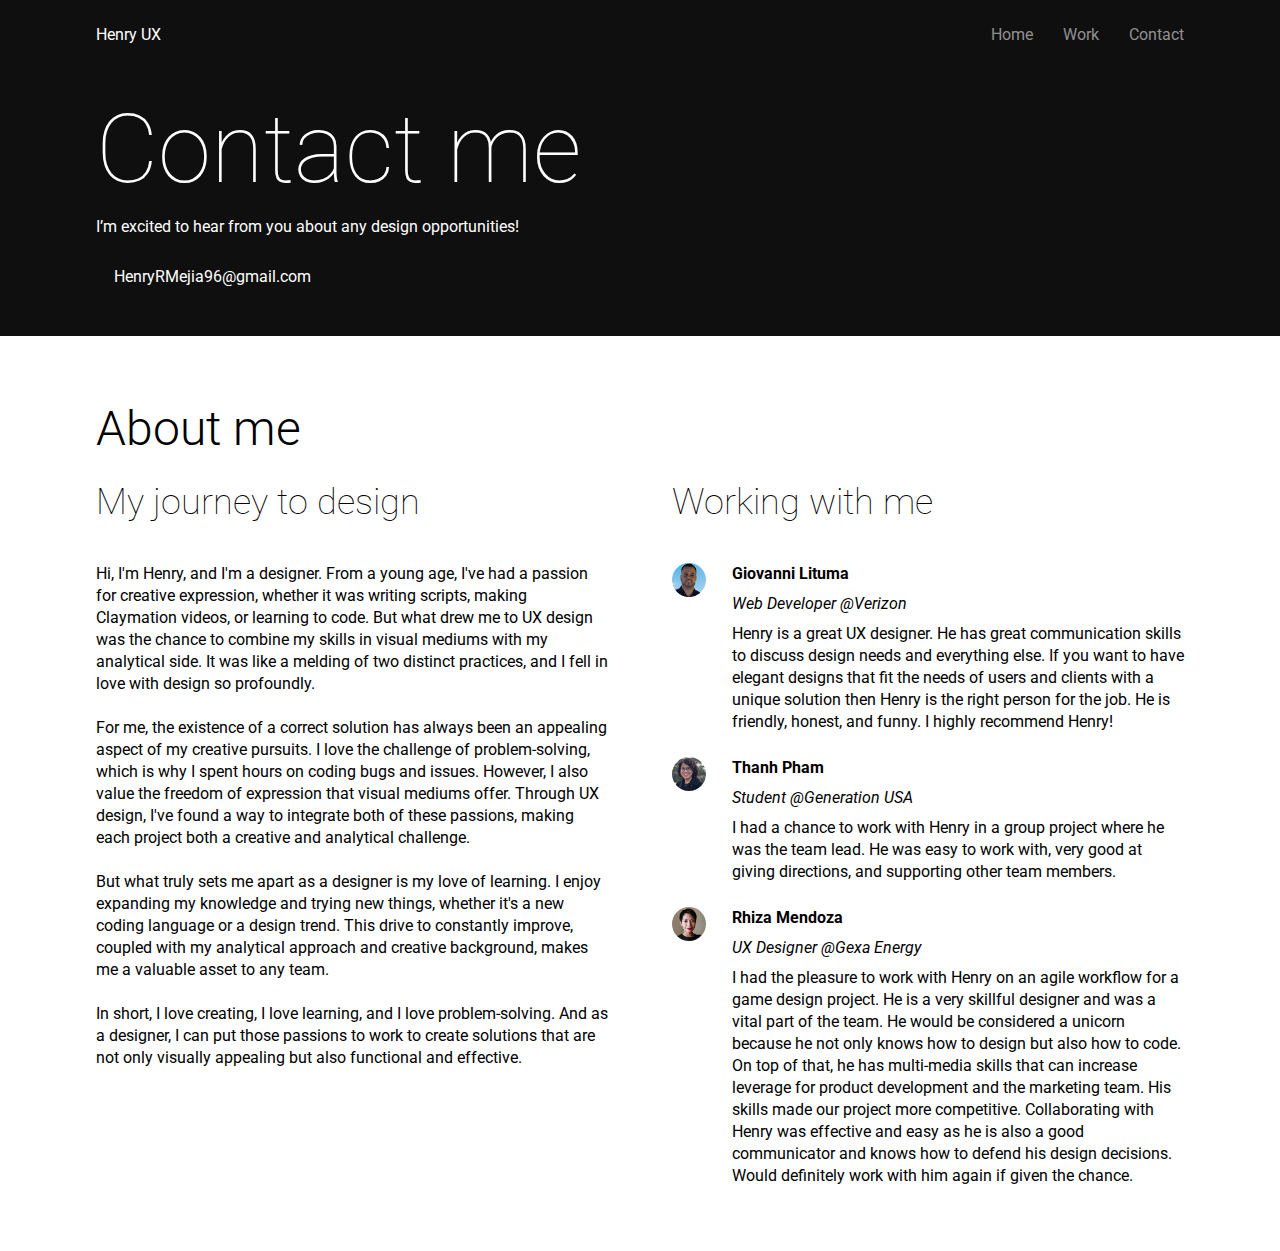
<file: contact.html>
<!DOCTYPE html>
<html lang="en">
  <head>
    <meta charset="UTF-8" />
    <meta http-equiv="X-UA-Compatible" content="IE=edge" />
    <meta name="viewport" content="width=device-width, initial-scale=1.0" />
    <!-- font for Roboto-->
    <link rel="preconnect" href="https://fonts.googleapis.com" />
    <link rel="preconnect" href="https://fonts.gstatic.com" crossorigin />
    <link
      href="https://fonts.googleapis.com/css2?family=Roboto:wght@100;300;400;500;700;900&display=swap"
      rel="stylesheet"
    />

    <!-- styling -->
    <link rel="stylesheet" href="./css/general.css" />
    <link rel="stylesheet" href="./css/contact.css" />
    <!-- font awesome -->
    <link
      rel="stylesheet"
      href="https://cdnjs.cloudflare.com/ajax/libs/font-awesome/6.2.0/css/all.min.css"
      integrity="sha512-xh6O/CkQoPOWDdYTDqeRdPCVd1SpvCA9XXcUnZS2FmJNp1coAFzvtCN9BmamE+4aHK8yyUHUSCcJHgXloTyT2A=="
      crossorigin="anonymous"
      referrerpolicy="no-referrer"
    />
    <title>Henry UX | Contact</title>
  </head>
  <body>
    <header class="header">
      <nav class="main-nav">
        <ul class="main-nav-list">
            <li><a href="./index.html" class="main-nav-link" id="author">Henry UX</a></li>
          <li><a href="./index.html" class="main-nav-link">Home</a></li>
          <li><a href="./index.html" class="main-nav-link">Work</a></li>
          <li><a href="./contact.html" class="main-nav-link">Contact</a></li>
        </ul>
      </nav>
      <section class="section-banner-home">
        <div class="banner-home-container">
          <h1 class="heading-primary">Contact me</h1>
          <p class="banner-description">I’m excited to hear from you about any design opportunities!</p>
          <p class="email"><i class="fa-solid fa-envelope"></i>HenryRMejia96@gmail.com</p>
        </div>
      </section>
    </header>
    <section class="about-me">
        <div class="container">
          <h2 class="heading-secondary">About me</h2>
        </div>
        <div class="container grid grid--2-cols">
          <div class="about flex-column">
            <h3 class="heading-tertiary">My journey to design</h3>
              <p>Hi, I'm Henry, and I'm a designer. From a young age, I've had a passion for creative expression, whether it was writing scripts, making Claymation videos, or learning to code. But what drew me to UX design was the chance to combine my skills in visual mediums with my analytical side. It was like a melding of two distinct practices, and I fell in love with design so profoundly.
              <br /><br />
              For me, the existence of a correct solution has always been an appealing aspect of my creative pursuits. I love the challenge of problem-solving, which is why I spent hours on coding bugs and issues. However, I also value the freedom of expression that visual mediums offer. Through UX design, I've found a way to integrate both of these passions, making each project both a creative and analytical challenge.
              <br /><br />
              But what truly sets me apart as a designer is my love of learning. I enjoy expanding my knowledge and trying new things, whether it's a new coding language or a design trend. This drive to constantly improve, coupled with my analytical approach and creative background, makes me a valuable asset to any team.
              <br /><br />
              In short, I love creating, I love learning, and I love problem-solving. And as a designer, I can put those passions to work to create solutions that are not only visually appealing but also functional and effective.</p>
          </div>
          <div class="testimonials flex-column">
            <h3 class="heading-tertiary">Working with me</h3>
            <div class="testimonial-container">
                <img class="testimonial-img" src="./src/images/contact-images/pic-1.png" alt="">
               <div class="testimonial-info flex-column">
                <p class="testimonial-name">Giovanni Lituma</p>
                <p class="testimonial-title">Web Developer @Verizon</p>
                <p class="testimonial-text">
                    Henry is a great UX designer. He has great communication skills to discuss design needs and everything else. If you want to have elegant designs that fit the needs of users and clients with a unique solution then Henry is the right person for the job. He is friendly, honest, and funny. I highly recommend Henry!
                </p>
               </div>
            </div>
            <div class="testimonial-container">
                <img class="testimonial-img" src="./src/images/contact-images/pic-2.jpeg" alt="">
               <div class="testimonial-info flex-column">
                <p class="testimonial-name">Thanh Pham</p>
                <p class="testimonial-title">Student @Generation USA</p>
                <p class="testimonial-text">
                    I had a chance to work with Henry in a group project where he was the team lead. He was easy to work with, very good at giving directions, and supporting other team members.
                </p>
               </div>
            </div>
            <div class="testimonial-container">
                <img class="testimonial-img" src="./src/images/contact-images/pic-3.png" alt="">
               <div class="testimonial-info flex-column">
                <p class="testimonial-name">Rhiza Mendoza</p>
                <p class="testimonial-title">UX Designer @Gexa Energy</p>
                <p class="testimonial-text">
                    I had the pleasure to work with Henry on an agile workflow for a game design project. He is a very skillful designer and was a vital part of the team. He would be considered a unicorn because he not only knows how to design but also how to code.  On top of that, he has multi-media skills that can increase leverage for product development and the marketing team. His skills made our project more competitive. Collaborating with Henry was effective and easy as he is also a good communicator and knows how to defend his design decisions. Would definitely work with him again if given the chance.
                </p>
               </div>
            </div>
          </div>
      </section>
    <main></main>
  </body>
</html>
</file>
<file: css/general.css>
* {
  padding: 0;
  margin: 0;
  box-sizing: border-box;
}

:root {
  /* fonts */
  --header-h1: Roboto;

  /* font sizes */
  --caption-italics-size: 12px;
  --body-strong-size: 16px;
  --font-size-lg: 18px;
  --header-h3-size: 36px;
  --header-h2-size: 48px;
  --header-h1-size: 96px;

  /* Colors */
  --color-black: #000;
  --color-white: #fff;
  --color-orange: #eeb258;
  --color-green-100: #21f336;
  --color-red-100: #fd1b1b;
  --color-brown: #c00909;
}

html {
  font-size: 62.5%;
}

body {
  width: 100%;
  min-height: 100vh;
  font-family: 'Roboto', sans-serif;
  font-size: 1.6rem;
  font-weight: 400;
  color: #000;
  line-height: 2.2rem;
  letter-spacing: normal;
}

.header {
}

section {
  padding: 6.4rem 0;
}

.container {
  max-width: 120rem;
  width: 90vw;
  padding: 0 3.2rem;
  margin: 0 auto;
}

.grid {
  display: grid;
  column-gap: 6.4rem;
  row-gap: 8rem;
}

.grid--2-cols {
  grid-template-columns: repeat(2, 1fr);
}

.grid--3-cols {
  grid-template-columns: repeat(3, 1fr);
}

.flex-column {
  display: flex;
  flex-direction: column;
  gap: 2.4rem;
}

.heading-primary {
  font-size: 9.6rem;
  font-weight: 100;
  line-height: 11.2rem;
  margin-bottom: 8px;
}

.heading-secondary {
  font-size: 4.8rem;
  font-weight: 300;
  line-height: 5.7rem;
  margin-bottom: 2.4rem;
}

.heading-tertiary {
  font-size: 3.6rem;
  font-weight: 100;
  line-height: 4.2rem;
  margin-bottom: 1.6rem;
}

.main-nav {
  height: 6.9rem;
  width: 100%;
  display: grid;
  place-items: center;
  background-color: #0f0f0f;
}

.main-nav-list {
  width: 90%;
  max-width: 120rem;
  margin: 0 auto;
  padding: 0 3.2rem;
  list-style: none;
  display: flex;
  /* justify-content: end; */
  align-items: center;
  gap: 3rem;
}

#author {
  color: #fff;
}

.main-nav-link {
  transition: all 0.3s;
}

.main-nav-link:link,
.main-nav-link:visited {
  color: #919191;
  text-decoration: none;
}

.main-nav-link:active,
.main-nav-link:hover {
  color: #fff;
}

.main-nav-list > li:first-child {
  margin-right: auto;
}

.banner {
  max-width: 120rem;
  width: 90vw;
  display: grid;
  grid-template-columns: repeat(2, 1fr);
  gap: 8rem;
  padding: 0 3.2rem;
  margin: 0 auto;
}

.banner-details {
  color: #fff;
}

.banner-img {
  justify-self: end;
}

.banner-description {
  line-height: 2.8rem;
}

.fa-clipboard {
  margin-right: 1.2rem;
}

.fa-circle-check {
  color: #49e470;
  margin-right: 1.8rem;
}
</file>
<file: css/asel.css>
.p-discovery {
  line-height: 135%;
  /* opacity: 0.87; */
}

.wdd {
  width: 93%;
}

.flex-discovery {
  display: flex;
  align-content: center;
  gap: 1.6rem;
  flex-wrap: nowrap;
  justify-content: center;
}
/* 
style="display: flex; flex-wrap: wrap; justify-content: center;" */

.discover_bg {
  background-color: #F7F7F8;
}

.image-1-icon {
  width: 547px;
  height: 325px;
}

.section-banner {
  background-color: #DF6CA0;
}

img {
  width: 100%;
}

.heading-tertiary {
  font-size: 3.6rem;
  margin-bottom: 1.6rem;
  /* line-height: 42.2px; */
}

.mt24 {
  margin-top: 2.4rem;
}

.problem-details {
  width: 170%;
}

.situation-details {
  width: 50%;
}

.goal-description {
  margin-bottom: 2.5rem;
}

.goal-list,
.deliverable-list {
  list-style: none;
  display: flex;
  flex-direction: column;
  /* gap: 1rem; */
}

.goal-item {
  display: flex;
  align-items: center;
  /* gap: 1rem; */
}

.goal-icon {
  width: 2.5rem;
}

.deliverable-list {
  list-style: none;
}

/* .fa-circle-check {
  color: #0f0d69;
  margin-right: 1.8rem;
} */

.image-joanna {
  margin-bottom: -2.4rem;
}

.image-8 {
  width: 760px;
  height: 317px;
}

.fa-exclamation-circle {
  color: #67AEE8;
  margin-right: 1.8rem;
}

.discover {
  background: white;
}

.problems {
  background: black;
}

.patterns-list,
.boards-list,
.titles-list {
  list-style: none;
  display: flex;
  flex-direction: column;
  gap: 1.6rem;
  /* adjust li width to fit its content */
  width: 'fit-content';
}

.patterns-container {
  display: flex;
  width: 100%;
  align-items: end;
}

.panel {
  height: 80%;
  flex: 1;
  margin: 0 0.5rem;
  opacity: 0.34;
  /* set background-size: cover => cover the entire element while maintaining aspect ratio  */
  background-size: cover;
  background-position: center;
  background-repeat: no-repeat;
  /* border-radius: 1rem; */
  cursor: pointer;
  transition: flex 0.8s ease-in-out;
}

.panel.active {
  flex: 15;
  opacity: 1;
}

.pattern-item,
.board-title {
  font-weight: 900;
  color: #a3a3a4;
  cursor: pointer;
}

.pattern-item.active,
.board-title.active {
  color: #000;
}

small {
  font-size: 1.2rem;
  font-weight: 400;
  font-style: italic;
  margin-left: 1rem;
}

.hidden {
  display: none;
}

.inspiration-board-container {
  display: flex;
  width: 100%;
  align-items: end;
}
.inspiration-board {
  height: 80%;
  background-size: cover;
  flex: 1;
  opacity: 0.34;
  margin: 0 0.5rem;
  cursor: pointer;
  transition: flex 0.8s ease-in-out;
}

.inspiration-board.active {
  flex: 6;
  opacity: 1;
}

/* USER FLOW */
.grid-user-flow {
  display: grid;
  grid-template-columns: 1fr 0.50fr;
  width: 1350px;
  column-gap: 20px;
  /* row-gap: 24px; */
  margin: 0 auto;
}

.section-user-flow {
  background-color: #0f0f0f;
  color: #fff;
}

.user-flow-img {
  margin-bottom: 8rem;
}

.hushed-face {
  font-size: 2.4rem;
}

/* Fun fact */

.paragraph-center {
  margin: 0 auto;
}

.paragraph-center p {
  font-style: italic;
  max-width: 320px;
  opacity: 0.54;
  text-align: justify;
  /* line-height: 1.35; */
}
/* Design Testing */
.testing-1-img {
  margin-bottom: 1.6rem;
}

/* Gameplay design */
.section-gameplay-design {
  background-color: #0f0f0f;
  color: #fff;
}

.logo-container {
  display: flex;
  justify-content: center;
  align-items: center;
  gap: 4rem;
}

.fa-brands {
  font-size: 11.3rem;
  color: #303030;
}

/* The game */
.section-the-game {
  background-color: #303030;
  color: #fff;
}

iframe {
  width: 100%;
  height: 80vh;
}

/* Retrospective */
.asel-mockup-container {
  justify-content: center;
  align-items: center;
  /* position: relative; */
}

.asel-case-study:link,
.asel-case-study:visited {
  color: #1234e6;
  font-weight: 700;
}

.img-container {
  position: relative;
}



/* NOTE: set content to url won't allow image resizing */
/* .img-container::before {
    content: url(../src//images/beep-images/retrospective/ellipse-1.png);
    position: absolute;
    top: -1rem;
    left: -4rem;
    width: 70px;
    z-index: -1;
  }
  
  .img-container::after {
    content: url(../src//images/beep-images/retrospective/ellipse-1.png);
    position: absolute;
    bottom: -2.3rem;
    right: 0rem;
    width: 70px;
  } */

/*background-size: contain=>scale the image as large as possible without cropping/stretching the image. If container > image => image titling unless set background-repeat to no-repeat */
/* background-size: cover => scale the image to the smallest possible size to fill container, leaving no empty space => image can be cropped */
.img-container::before {
  content: '';
  /* display: inline-block; */
  position: absolute;
  background: url(../src//images/beep-images/retrospective/ellipse-3.png);
  background-size: contain;
  background-repeat: no-repeat;
  width: 30%;
  height: 30%;
  bottom: -6%;
  left: -6%;
  z-index: -1;
}

.img-container::after {
  content: '';
  position: absolute;
  background: url(../src//images/beep-images/retrospective/ellipse-4.png);
  background-size: contain;
  background-repeat: no-repeat;
  width: 30%;
  height: 30%;
  top: 18%;
  right: -16%;
}

.banner-details {
  color: black;
}

.heading-center {
  margin-bottom: 0;
  /* text-align: center; */
}

/**************************/
/* BELOW 1200px (Landscape Tablets) */
/**************************/
@media (max-width: 75em) {
  .flex-discovery {
    flex-wrap: wrap;
  }

  .banner {
    display: grid;
    grid-template-columns: 1fr;
    gap: 4.8rem;
  }

  .banner-details {
    /* text-align: center; */
  }

  /* images are inline elements, we can use text-align to center them but in this case, justify-self was used earlier  => need to override that*/
  .banner-img {
    justify-self: start;
  }

  .container {
    /* padding: 0 4.8rem; */
  }

  .main-nav-list {
    /* padding: 0 4.8rem; */
  }

  .grid-user-flow {
    display: grid;
    grid-template-columns: 1fr 0.5fr;
    width: 70em;
    margin: 0 auto;
  }
}

/**************************/
/* BELOW 944px (Tablets) */
/**************************/
@media (max-width: 59em) {
  .grid--2-cols {
    grid-template-columns: 1fr;
  }

  .heading-primary {
    font-size: 8.6rem;
    line-height: 7rem;
  }

  .heading-secondary {
    font-size: 4.8rem;
    margin-bottom: 0;
  }

  .heading-tertiary {
    font-size: 3.6rem;
    margin-bottom: 0;
  }

  .patterns-container {
    min-width: 80%;
    margin: 0 auto;
    /* height: 40vh; */
  }

  .panel {
    height: 40vh;
  }

  .inspiration-board-container {
    min-width: 80%;
    margin: 0 auto;
  }

  .inspiration-board {
    height: 40vh;
  }

  /* .testing-img-container {
    margin: 0 auto;
  } */

  .testing-1-img,
  .testing-2-img,
  .testing-3-img {
    display: block;
    width: 70%;
    margin: 0 auto;
  }

  .grid-user-flow {
    display: grid;
    grid-template-columns: 1fr;
    width: 55em;
    margin: 0 auto;
  }
  .grid-user-flow div {
    display: flex;
    flex-direction: column;
    align-items: center;
  }
}

/**************************/
/* BELOW 704px (Smaller tablets) */
/**************************/
@media (max-width: 44em) {
  .grid--3-cols {
    grid-template-columns: 1fr;
    row-gap: 2rem;
  }

  .grid--2-cols {
    grid-template-columns: 1fr;
    row-gap: 2rem;
  }

  .grid-user-flow {
    display: grid;
    grid-template-columns: 1fr;
    width: 40em;
    margin: 0 auto;
  }
}

/**************************/
/* BELOW 544px (Phones) */
/**************************/

@media (max-width: 34em) {
  html {
    overflow-x: hidden;
    /* 8px / 16px = 0.5 = 50% */
    font-size: 50%;
  }

  .main-nav {
    height: 5rem;
  }

  .main-nav-list {
    padding: 0 1.6rem;
    gap: 1.6rem;
  }

  section {
    padding: 2.4rem 0;
  }

  .heading-primary {
    font-size: 6.2rem;
  }

  .grid-user-flow {
    display: grid;
    grid-template-columns: 1fr;
    width: 34em
    /* gap: 1rem; */
  }

  .logo-container {
    gap: 2rem;
  }

  .fa-brands {
    font-size: 8rem;
    color: #303030;
  }
}

.banner-images-container {
  display: flex;
  gap: 2.4rem;
}

.banner-img-1,
.banner-img-2 {
  width: 100%;
  height: 100%;
}

.image-2-icon,
.image-3-icon,
.image-4-icon {
  width: 375px;
  height: 172px;
  object-fit: cover;
}

.container-flex {
  display: flex;
}
.image-2-icon {
  width: 378px;
}

.heading-center {
  text-align: center;
  margin-bottom: 2rem;
}

.image-11-icon {
  width: 254px;
  height: 62px;
  /* object-fit: cover; */
}

.image-12-icon{
  width: 337px;
  height: 56px;
  /* object-fit: cover; */
}

.image-13-icon {
  width: 220px;
  height: 56px;
  /* object-fit: cover; */
}

.some-flex {
  display: flex;
  flex-direction: column;
  justify-content: space-between;
  align-items: center;
  padding: 1.6rem;
}

.grid-2-cols {
  display: grid;
  grid-template-columns: 1fr 1fr;
  gap: 2.4rem;
}

.xt {
  margin-top: -0.8rem;
}

.zt {
  margin-top: -2.4rem;
}

.pt {
  margin-top: 80px;
}

.npt {
  margin-top: -40px;
}

.nptp {
  margin-top: -60px;
}

.mg {
  margin-top: 1.6rem;
}

 li {
  list-style: none;
  padding-bottom: 0.5rem;
 }

.image-5-icon {
  width: 547px;
  height: 245px;
  object-fit: cover;
}

.mtq {
  margin-top: 2rem;
  padding-bottom: 2rem;
}

.deliverable-list {
  list-style: none;
}

.ml20 {
  margin-left: 20rem;
}

.example-of-questions-in-survey {
  font-size: var(--caption-italics-size);
  line-height: 129.69%;
  display: inline-block;
  text-align: center;
  width: 547px;
  opacity: 0.54;
}

.frame-1-2-1 {
  width: 547px;
  height: 486px;
}

.heading-red {
  color: #ff0000;
  font-size: 48px;
  font-weight: 200;
  line-height: 129.69%;
  margin-bottom: 2rem;
}

.white {
  color: white;
}

.white-o {
  color: white;
  opacity: 0.87;
}

.red {
  color: #FD1B1B;
  font-size: 36px;
}

.heading-running {
  font-size: 4.8rem;
  margin-bottom: 0;
  font-weight: 200;
}

.green {
  color: #00FF00;
}

.paper {
  background-color: #1D1D1D;
}

.image-15-icon {
  width: 547px;
  height: 388px;
  object-fit: cover;
}

.lo-fi {
  background-color: #333333;
}

.homepage-grid-view-1 {
  width: 735px;
  height: 550px;
  /* object-fit: cover; */
}

.first-tutorial-1 {
  width: 547px;
  height: 388px;
  /* object-fit: cover; */
}

.image-7-icon {
  width: 1114px;
  height: 428px;
  object-fit: cover;
}

.flex-list {
  display: flex;
  flex-direction: row;
  justify-content: space-between;
  align-items: flex-start;
}

.leaving-a-comment-62-1 {
  width: 547px;
  height: 388px;
  object-fit: cover;
}

.leaving-a-comment-78-1,
.leaving-a-comment-81-1,
.light-mobile-1 {
  /* width: 433px;
  height: 200px; */
  object-fit: cover;
}

.banner-description {
  font-weight: 400;
}

.ht {
  margin: 0 24rem;
  /* margin-top: 1.6rem; */
  margin-bottom: 1.6rem;
}

.heading-secondary-16 {
  font-size: 4.8rem;
  font-weight: 300;
  line-height: 5.7rem;
}

.flex-column16 {
  display: flex;
  flex-direction: column;
  gap: 1.6rem;
  flex-wrap: nowrap;
}

.hs {
  margin-bottom: -.8rem;
}

.weigh700 {
  font-weight: 700;
}

.flex-lo-fi {
  display: flex;
  flex-direction: row;
  justify-content: center;
}

.image-6 {
  background-size: cover;
  padding-bottom: .5rem;
}

.mb {
  padding-bottom: 6.4rem;
}

.image-6-icon {
  margin-bottom: -1rem;
}

.pb {
  padding-bottom: 1.6rem;
}

.signed-in-home-page-feedback-1 {
  height: 550px;
  object-fit: cover;
}

.figmaexport1 {
  max-width: 887px;
  height: 630px;
  margin-bottom: 24px;
}

.figmaexport2 {
  max-width: 887px;
  height: 887px;
  margin-bottom: 24px;
}

.figmaexport3 {
  max-width: 887px;
  height: 630px;
  margin-bottom: 24px;
}

.light-mobile-1 {
  max-width: 43.3rem;
  height: 92.6rem;
  margin-bottom: 24px;
}

.leaving-a-comment-78 {
  max-width: 43.3rem;
  height: 30.8rem;
  margin-bottom: 24px;
}

.leaving-a-comment-81 {
  max-width: 43.3rem;
  height: 30.8rem;
  margin-bottom: 24px;
}

.setting-page-1 {
  max-width: 43.3rem;
  height: 43.2rem;
  margin-bottom: 24px;
}

.pl {
  padding-left: 15rem;
}

.construction {
  width: 2000px;
  height: 40px;
  background-color: #D50000
;
  color: white;
  text-align: center;
  line-height: 35px;
}

.flex-const {
  display: flex;
  align-items: center;
}

.level-1-img {
  /* width: 547px; */
  height: 388px;
  /* object-fit: cover; */
}
</file>
<file: css/beep.css>
.section-banner {
  background-color: #351093;
}

img {
  width: 100%;
}

.goal-description {
  margin-bottom: 2.5rem;
}

.goal-list,
.deliverable-list {
  list-style: none;
  display: flex;
  flex-direction: column;
  gap: 1rem;
}

.goal-item {
  display: flex;
  align-items: center;
  gap: 1rem;
}

.goal-icon {
  width: 2.5rem;
}

.deliverable-list {
  list-style: none;
}

.fa-circle-check {
  color: #49e470;
  margin-right: 1.8rem;
}

.discover {
  background: #f7f7f8;
}

.patterns-list,
.boards-list,
.titles-list {
  list-style: none;
  display: flex;
  flex-direction: column;
  gap: 1.6rem;
  /* adjust li width to fit its content */
  width: fit-content;
}

.patterns-container {
  display: flex;
  width: 100%;
  align-items: end;
}

.panel {
  height: 80%;
  flex: 1;
  margin: 0 0.5rem;
  opacity: 0.34;
  /* set background-size: cover => cover the entire element while maintaining aspect ratio  */
  background-size: cover;
  background-position: center;
  background-repeat: no-repeat;
  /* border-radius: 1rem; */
  cursor: pointer;
  transition: flex 0.8s ease-in-out;
}

.panel.active {
  flex: 15;
  opacity: 1;
}

.pattern-item,
.board-title {
  font-weight: 900;
  color: #a3a3a4;
  cursor: pointer;
}

.pattern-item.active,
.board-title.active {
  color: #000;
}

small {
  font-size: 1.2rem;
  font-weight: 400;
  font-style: italic;
  margin-left: 1rem;
}

.hidden {
  display: none;
}

.inspiration-board-container {
  display: flex;
  width: 100%;
  align-items: end;
}
.inspiration-board {
  height: 80%;
  background-size: cover;
  flex: 1;
  opacity: 0.34;
  margin: 0 0.5rem;
  cursor: pointer;
  transition: flex 0.8s ease-in-out;
}

.inspiration-board.active {
  flex: 6;
  opacity: 1;
}

/* USER FLOW */
.grid-user-flow {
  display: grid;
  grid-template-columns: 1fr 1fr;
  column-gap: 2rem;
  row-gap: 2.4rem;
}

.section-user-flow {
  background-color: #0f0f0f;
  color: #fff;
}

.user-flow-img {
  margin-bottom: 8rem;
}

.hushed-face {
  font-size: 2.4rem;
}

/* Fun fact */

.paragraph-center {
  margin: 0 auto;
}

.paragraph-center p {
  font-style: italic;
  max-width: 320px;
  opacity: 0.54;
  text-align: justify;
  /* line-height: 1.35; */
}
/* Design Testing */
.testing-1-img {
  margin-bottom: 1.6rem;
}

/* Gameplay design */
.section-gameplay-design {
  background-color: #0f0f0f;
  color: #fff;
}

.logo-container {
  display: flex;
  justify-content: center;
  align-items: center;
  gap: 4rem;
}

.fa-brands {
  font-size: 11.3rem;
  color: #303030;
}

/* The game */
.section-the-game {
  background-color: #303030;
  color: #fff;
}

iframe {
  width: 100%;
  height: 80vh;
}

/* Retrospective */
.asel-mockup-container {
  justify-content: center;
  align-items: center;
  /* position: relative; */
}

.asel-case-study:link,
.asel-case-study:visited {
  color: #1234e6;
  font-weight: 700;
}

.img-container {
  position: relative;
}

/* NOTE: set content to url won't allow image resizing */
/* .img-container::before {
    content: url(../src//images/beep-images/retrospective/ellipse-1.png);
    position: absolute;
    top: -1rem;
    left: -4rem;
    width: 70px;
    z-index: -1;
  }
  
  .img-container::after {
    content: url(../src//images/beep-images/retrospective/ellipse-1.png);
    position: absolute;
    bottom: -2.3rem;
    right: 0rem;
    width: 70px;
  } */

/*background-size: contain=>scale the image as large as possible without cropping/stretching the image. If container > image => image titling unless set background-repeat to no-repeat */
/* background-size: cover => scale the image to the smallest possible size to fill container, leaving no empty space => image can be cropped */
.img-container::before {
  content: '';
  /* display: inline-block; */
  position: absolute;
  background: url(../src//images/beep-images/retrospective/ellipse-1.png);
  background-size: contain;
  background-repeat: no-repeat;
  width: 30%;
  height: 30%;
  top: -6%;
  left: -2.5%;
  z-index: -1;
}

.img-container::after {
  content: '';
  position: absolute;
  background: url(../src//images/beep-images/retrospective/ellipse-2.png);
  background-size: contain;
  background-repeat: no-repeat;
  width: 30%;
  height: 30%;
  bottom: -6%;
  right: -14%;
}

/**************************/
/* BELOW 1200px (Landscape Tablets) */
/**************************/
@media (max-width: 75em) {
  .banner {
    display: grid;
    grid-template-columns: 1fr;
    gap: 4.8rem;
  }

  .banner-details {
    /* text-align: center; */
  }

  /* images are inline elements, we can use text-align to center them but in this case, justify-self was used earlier  => need to override that*/
  .banner-img {
    justify-self: start;
  }

  .container {
    /* padding: 0 4.8rem; */
  }

  .main-nav-list {
    /* padding: 0 4.8rem; */
  }
}

/**************************/
/* BELOW 944px (Tablets) */
/**************************/
@media (max-width: 59em) {
  .grid--2-cols {
    grid-template-columns: 1fr;
  }

  .heading-primary {
    font-size: 8.6rem;
    line-height: 7rem;
  }

  .heading-secondary {
    font-size: 3.6rem;
    margin-bottom: 0;
  }

  .heading-tertiary {
    font-size: 3rem;
    margin-bottom: 0;
  }

  .patterns-container {
    min-width: 80%;
    margin: 0 auto;
    /* height: 40vh; */
  }

  .panel {
    height: 40vh;
  }

  .inspiration-board-container {
    min-width: 80%;
    margin: 0 auto;
  }

  .inspiration-board {
    height: 40vh;
  }

  /* .testing-img-container {
    margin: 0 auto;
  } */

  .testing-1-img,
  .testing-2-img,
  .testing-3-img {
    display: block;
    width: 70%;
    margin: 0 auto;
  }
}

/**************************/
/* BELOW 704px (Smaller tablets) */
/**************************/
@media (max-width: 44em) {
  .grid--3-cols {
    grid-template-columns: 1fr;
    row-gap: 2rem;
  }

  .grid--2-cols {
    grid-template-columns: 1fr;
    row-gap: 2rem;
  }
}

/**************************/
/* BELOW 544px (Phones) */
/**************************/

@media (max-width: 34em) {
  html {
    overflow-x: hidden;
    /* 8px / 16px = 0.5 = 50% */
    font-size: 50%;
  }

  .main-nav {
    height: 5rem;
  }

  .main-nav-list {
    padding: 0 1.6rem;
    gap: 1.6rem;
  }

  section {
    padding: 2.4rem 0;
  }

  .heading-primary {
    font-size: 6.2rem;
  }

  .grid-user-flow {
    display: grid;
    grid-template-columns: 1fr;
    gap: 1rem;
  }

  .logo-container {
    gap: 2rem;
  }

  .fa-brands {
    font-size: 8rem;
    color: #303030;
  }
}
</file>
<file: css/chess.css>
.section-banner {
  background-color: #74af3f;
  padding-block: 5.7rem;
}

.banner {
  max-width: 120rem;
  width: 90vw;
  display: grid;
  grid-template-columns: 40fr 60fr;
  gap: 4.6rem;
  padding: 0 3.2rem;
  margin: 0 auto;
  /* max-height: 30rem; */
}

.banner-images-container {
  display: flex;
  gap: 2.4rem;
}

.banner-img-1,
.banner-img-2 {
  width: 100%;
  height: 100%;
}

.breakdown-grid {
  display: grid;
  grid-template-columns: 60fr 40fr;
  /* grid-template-rows: 1fr 1fr; */
  column-gap: 8.6rem;
}

/* .client-brief {
  grid-row: 1 / 3;
} */

.situation {
  margin-top: 4rem;
}

.section-evaluating-design {
  background-color: #0f0f0f;
  color: #fff;
}

.flex-column {
  gap: 1.6rem;
}

.original-design-img {
  width: 80%;
}

.design-img-container {
  /* display: block;
  width: 80%;
  margin-left: auto;
  margin-right: auto; */
  display: flex;
  justify-content: center;
}

.section-lo-fi,
.section-final-hi-fi {
  background: #333333;
  color: #ffffff;
}

.lo-fi-container,
.diff-screens-container {
  margin-bottom: 2.4rem;
}

.section-hi-fi {
  background-color: #1a1a1a;
  color: #ffffff;
}

.section-diff-screens,
.section-final-designs {
  background-color: #0f0f0f;
  color: #ffffff;
}

.final-design-grid {
  display: grid;
  grid-template-columns: 1fr 1fr;
  column-gap: 4.2rem;
  row-gap: 4rem;
}

.final-1-img,
.final-2-img {
  width: 100%;
}

.span-2-columns {
  grid-column: 1 / 3;
}

.img-container {
  display: flex;
}

.next-project-link {
  align-items: center;
}

/*   each image has width: 134px and height: 156px => double the width to get the width of their container */
.img-container {
  position: relative;
  width: 268px;
  height: 156px;
}

.beep-img-1,
.beep-img-2 {
  position: absolute;
  width: 50%;
}

.beep-img-1 {
  transform: rotate(-15deg);
  top: 0;
  left: 7%;
  z-index: 1;
}

.beep-img-2 {
  transform: rotate(15deg);
  top: 0;
  right: 0;
}

/* Alternative solution */
/*   each image has width: 134px and height: 156px => double the width to get the width of their container */
/* .img-container {
  position: relative;
  width: 268px;
  height: 156px;
}

.img-container::before {
  content: '';
  background: url('../src/images/chess-images/beep-2.png');
  background-size: contain;
  background-repeat: no-repeat;
  width: 50%;
  height: 100%;
  transform: rotate(15deg);
  position: absolute;
  top: 0;
  right: 0;
  z-index: -1;
}

.img-container::after {
  position: absolute;
  content: '';
  background-image: url('../src/images/chess-images/beep-1.png');
  background-size: contain;
  background-repeat: no-repeat;
  width: 50%;
  height: 100%;
  transform: rotate(-15deg);
  top: 0;
  left: 6%;
} */

/**************************/
/* BELOW 1200px (Landscape Tablets) */
/**************************/
@media (max-width: 75em) {
  /* .banner {
    display: grid;
    grid-template-columns: 1fr;
    gap: 4.8rem;
  }

  .banner-img {
    height: 80%;
  } */
}

/**************************/
/* BELOW 944px (Tablets) */
/**************************/
@media (max-width: 59em) {
  .banner,
  .lofi-grid,
  .hifi-grid,
  .diff-screens-grid,
  .final-hifi-grid {
    grid-template-columns: 1fr;
    gap: 4.8rem;
  }

  .heading-primary {
    font-size: 8.6rem;
    line-height: 7rem;
  }

  .heading-secondary {
    font-size: 3.6rem;
    margin-bottom: 0;
  }

  .heading-tertiary {
    font-size: 3rem;
    margin-bottom: 0;
  }

  .breakdown-grid {
    column-gap: 6.4rem;
  }

  .final-design-grid {
    grid-template-columns: 1fr;
  }

  .project-img,
  .mobile-1-img,
  .mobile-2-img {
    margin: 0 auto;
  }

  .mobile-1-img,
  .mobile-2-img {
    height: 70rem;
  }

  .span-2-columns {
    grid-column: 1 / 2;
    column-gap: 4rem;
    row-gap: 3.6rem;
  }
}

/**************************/
/* BELOW 704px (Smaller tablets) */
/**************************/
@media (max-width: 44em) {
  .breakdown-grid {
    column-gap: 3.2rem;
  }

  .conclusion-grid {
    grid-template-columns: 1fr;
    row-gap: 2rem;
  }

  .project-img {
    width: 80%;
  }

  .final-1-img,
  .final-2-img {
    margin: 0 auto;
  }

  .mobile-1-img,
  .mobile-2-img {
    height: 40rem;
  }

  .img-container {
    width: 214px;
    height: 126px;
  }
}

/**************************/
/* BELOW 544px (Phones) */
/**************************/

@media (max-width: 34em) {
  html {
    overflow-x: hidden;
    /* 8px / 16px = 0.5 = 50% */
    font-size: 50%;
  }

  .main-nav {
    height: 5rem;
  }

  .main-nav-list {
    padding: 0 1.6rem;
    gap: 1.6rem;
  }

  section {
    padding: 2.4rem 0;
  }

  .heading-primary {
    font-size: 6.2rem;
  }

  .banner-images-container {
    display: flex;
    flex-direction: column;
    align-items: center;
  }

  .banner-img-1 {
    display: block;
    width: 90%;
    margin: 0 auto;
  }

  .banner-img-2 {
    width: 110px;
  }

  .breakdown-grid {
    grid-template-columns: 1fr;
    row-gap: 1.6rem;
  }
}

.construction {
  width: 2000px;
  height: 40px;
  background-color: #D50000;
  color: white;
  text-align: center;
  line-height: 35px;
}

.flex-const {
  display: flex;
  align-items: center;
}

.fold-text {
  position: absolute;
  top: 57%;
  right: 0;
  font-weight: 700;
  font-size: 16px;
  line-height: 129.69%;
}

.bottom-picture {
  opacity: 1;
}

.container-picture {
  position: relative;
}

.image-overlay {
  position: absolute;
  top: 592px;
  left: 113px;
  width: 80%;
  height: 40%;
  opacity: 0.8;
  /* z-index: 3; */
  background-color: #000000;
}
</file>
<file: css/contact.css>
.header {
  background-color: #0f0f0f;
}

.section-banner-home {
  background-color: #0f0f0f;
  color: #fff;
  padding-top: 2.4rem;
  padding-bottom: 4.8rem;
}

.banner-home-container {
  max-width: 120rem;
  width: 90vw;
  display: flex;
  flex-direction: column;
  padding: 0 3.2rem;
  margin: 0 auto;
}

.banner-text {
  color: #919191;
}

.email {
  margin-top: 2.5rem;
}

.fa-solid {
  margin-right: 1.8rem;
}

/* .testimonial-container {
  display: flex;
  gap: 1rem;
} */

.testimonial-container {
  display: flex;
  gap: 2.6rem;
}

.testimonial-info {
  gap: 0.8rem;
}
.testimonial-name {
  font-weight: 700;
}

.testimonial-title {
  font-style: italic;
}

.testimonial-img {
  align-self: start;
  width: 3.4rem;
  border-radius: 50%;
}

/**************************/
/* BELOW 944px (Tablets) */
/**************************/
@media (max-width: 59em) {
  .heading-primary {
    font-size: 8.6rem;
    line-height: 7rem;
  }

  .heading-secondary {
    font-size: 3.6rem;
    margin-bottom: 0;
  }

  .heading-tertiary {
    font-size: 3rem;
    margin-bottom: 0;
  }

  .banner-home-container {
    padding: 0 3.2rem;
    gap: 2rem;
  }
}

/**************************/
/* BELOW 704px (Smaller tablets) */
/**************************/
@media (max-width: 44em) {
  .heading-primary {
    font-size: 5.2rem;
    line-height: 8rem;
  }

  .heading-secondary,
  .heading-tertiary {
    margin-bottom: 0;
  }

  .about-me {
    padding-block: 2.4rem;
  }

  .grid--2-cols {
    display: grid;
    grid-template-columns: 1fr;
    row-gap: 3.2rem;
  }
  .banner-home-container {
    padding: 0 3.2rem;
    gap: 2.5rem;
  }
}

/**************************/
/* BELOW 544px (Phones) */
/**************************/
@media (max-width: 34em) {
  html {
    overflow-x: hidden;
    /* 8px / 16px = 0.5 = 50% */
    font-size: 50%;
  }

  .main-nav {
    height: 5rem;
  }

  .main-nav-list {
    padding: 0 1.6rem;
    gap: 1.6rem;
  }

  section {
    padding: 2.4rem 0;
  }

  .heading-primary {
    font-size: 6.2rem;
  }

  .email {
    margin-top: 1rem;
  }
}
</file>
